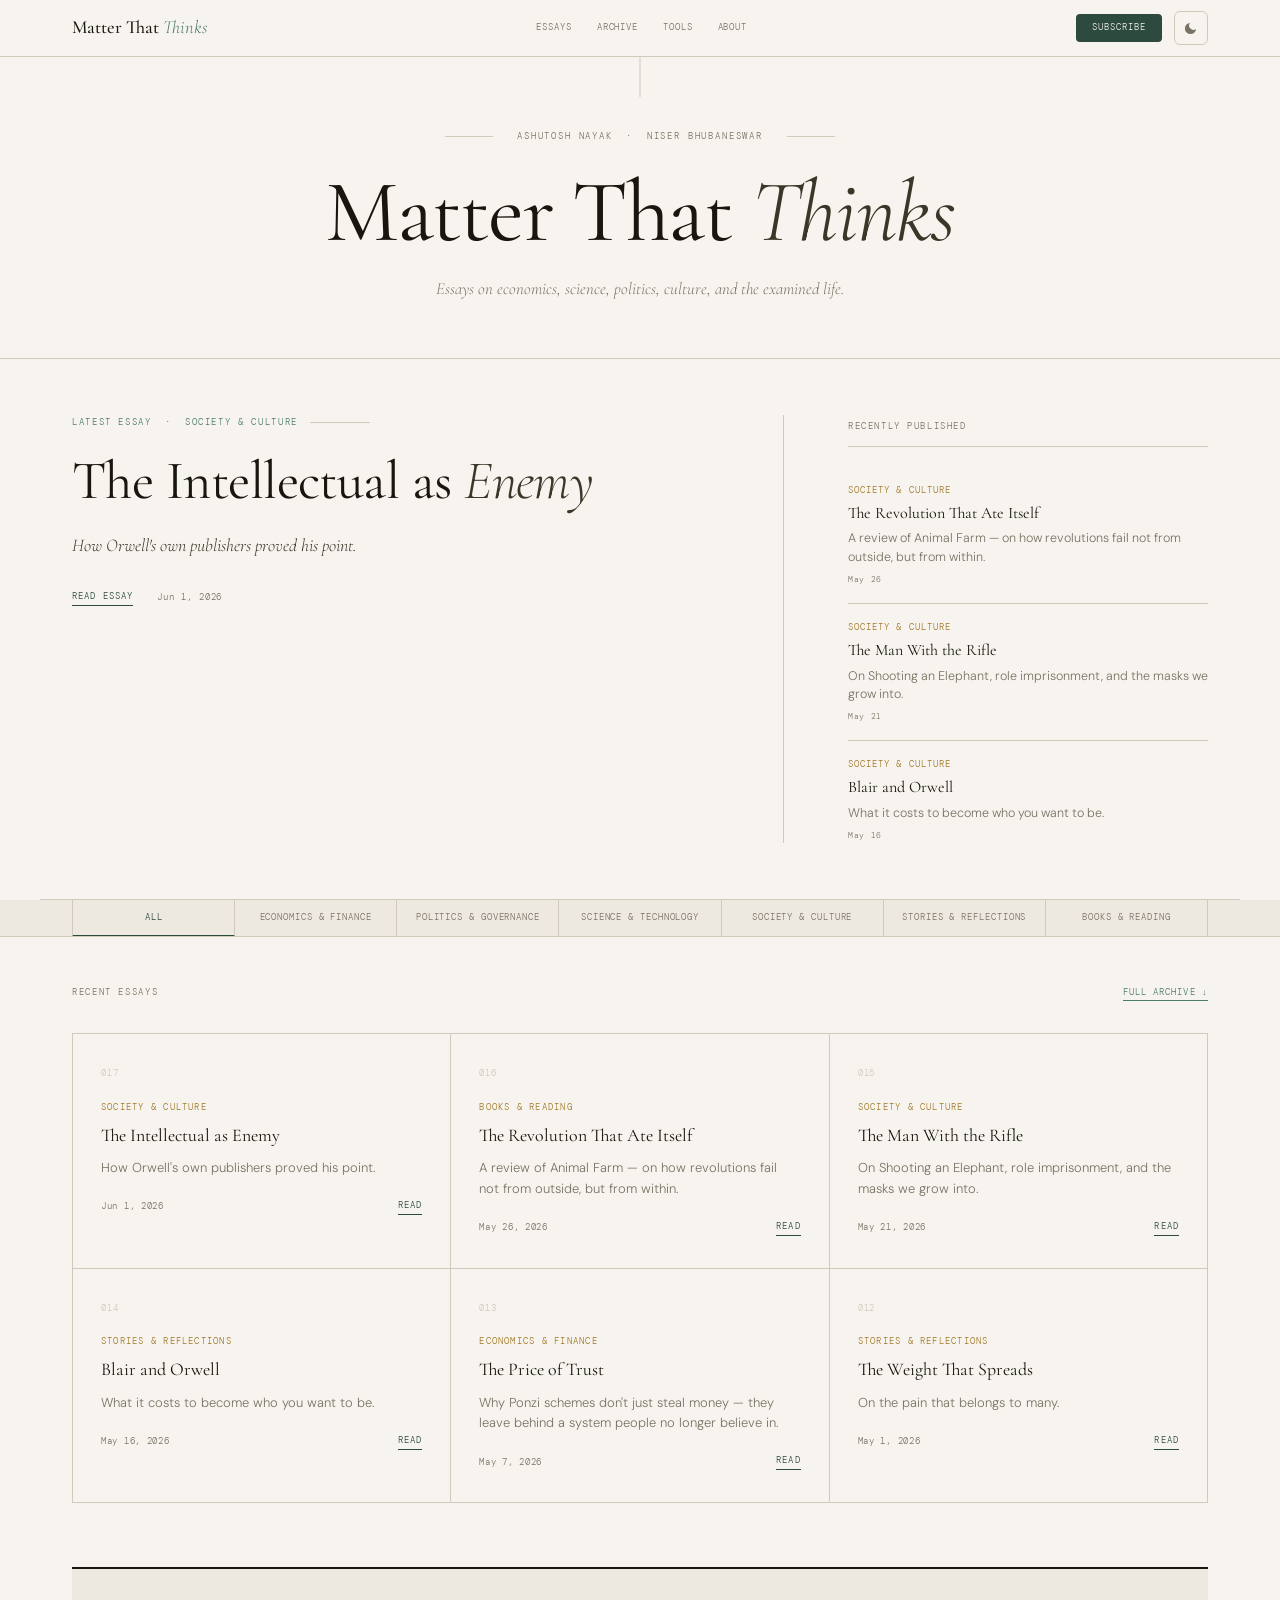
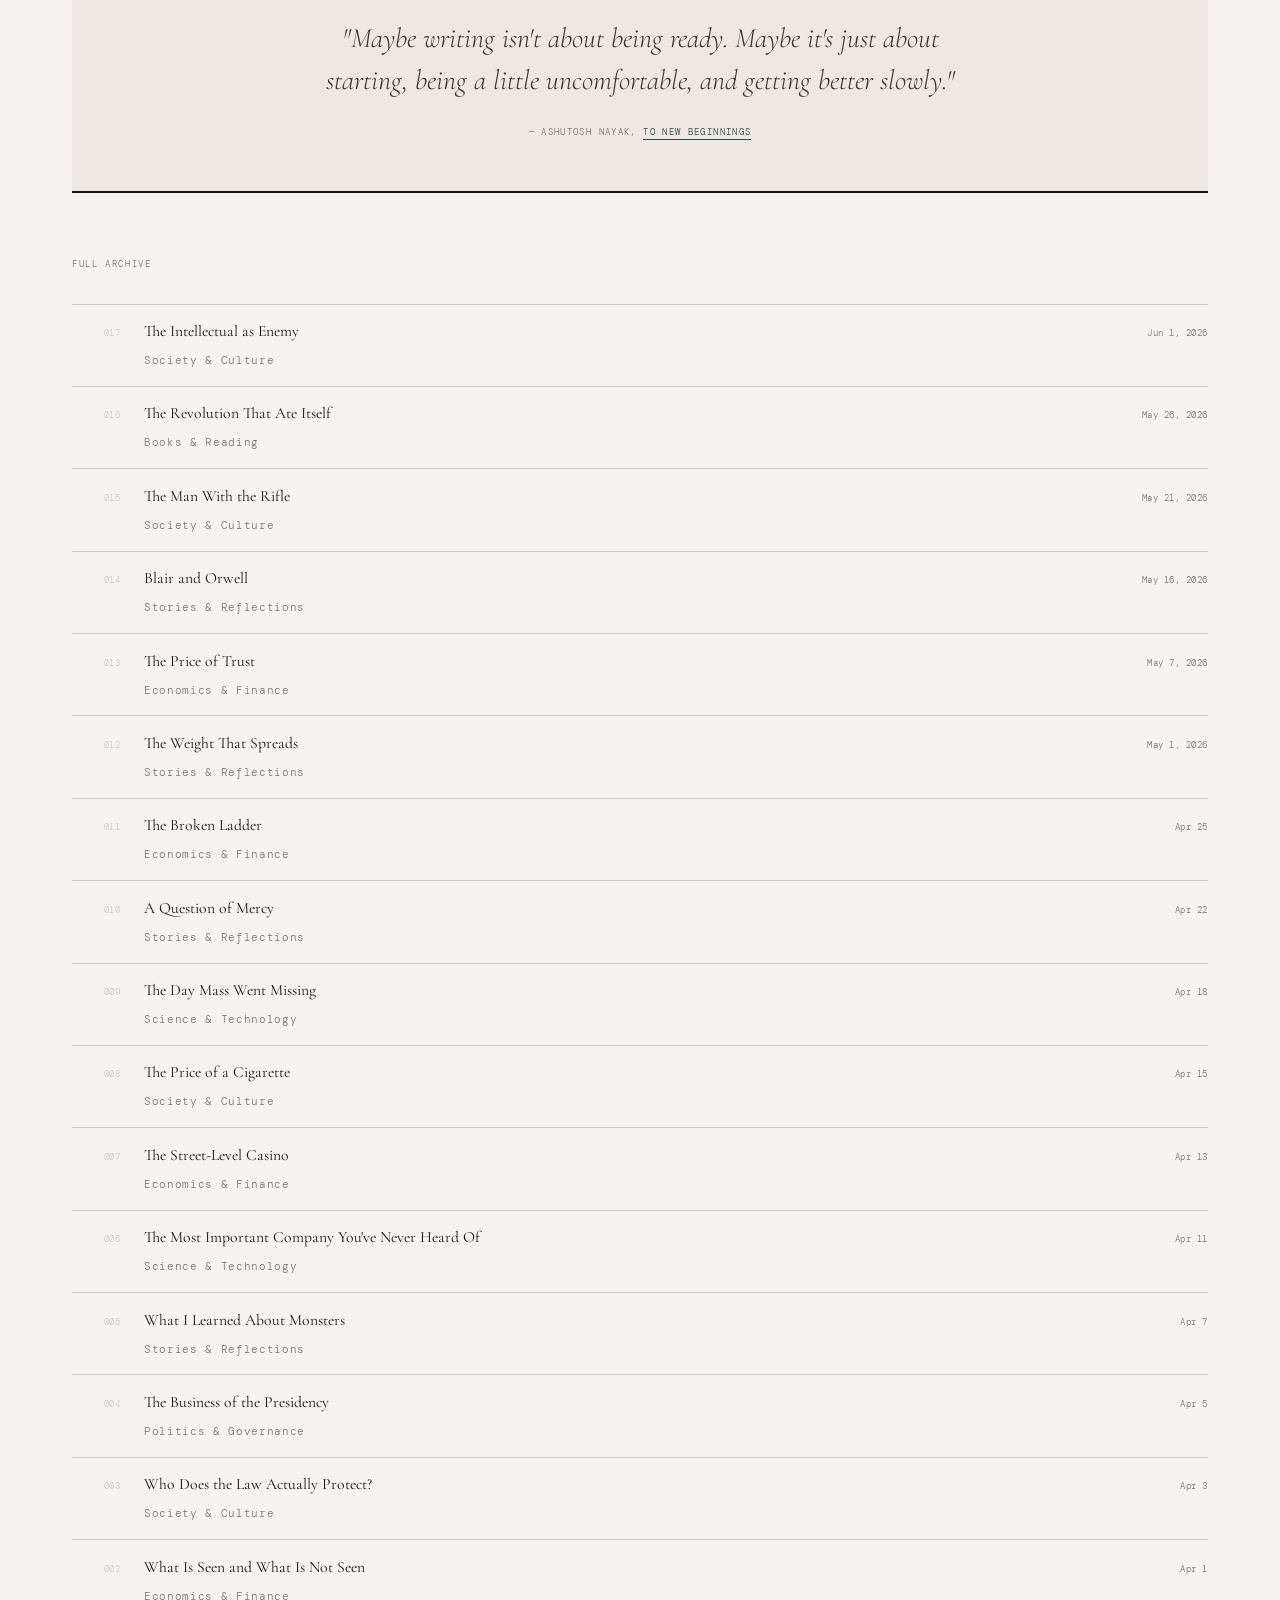
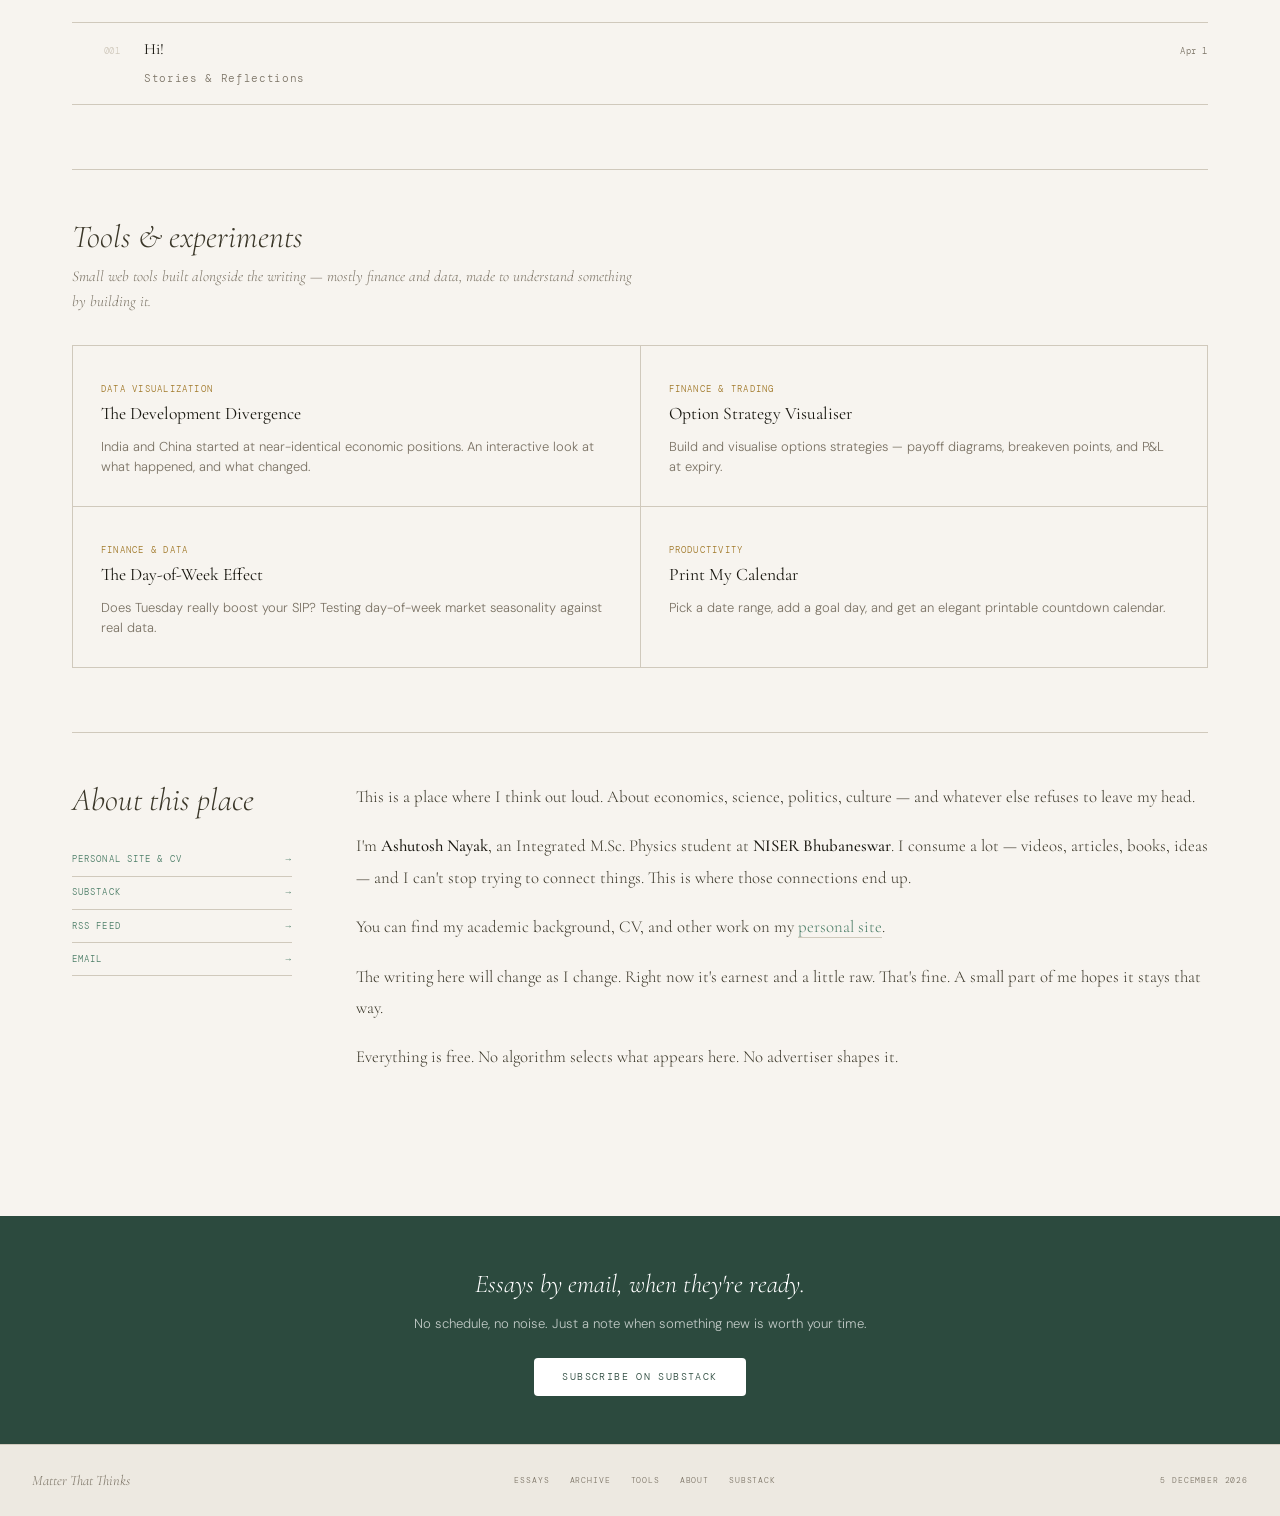
<file: index.html>
<!DOCTYPE html>
<html lang="en" data-theme="light">
<head>
<meta charset="UTF-8">
<meta name="viewport" content="width=device-width, initial-scale=1.0">
<title>Matter That Thinks — Ashutosh Nayak</title>
<meta name="description" content="Essays on economics, science, politics, culture, and the examined life. By Ashutosh Nayak.">
<link rel="canonical" href="https://matterthathinks.github.io/">
<meta property="og:type" content="website">
<meta property="og:title" content="Matter That Thinks — Ashutosh Nayak">
<meta property="og:description" content="Essays on economics, science, politics, culture, and the examined life. By Ashutosh Nayak.">
<meta property="og:url" content="https://matterthathinks.github.io/">
<meta name="twitter:card" content="summary">
<link rel="preconnect" href="https://fonts.googleapis.com">
<link rel="preconnect" href="https://fonts.gstatic.com" crossorigin>
<link href="https://fonts.googleapis.com/css2?family=Cormorant+Garamond:ital,wght@0,300;0,400;0,500;0,600;1,300;1,400;1,500&family=DM+Sans:ital,wght@0,300;0,400;0,500;1,300&family=DM+Mono:wght@300;400&display=swap" rel="stylesheet">
<style>
/* ── TOKENS ── */
:root {
  --bg:       #f7f4ef;
  --bg2:      #ede9e1;
  --bg3:      #e3ddd2;
  --ink:      #18160f;
  --ink2:     #3a3628;
  --ink3:     #7a7264;
  --rule:     #d0c9bc;
  --accent:   #2c4a3e;
  --accent2:  #4a7c66;
  --gold:     #a07828;
  --serif:    'Cormorant Garamond', Georgia, serif;
  --sans:     'DM Sans', system-ui, sans-serif;
  --mono:     'DM Mono', monospace;
  --t:        0.2s ease;
}
[data-theme="dark"] {
  --bg:       #111009;
  --bg2:      #1a1812;
  --bg3:      #242018;
  --ink:      #f0ece2;
  --ink2:     #c8c2b0;
  --ink3:     #7a7264;
  --rule:     #2e2b22;
  --accent:   #5a9e80;
  --accent2:  #7bbda0;
  --gold:     #c09848;
}
*, *::before, *::after { box-sizing: border-box; margin: 0; padding: 0; }
html { font-size: 16px; scroll-behavior: smooth; }
body {
  background: var(--bg); color: var(--ink);
  font-family: var(--sans); font-weight: 300; line-height: 1.6;
  transition: background var(--t), color var(--t);
}
a { color: inherit; text-decoration: none; }
::-webkit-scrollbar { width: 4px; }
::-webkit-scrollbar-track { background: var(--bg); }
::-webkit-scrollbar-thumb { background: var(--rule); border-radius: 2px; }

/* ── HEADER ── */
.site-header {
  position: sticky; top: 0; z-index: 100;
  background: var(--bg); border-bottom: 1px solid var(--rule);
  transition: background var(--t), border-color var(--t);
}
.header-inner {
  max-width: 1200px; margin: 0 auto; padding: 0 2rem;
  height: 56px; display: flex; align-items: center;
  justify-content: space-between; gap: 2rem;
}
.logo { font-family: var(--serif); font-size: 1.15rem; font-weight: 500; color: var(--ink); white-space: nowrap; }
.logo em { font-style: italic; font-weight: 300; color: var(--accent2); }
.header-nav { display: flex; align-items: center; gap: 0.15rem; }
.header-nav a {
  font-family: var(--mono); font-size: 0.59rem; letter-spacing: 0.1em;
  text-transform: uppercase; color: var(--ink3);
  padding: 0.4rem 0.7rem; border-radius: 4px;
  transition: background var(--t), color var(--t);
}
.header-nav a:hover { background: var(--bg2); color: var(--ink); }
.header-right { display: flex; align-items: center; gap: 0.75rem; }
.substack-btn {
  font-family: var(--mono); font-size: 0.59rem; letter-spacing: 0.1em;
  text-transform: uppercase; color: var(--bg); background: var(--accent);
  padding: 0.4rem 1rem; border-radius: 4px; white-space: nowrap; transition: opacity var(--t);
}
.substack-btn:hover { opacity: 0.8; }
.theme-toggle {
  width: 34px; height: 34px; border: 1px solid var(--rule); border-radius: 6px;
  background: transparent; cursor: pointer;
  display: flex; align-items: center; justify-content: center;
  transition: background var(--t); flex-shrink: 0;
}
.theme-toggle:hover { background: var(--bg2); }
.theme-toggle svg { width: 15px; height: 15px; fill: var(--ink3); transition: fill var(--t); }

/* ── MASTHEAD ── */
.masthead {
  border-bottom: 1px solid var(--rule); padding: 4.5rem 2rem 3.5rem;
  text-align: center; background: var(--bg); position: relative;
  animation: fadeUp 0.55s 0.05s both;
}
.masthead::before {
  content: ''; position: absolute; top: 0; left: 50%; transform: translateX(-50%);
  width: 1px; height: 40px; background: var(--rule);
}
.masthead-eyebrow {
  font-family: var(--mono); font-size: 0.57rem; letter-spacing: 0.2em;
  text-transform: uppercase; color: var(--ink3);
  margin-bottom: 1.5rem; display: flex; align-items: center; justify-content: center; gap: 1.5rem;
}
.masthead-eyebrow::before, .masthead-eyebrow::after { content: ''; width: 48px; height: 1px; background: var(--rule); }
.masthead-title {
  font-family: var(--serif); font-size: clamp(2.8rem, 7vw, 5.5rem);
  font-weight: 400; line-height: 1.0; letter-spacing: -0.02em; color: var(--ink); margin-bottom: 1.25rem;
}
.masthead-title em { font-style: italic; font-weight: 300; color: var(--ink2); }
.masthead-sub {
  font-family: var(--serif); font-style: italic; font-size: 1.05rem; font-weight: 300;
  color: var(--ink3); max-width: 460px; margin: 0 auto;
}

/* ── HERO ── */
.latest-hero {
  max-width: 1200px; margin: 0 auto; padding: 3.5rem 2rem;
  border-bottom: 1px solid var(--rule);
  display: grid; grid-template-columns: 1fr 1px 360px;
  gap: 0 4rem; align-items: start;
  animation: fadeUp 0.55s 0.1s both;
}
.hero-divider { background: var(--rule); align-self: stretch; transition: background var(--t); }
.hero-eyebrow {
  font-family: var(--mono); font-size: 0.57rem; letter-spacing: 0.18em;
  text-transform: uppercase; color: var(--accent2);
  margin-bottom: 1.25rem; display: flex; align-items: center; gap: 0.75rem;
}
.hero-eyebrow::after { content: ''; flex: 1; height: 1px; background: var(--rule); max-width: 60px; }
.hero-title {
  font-family: var(--serif); font-size: clamp(2rem, 4.5vw, 3.4rem);
  font-weight: 400; line-height: 1.15; letter-spacing: -0.01em; color: var(--ink); margin-bottom: 1.1rem;
}
.hero-title em { font-style: italic; font-weight: 300; color: var(--ink2); }
.hero-title a:hover { color: var(--accent2); }
.hero-dek {
  font-family: var(--serif); font-size: 1.12rem; font-weight: 300; font-style: italic;
  color: var(--ink2); line-height: 1.7; margin-bottom: 1.75rem; max-width: 520px;
}
.hero-meta { display: flex; align-items: center; gap: 1.5rem; flex-wrap: wrap; }
.read-link {
  font-family: var(--mono); font-size: 0.59rem; letter-spacing: 0.12em;
  text-transform: uppercase; color: var(--accent);
  border-bottom: 1px solid var(--accent); padding-bottom: 1px; transition: opacity var(--t);
}
.read-link:hover { opacity: 0.6; }
.meta-date { font-family: var(--mono); font-size: 0.57rem; letter-spacing: 0.1em; color: var(--ink3); }

/* Sidebar */
.hero-sidebar { padding-top: 0.25rem; }
.sidebar-label {
  font-family: var(--mono); font-size: 0.55rem; letter-spacing: 0.18em;
  text-transform: uppercase; color: var(--ink3);
  margin-bottom: 1.25rem; padding-bottom: 0.75rem; border-bottom: 1px solid var(--rule);
}
.sidebar-item { padding: 1rem 0; border-bottom: 1px solid var(--rule); }
.sidebar-item:last-child { border-bottom: none; padding-bottom: 0; }
.sidebar-cat {
  font-family: var(--mono); font-size: 0.55rem; letter-spacing: 0.12em;
  text-transform: uppercase; color: var(--gold); margin-bottom: 0.4rem;
}
.sidebar-title {
  font-family: var(--serif); font-size: 1rem; font-weight: 400; line-height: 1.35;
  color: var(--ink); display: block; margin-bottom: 0.3rem; transition: color var(--t);
}
.sidebar-title:hover { color: var(--accent2); }
.sidebar-dek { font-size: 0.78rem; color: var(--ink3); line-height: 1.5; font-weight: 300; }
.sidebar-date { font-family: var(--mono); font-size: 0.53rem; color: var(--ink3); letter-spacing: 0.08em; margin-top: 0.4rem; display: block; }

/* ── CATEGORY BAR ── */
.category-bar {
  border-bottom: 1px solid var(--rule); background: var(--bg2);
  transition: background var(--t), border-color var(--t);
}
.category-bar-inner {
  max-width: 1200px; margin: 0 auto; padding: 0 2rem;
  display: flex; align-items: stretch; overflow-x: auto; scrollbar-width: none;
}
.category-bar-inner::-webkit-scrollbar { display: none; }
.cat-tab {
  font-family: var(--mono); font-size: 0.57rem; letter-spacing: 0.1em;
  text-transform: uppercase; color: var(--ink3);
  padding: 0.65rem 1.05rem; white-space: nowrap;
  flex: 1; text-align: center;
  border-right: 1px solid var(--rule); cursor: pointer;
  border-bottom: 2px solid transparent; margin-bottom: -1px;
  transition: background var(--t), color var(--t); user-select: none;
}
.cat-tab:first-child { border-left: 1px solid var(--rule); }
.cat-tab:hover { color: var(--ink); background: var(--bg3); }
.cat-tab.active { color: var(--accent); border-bottom-color: var(--accent); }

/* ── CONTENT AREA ── */
.content-area { max-width: 1200px; margin: 0 auto; padding: 3rem 2rem 5rem; }

.section-label {
  font-family: var(--mono); font-size: 0.57rem; letter-spacing: 0.18em;
  text-transform: uppercase; color: var(--ink3); margin-bottom: 2rem;
}
.section-label-row {
  display: flex; align-items: baseline; justify-content: space-between; margin-bottom: 2rem;
}
.section-label-row .section-label { margin-bottom: 0; }
.jump-link {
  font-family: var(--mono); font-size: 0.55rem; letter-spacing: 0.12em;
  text-transform: uppercase; color: var(--accent2);
  border-bottom: 1px solid var(--accent2); padding-bottom: 1px; transition: opacity var(--t);
}
.jump-link:hover { opacity: 0.6; }

/* ── ESSAY GRID ── */
.essays-grid {
  display: grid; grid-template-columns: repeat(3, 1fr);
  gap: 1px; background: var(--rule); border: 1px solid var(--rule);
  margin-bottom: 4rem; animation: fadeUp 0.55s 0.18s both;
  transition: background var(--t), border-color var(--t);
}
.essay-card {
  background: var(--bg); padding: 2rem 1.75rem;
  transition: background var(--t); position: relative; overflow: hidden;
}
.essay-card::after {
  content: ''; position: absolute; bottom: 0; left: 0; right: 0; height: 2px;
  background: var(--accent); transform: scaleX(0); transform-origin: left;
  transition: transform 0.25s ease;
}
.essay-card:hover { background: var(--bg2); }
.essay-card:hover::after { transform: scaleX(1); }
.card-n { font-family: var(--mono); font-size: 0.57rem; color: var(--rule); letter-spacing: 0.1em; margin-bottom: 1.2rem; }
.card-cat {
  font-family: var(--mono); font-size: 0.55rem; letter-spacing: 0.14em;
  text-transform: uppercase; color: var(--gold); margin-bottom: 0.55rem;
}
.card-title {
  font-family: var(--serif); font-size: 1.12rem; font-weight: 400;
  line-height: 1.35; color: var(--ink); margin-bottom: 0.7rem;
}
.card-title a:hover { color: var(--accent2); }
.card-blurb { font-size: 0.81rem; color: var(--ink3); line-height: 1.6; margin-bottom: 1.2rem; font-weight: 300; }
.card-foot { display: flex; align-items: center; justify-content: space-between; }
.card-date { font-family: var(--mono); font-size: 0.55rem; color: var(--ink3); letter-spacing: 0.08em; }

/* ── PULL QUOTE ── */
.pull-quote {
  border-top: 2px solid var(--ink); border-bottom: 2px solid var(--ink);
  padding: 3rem 0; margin: 0 0 4rem; text-align: center;
  background: var(--bg2); transition: background var(--t), border-color var(--t);
}
.pull-quote blockquote {
  font-family: var(--serif); font-style: italic;
  font-size: clamp(1.2rem, 2.4vw, 1.75rem); font-weight: 300;
  line-height: 1.5; color: var(--ink2); max-width: 700px; margin: 0 auto 1rem; padding: 0 2rem;
}
.pull-quote cite { font-family: var(--mono); font-size: 0.57rem; letter-spacing: 0.15em; text-transform: uppercase; color: var(--ink3); font-style: normal; }

/* ── ARCHIVE ── */
.archive-list { margin-bottom: 4rem; }
.archive-item {
  display: grid; grid-template-columns: 3rem 1fr auto;
  gap: 0 1.5rem; align-items: baseline;
  padding: 0.9rem 0; border-bottom: 1px solid var(--rule);
}
.archive-item:first-child { border-top: 1px solid var(--rule); }
.a-n { font-family: var(--mono); font-size: 0.55rem; color: var(--rule); text-align: right; letter-spacing: 0.05em; }
.a-title {
  font-family: var(--serif); font-size: 0.98rem; font-weight: 400;
  color: var(--ink); display: block; margin-bottom: 0.12rem; transition: color var(--t);
}
.a-title:hover { color: var(--accent2); }
.a-sub { font-size: 0.7rem; font-family: var(--mono); color: var(--ink3); letter-spacing: 0.06em; }
.a-date { font-family: var(--mono); font-size: 0.55rem; color: var(--ink3); white-space: nowrap; letter-spacing: 0.06em; }

/* ── ABOUT ── */
.about-section {
  display: grid; grid-template-columns: 220px 1fr;
  gap: 4rem; padding: 3rem 0 0; border-top: 1px solid var(--rule); margin-bottom: 4rem;
}
.about-left {}
.about-title { font-family: var(--serif); font-size: 2rem; font-style: italic; font-weight: 300; color: var(--ink2); line-height: 1.2; margin-bottom: 1.5rem; }
.about-links { display: flex; flex-direction: column; gap: 0; }
.about-link {
  font-family: var(--mono); font-size: 0.57rem; letter-spacing: 0.12em; text-transform: uppercase; color: var(--accent2);
  border-bottom: 1px solid var(--rule); padding: 0.55rem 0;
  display: flex; align-items: center; justify-content: space-between;
  transition: color var(--t), border-color var(--t);
}
.about-link:hover { color: var(--accent); }
.about-link::after { content: '→'; }
.about-text { font-family: var(--serif); font-size: 1.05rem; font-weight: 300; line-height: 1.85; color: var(--ink2); }
.about-text p + p { margin-top: 1.1em; }
.about-text strong { font-weight: 500; color: var(--ink); }
.about-text a { color: var(--accent2); border-bottom: 1px solid var(--rule); transition: color var(--t), border-color var(--t); }
.about-text a:hover { color: var(--accent); border-color: var(--accent); }

/* ── TOOLS ── */
.tools-section { padding: 3rem 0; border-top: 1px solid var(--rule); margin-bottom: 1rem; }
.tools-title { font-family: var(--serif); font-size: 2rem; font-style: italic; font-weight: 300; color: var(--ink2); line-height: 1.2; margin-bottom: 0.5rem; }
.tools-sub { font-family: var(--serif); font-style: italic; font-size: 0.95rem; color: var(--ink3); margin-bottom: 2rem; max-width: 560px; }
.tools-grid {
  display: grid; grid-template-columns: repeat(2, 1fr);
  gap: 1px; background: var(--rule); border: 1px solid var(--rule);
  transition: background var(--t), border-color var(--t);
}
.tool-card {
  background: var(--bg); padding: 1.75rem; transition: background var(--t);
  position: relative; overflow: hidden;
}
.tool-card::after {
  content: ''; position: absolute; bottom: 0; left: 0; right: 0; height: 2px;
  background: var(--gold); transform: scaleX(0); transform-origin: left;
  transition: transform 0.25s ease;
}
.tool-card:hover { background: var(--bg2); }
.tool-card:hover::after { transform: scaleX(1); }
.tool-cat {
  font-family: var(--mono); font-size: 0.55rem; letter-spacing: 0.14em;
  text-transform: uppercase; color: var(--gold); margin-bottom: 0.55rem;
}
.tool-title { font-family: var(--serif); font-size: 1.1rem; font-weight: 400; color: var(--ink); margin-bottom: 0.55rem; }
.tool-title:hover { color: var(--accent2); }
.tool-desc { font-size: 0.81rem; color: var(--ink3); line-height: 1.6; font-weight: 300; }
@media (max-width: 640px) { .tools-grid { grid-template-columns: 1fr; } }

/* ── SUBSCRIBE ── */
.subscribe-band {
  background: var(--accent); padding: 3rem 2rem; text-align: center; transition: background var(--t);
}
.subscribe-band h3 { font-family: var(--serif); font-size: 1.6rem; font-style: italic; font-weight: 300; color: #fff; margin-bottom: 0.5rem; }
.subscribe-band p { font-size: 0.82rem; color: rgba(255,255,255,0.7); margin-bottom: 1.5rem; font-weight: 300; }
.subscribe-cta {
  display: inline-block; font-family: var(--mono); font-size: 0.62rem;
  letter-spacing: 0.14em; text-transform: uppercase; color: var(--accent);
  background: #fff; padding: 0.7rem 1.75rem; border-radius: 4px; transition: opacity var(--t);
}
.subscribe-cta:hover { opacity: 0.85; }

/* ── FOOTER ── */
footer {
  background: var(--bg2); border-top: 1px solid var(--rule); padding: 1.5rem 2rem;
  display: flex; align-items: center; justify-content: space-between; gap: 1rem;
  transition: background var(--t), border-color var(--t);
}
.footer-logo { font-family: var(--serif); font-style: italic; font-size: 0.9rem; color: var(--ink3); }
.footer-mono { font-family: var(--mono); font-size: 0.53rem; letter-spacing: 0.1em; color: var(--ink3); text-transform: uppercase; }
.footer-nav { display: flex; gap: 1.25rem; }
.footer-nav a { font-family: var(--mono); font-size: 0.53rem; letter-spacing: 0.1em; text-transform: uppercase; color: var(--ink3); transition: color var(--t); }
.footer-nav a:hover { color: var(--accent2); }

/* ── ANIMATION ── */
@keyframes fadeUp {
  from { opacity: 0; transform: translateY(14px); }
  to   { opacity: 1; transform: translateY(0); }
}

/* ── RESPONSIVE ── */
@media (max-width: 920px) {
  .latest-hero { grid-template-columns: 1fr; gap: 2.5rem 0; }
  .hero-divider { display: none; }
  .essays-grid { grid-template-columns: 1fr 1fr; }
  .about-section { grid-template-columns: 1fr; gap: 2rem; }
  .header-nav { display: none; }
}
@media (max-width: 600px) {
  .header-inner { padding: 0 1.25rem; }
  .masthead, .latest-hero { padding-left: 1.25rem; padding-right: 1.25rem; }
  .content-area { padding: 2.5rem 1.25rem 4rem; }
  .essays-grid { grid-template-columns: 1fr; }
  .archive-item { grid-template-columns: 2.5rem 1fr; }
  .a-date { display: none; }
  .subscribe-band { padding: 2.5rem 1.25rem; }
  footer { flex-direction: column; text-align: center; padding: 1.5rem 1.25rem; gap: 0.75rem; }
  .footer-nav { justify-content: center; flex-wrap: wrap; gap: 1rem; }
}
</style>
</head>
<body>

<!-- ── HEADER ── -->
<header class="site-header">
  <div class="header-inner">
    <a href="/" class="logo">Matter That <em>Thinks</em></a>
    <nav class="header-nav">
      <a href="#essays">Essays</a>
      <a href="#archive">Archive</a>
      <a href="#tools">Tools</a>
      <a href="#about">About</a>
    </nav>
    <div class="header-right">
      <a href="https://matterthathinks.substack.com" target="_blank" class="substack-btn">Subscribe</a>
      <button class="theme-toggle" id="themeBtn" aria-label="Toggle dark mode">
        <svg id="themeIcon" viewBox="0 0 24 24"><path d="M21 12.79A9 9 0 1 1 11.21 3 7 7 0 0 0 21 12.79z"/></svg>
      </button>
    </div>
  </div>
</header>

<!-- ── MASTHEAD ── -->
<div class="masthead">
  <div class="masthead-eyebrow">Ashutosh Nayak &nbsp;·&nbsp; NISER Bhubaneswar</div>
  <h1 class="masthead-title">Matter That <em>Thinks</em></h1>
  <p class="masthead-sub">Essays on economics, science, politics, culture, and the examined life.</p>
</div>

<!-- ── HERO ── -->
<section class="latest-hero">
  <article>
    <div class="hero-eyebrow">Latest Essay &nbsp;·&nbsp; Society &amp; Culture</div>
    <h2 class="hero-title">
      <a href="https://matterthathinks.substack.com/p/the-intellectual-as-enemy" target="_blank">
        The Intellectual as <em>Enemy</em>
      </a>
    </h2>
    <p class="hero-dek">How Orwell's own publishers proved his point.</p>
    <div class="hero-meta">
      <a href="https://matterthathinks.substack.com/p/the-intellectual-as-enemy" target="_blank" class="read-link">Read essay</a>
      <span class="meta-date">Jun 1, 2026</span>
    </div>
  </article>

  <div class="hero-divider"></div>

  <aside class="hero-sidebar">
    <div class="sidebar-label">Recently published</div>

    <div class="sidebar-item">
      <div class="sidebar-cat">Society &amp; Culture</div>
      <a href="https://matterthathinks.substack.com/p/the-revolution-that-ate-itself" target="_blank" class="sidebar-title">The Revolution That Ate Itself</a>
      <p class="sidebar-dek">A review of Animal Farm — on how revolutions fail not from outside, but from within.</p>
      <span class="sidebar-date">May 26</span>
    </div>

    <div class="sidebar-item">
      <div class="sidebar-cat">Society &amp; Culture</div>
      <a href="https://matterthathinks.substack.com/p/the-man-with-the-rifle" target="_blank" class="sidebar-title">The Man With the Rifle</a>
      <p class="sidebar-dek">On Shooting an Elephant, role imprisonment, and the masks we grow into.</p>
      <span class="sidebar-date">May 21</span>
    </div>

    <div class="sidebar-item">
      <div class="sidebar-cat">Society &amp; Culture</div>
      <a href="https://matterthathinks.substack.com/p/blair-and-orwell" target="_blank" class="sidebar-title">Blair and Orwell</a>
      <p class="sidebar-dek">What it costs to become who you want to be.</p>
      <span class="sidebar-date">May 16</span>
    </div>
  </aside>
</section>

<!-- ── CATEGORY BAR ── -->
<div class="category-bar">
  <div class="category-bar-inner">
    <span class="cat-tab active" data-cat="all">All</span>
    <span class="cat-tab" data-cat="economics">Economics &amp; Finance</span>
    <span class="cat-tab" data-cat="politics">Politics &amp; Governance</span>
    <span class="cat-tab" data-cat="science">Science &amp; Technology</span>
    <span class="cat-tab" data-cat="society">Society &amp; Culture</span>
    <span class="cat-tab" data-cat="stories">Stories &amp; Reflections</span>
    <span class="cat-tab" data-cat="books">Books &amp; Reading</span>
  </div>
</div>

<!-- ── MAIN CONTENT ── -->
<div class="content-area">

  <!-- RECENT ESSAYS (latest 6) -->
  <div class="section-label-row" id="essays">
    <span class="section-label">Recent Essays</span>
    <a href="#archive" class="jump-link">Full archive ↓</a>
  </div>

  <div class="essays-grid" id="essayGrid">

    <article class="essay-card" data-cat="society">
      <div class="card-n">017</div>
      <div class="card-cat">Society &amp; Culture</div>
      <h3 class="card-title"><a href="https://matterthathinks.substack.com/p/the-intellectual-as-enemy" target="_blank">The Intellectual as Enemy</a></h3>
      <p class="card-blurb">How Orwell's own publishers proved his point.</p>
      <div class="card-foot"><span class="card-date">Jun 1, 2026</span><a href="https://matterthathinks.substack.com/p/the-intellectual-as-enemy" target="_blank" class="read-link">Read</a></div>
    </article>

    <article class="essay-card" data-cat="books">
      <div class="card-n">016</div>
      <div class="card-cat">Books &amp; Reading</div>
      <h3 class="card-title"><a href="https://matterthathinks.substack.com/p/the-revolution-that-ate-itself" target="_blank">The Revolution That Ate Itself</a></h3>
      <p class="card-blurb">A review of Animal Farm — on how revolutions fail not from outside, but from within.</p>
      <div class="card-foot"><span class="card-date">May 26, 2026</span><a href="https://matterthathinks.substack.com/p/the-revolution-that-ate-itself" target="_blank" class="read-link">Read</a></div>
    </article>

    <article class="essay-card" data-cat="society">
      <div class="card-n">015</div>
      <div class="card-cat">Society &amp; Culture</div>
      <h3 class="card-title"><a href="https://matterthathinks.substack.com/p/the-man-with-the-rifle" target="_blank">The Man With the Rifle</a></h3>
      <p class="card-blurb">On Shooting an Elephant, role imprisonment, and the masks we grow into.</p>
      <div class="card-foot"><span class="card-date">May 21, 2026</span><a href="https://matterthathinks.substack.com/p/the-man-with-the-rifle" target="_blank" class="read-link">Read</a></div>
    </article>

    <article class="essay-card" data-cat="stories">
      <div class="card-n">014</div>
      <div class="card-cat">Stories &amp; Reflections</div>
      <h3 class="card-title"><a href="https://matterthathinks.substack.com/p/blair-and-orwell" target="_blank">Blair and Orwell</a></h3>
      <p class="card-blurb">What it costs to become who you want to be.</p>
      <div class="card-foot"><span class="card-date">May 16, 2026</span><a href="https://matterthathinks.substack.com/p/blair-and-orwell" target="_blank" class="read-link">Read</a></div>
    </article>

    <article class="essay-card" data-cat="economics">
      <div class="card-n">013</div>
      <div class="card-cat">Economics &amp; Finance</div>
      <h3 class="card-title"><a href="https://matterthathinks.substack.com/p/the-price-of-trust" target="_blank">The Price of Trust</a></h3>
      <p class="card-blurb">Why Ponzi schemes don't just steal money — they leave behind a system people no longer believe in.</p>
      <div class="card-foot"><span class="card-date">May 7, 2026</span><a href="https://matterthathinks.substack.com/p/the-price-of-trust" target="_blank" class="read-link">Read</a></div>
    </article>

    <article class="essay-card" data-cat="stories">
      <div class="card-n">012</div>
      <div class="card-cat">Stories &amp; Reflections</div>
      <h3 class="card-title"><a href="https://matterthathinks.substack.com/p/the-weight-that-spreads" target="_blank">The Weight That Spreads</a></h3>
      <p class="card-blurb">On the pain that belongs to many.</p>
      <div class="card-foot"><span class="card-date">May 1, 2026</span><a href="https://matterthathinks.substack.com/p/the-weight-that-spreads" target="_blank" class="read-link">Read</a></div>
    </article>

  </div><!-- /essays-grid -->

  <!-- PULL QUOTE -->
  <div class="pull-quote">
    <blockquote>"Maybe writing isn't about being ready. Maybe it's just about starting, being a little uncomfortable, and getting better slowly."</blockquote>
    <cite>— Ashutosh Nayak, <a href="https://matterthathinks.substack.com/p/hi" target="_blank" style="color:var(--accent);border-bottom:1px solid var(--accent);padding-bottom:1px;transition:opacity 0.2s;" onmouseover="this.style.opacity='0.6'" onmouseout="this.style.opacity='1'">To new beginnings</a></cite>
  </div>

  <!-- FULL ARCHIVE -->
  <div class="section-label" id="archive">Full Archive</div>
  <div class="archive-list">
    <div class="archive-item">
      <span class="a-n">017</span>
      <div><a href="https://matterthathinks.substack.com/p/the-intellectual-as-enemy" target="_blank" class="a-title">The Intellectual as Enemy</a><span class="a-sub">Society &amp; Culture</span></div>
      <span class="a-date">Jun 1, 2026</span>
    </div>
    <div class="archive-item">
      <span class="a-n">016</span>
      <div><a href="https://matterthathinks.substack.com/p/the-revolution-that-ate-itself" target="_blank" class="a-title">The Revolution That Ate Itself</a><span class="a-sub">Books &amp; Reading</span></div>
      <span class="a-date">May 26, 2026</span>
    </div>
    <div class="archive-item">
      <span class="a-n">015</span>
      <div><a href="https://matterthathinks.substack.com/p/the-man-with-the-rifle" target="_blank" class="a-title">The Man With the Rifle</a><span class="a-sub">Society &amp; Culture</span></div>
      <span class="a-date">May 21, 2026</span>
    </div>
    <div class="archive-item">
      <span class="a-n">014</span>
      <div><a href="https://matterthathinks.substack.com/p/blair-and-orwell" target="_blank" class="a-title">Blair and Orwell</a><span class="a-sub">Stories &amp; Reflections</span></div>
      <span class="a-date">May 16, 2026</span>
    </div>
    <div class="archive-item">
      <span class="a-n">013</span>
      <div><a href="https://matterthathinks.substack.com/p/the-price-of-trust" target="_blank" class="a-title">The Price of Trust</a><span class="a-sub">Economics &amp; Finance</span></div>
      <span class="a-date">May 7, 2026</span>
    </div>
    <div class="archive-item">
      <span class="a-n">012</span>
      <div><a href="https://matterthathinks.substack.com/p/the-weight-that-spreads" target="_blank" class="a-title">The Weight That Spreads</a><span class="a-sub">Stories &amp; Reflections</span></div>
      <span class="a-date">May 1, 2026</span>
    </div>
    <div class="archive-item">
      <span class="a-n">011</span>
      <div><a href="https://matterthathinks.substack.com/p/the-broken-ladder" target="_blank" class="a-title">The Broken Ladder</a><span class="a-sub">Economics &amp; Finance</span></div>
      <span class="a-date">Apr 25</span>
    </div>
    <div class="archive-item">
      <span class="a-n">010</span>
      <div><a href="https://matterthathinks.substack.com/p/a-question-of-mercy" target="_blank" class="a-title">A Question of Mercy</a><span class="a-sub">Stories &amp; Reflections</span></div>
      <span class="a-date">Apr 22</span>
    </div>
    <div class="archive-item">
      <span class="a-n">009</span>
      <div><a href="https://matterthathinks.substack.com/p/the-day-mass-went-missing" target="_blank" class="a-title">The Day Mass Went Missing</a><span class="a-sub">Science &amp; Technology</span></div>
      <span class="a-date">Apr 18</span>
    </div>
    <div class="archive-item">
      <span class="a-n">008</span>
      <div><a href="https://matterthathinks.substack.com/p/the-price-of-a-cigarette" target="_blank" class="a-title">The Price of a Cigarette</a><span class="a-sub">Society &amp; Culture</span></div>
      <span class="a-date">Apr 15</span>
    </div>
    <div class="archive-item">
      <span class="a-n">007</span>
      <div><a href="https://matterthathinks.substack.com/p/the-street-level-casino" target="_blank" class="a-title">The Street-Level Casino</a><span class="a-sub">Economics &amp; Finance</span></div>
      <span class="a-date">Apr 13</span>
    </div>
    <div class="archive-item">
      <span class="a-n">006</span>
      <div><a href="https://matterthathinks.substack.com/p/the-most-important-company-youve" target="_blank" class="a-title">The Most Important Company You've Never Heard Of</a><span class="a-sub">Science &amp; Technology</span></div>
      <span class="a-date">Apr 11</span>
    </div>
    <div class="archive-item">
      <span class="a-n">005</span>
      <div><a href="https://matterthathinks.substack.com/p/what-i-learned-about-monsters" target="_blank" class="a-title">What I Learned About Monsters</a><span class="a-sub">Stories &amp; Reflections</span></div>
      <span class="a-date">Apr 7</span>
    </div>
    <div class="archive-item">
      <span class="a-n">004</span>
      <div><a href="https://matterthathinks.substack.com/p/the-business-of-the-presidency" target="_blank" class="a-title">The Business of the Presidency</a><span class="a-sub">Politics &amp; Governance</span></div>
      <span class="a-date">Apr 5</span>
    </div>
    <div class="archive-item">
      <span class="a-n">003</span>
      <div><a href="https://matterthathinks.substack.com/p/who-does-the-law-actually-protect" target="_blank" class="a-title">Who Does the Law Actually Protect?</a><span class="a-sub">Society &amp; Culture</span></div>
      <span class="a-date">Apr 3</span>
    </div>
    <div class="archive-item">
      <span class="a-n">002</span>
      <div><a href="https://matterthathinks.substack.com/p/what-is-seen-and-what-is-not-seen" target="_blank" class="a-title">What Is Seen and What Is Not Seen</a><span class="a-sub">Economics &amp; Finance</span></div>
      <span class="a-date">Apr 1</span>
    </div>
    <div class="archive-item">
      <span class="a-n">001</span>
      <div><a href="https://matterthathinks.substack.com/p/hi" target="_blank" class="a-title">Hi!</a><span class="a-sub">Stories &amp; Reflections</span></div>
      <span class="a-date">Apr 1</span>
    </div>
  </div><!-- /archive -->

  <!-- TOOLS -->
  <section class="tools-section" id="tools">
    <div class="tools-title">Tools &amp; <em>experiments</em></div>
    <p class="tools-sub">Small web tools built alongside the writing — mostly finance and data, made to understand something by building it.</p>
    <div class="tools-grid">
      <a href="/india-vs-china/" class="tool-card">
        <span class="tool-cat">Data Visualization</span>
        <p class="tool-title">The Development Divergence</p>
        <p class="tool-desc">India and China started at near-identical economic positions. An interactive look at what happened, and what changed.</p>
      </a>
      <a href="/option-strategy-visualizer/" class="tool-card">
        <span class="tool-cat">Finance &amp; Trading</span>
        <p class="tool-title">Option Strategy Visualiser</p>
        <p class="tool-desc">Build and visualise options strategies — payoff diagrams, breakeven points, and P&amp;L at expiry.</p>
      </a>
      <a href="/day-of-the-week-effect/" class="tool-card">
        <span class="tool-cat">Finance &amp; Data</span>
        <p class="tool-title">The Day-of-Week Effect</p>
        <p class="tool-desc">Does Tuesday really boost your SIP? Testing day-of-week market seasonality against real data.</p>
      </a>
      <a href="/print-my-calendar/" class="tool-card">
        <span class="tool-cat">Productivity</span>
        <p class="tool-title">Print My Calendar</p>
        <p class="tool-desc">Pick a date range, add a goal day, and get an elegant printable countdown calendar.</p>
      </a>
    </div>
  </section>

  <!-- ABOUT -->
  <section class="about-section" id="about">
    <div class="about-left">
      <div class="about-title">About this place</div>
      <div class="about-links">
        <a href="https://nayakashutosh.github.io/" target="_blank" class="about-link">Personal site &amp; CV</a>
        <a href="https://matterthathinks.substack.com" target="_blank" class="about-link">Substack</a>
        <a href="https://matterthathinks.substack.com/feed" target="_blank" class="about-link">RSS Feed</a>
        <a href="mailto:heyashunayak@gmail.com" class="about-link">Email</a>
      </div>
    </div>
    <div class="about-text">
      <p>This is a place where I think out loud. About economics, science, politics, culture — and whatever else refuses to leave my head.</p>
      <p>I'm <strong>Ashutosh Nayak</strong>, an Integrated M.Sc. Physics student at <strong>NISER Bhubaneswar</strong>. I consume a lot — videos, articles, books, ideas — and I can't stop trying to connect things. This is where those connections end up.</p>
      <p>You can find my academic background, CV, and other work on my <a href="https://nayakashutosh.github.io/" target="_blank">personal site</a>.</p>
      <p>The writing here will change as I change. Right now it's earnest and a little raw. That's fine. A small part of me hopes it stays that way.</p>
      <p>Everything is free. No algorithm selects what appears here. No advertiser shapes it.</p>
    </div>
  </section>

</div><!-- /content-area -->

<!-- SUBSCRIBE -->
<div class="subscribe-band">
  <h3>Essays by email, when they're ready.</h3>
  <p>No schedule, no noise. Just a note when something new is worth your time.</p>
  <a href="https://matterthathinks.substack.com" target="_blank" class="subscribe-cta">Subscribe on Substack</a>
</div>

<!-- FOOTER -->
<footer>
  <span class="footer-logo">Matter That Thinks</span>
  <nav class="footer-nav">
    <a href="#essays">Essays</a>
    <a href="#archive">Archive</a>
    <a href="#tools">Tools</a>
    <a href="#about">About</a>
    <a href="https://matterthathinks.substack.com" target="_blank">Substack</a>
  </nav>
  <span class="footer-mono" id="footerDate"></span>
</footer>

<script>
/* THEME */
var btn  = document.getElementById('themeBtn');
var icon = document.getElementById('themeIcon');
var html = document.documentElement;
var SUN  = 'M12 1v2M12 21v2M4.22 4.22l1.42 1.42M18.36 18.36l1.42 1.42M1 12h2M21 12h2M4.22 19.78l1.42-1.42M18.36 5.64l1.42-1.42M12 5a7 7 0 1 0 0 14A7 7 0 0 0 12 5z';
var MOON = 'M21 12.79A9 9 0 1 1 11.21 3 7 7 0 0 0 21 12.79z';
function applyTheme(dark) {
  html.setAttribute('data-theme', dark ? 'dark' : 'light');
  icon.innerHTML = '<path d="' + (dark ? SUN : MOON) + '"/>';
  try { localStorage.setItem('mtt-theme', dark ? 'dark' : 'light'); } catch(e){}
}
(function(){
  var saved = null;
  try { saved = localStorage.getItem('mtt-theme'); } catch(e){}
  applyTheme(saved ? saved === 'dark' : window.matchMedia('(prefers-color-scheme: dark)').matches);
})();
btn.addEventListener('click', function() {
  applyTheme(html.getAttribute('data-theme') === 'light');
});

/* CATEGORY FILTER */
document.querySelectorAll('.cat-tab').forEach(function(tab) {
  tab.addEventListener('click', function() {
    var cat = this.dataset.cat;
    document.querySelectorAll('.cat-tab').forEach(function(t){ t.classList.remove('active'); });
    this.classList.add('active');
    document.querySelectorAll('.essay-card').forEach(function(card) {
      card.style.display = (cat === 'all' || card.dataset.cat === cat) ? '' : 'none';
    });
  });
});

/* DATE */
document.getElementById('footerDate').textContent =
  new Date().toLocaleDateString('en-GB', { year:'numeric', month:'long', day:'numeric' });
</script>
</body>
</html>
</file>
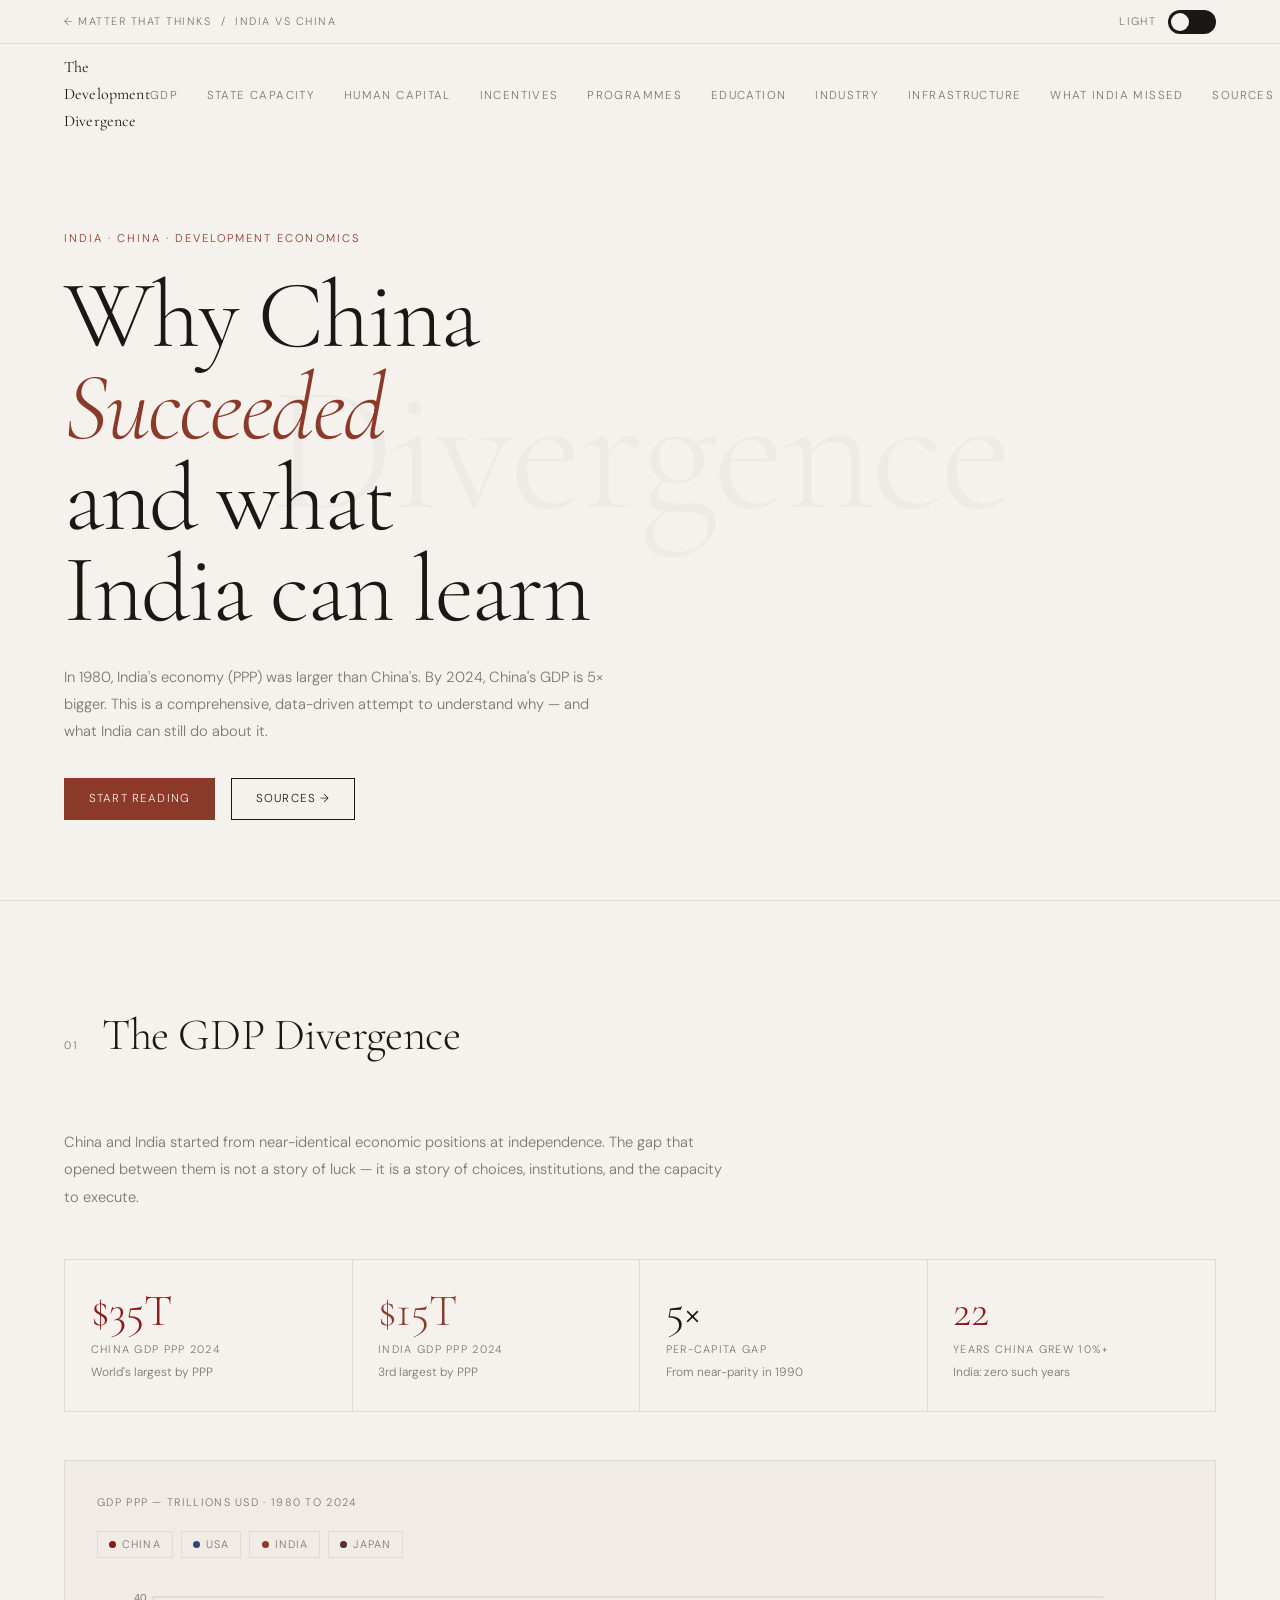
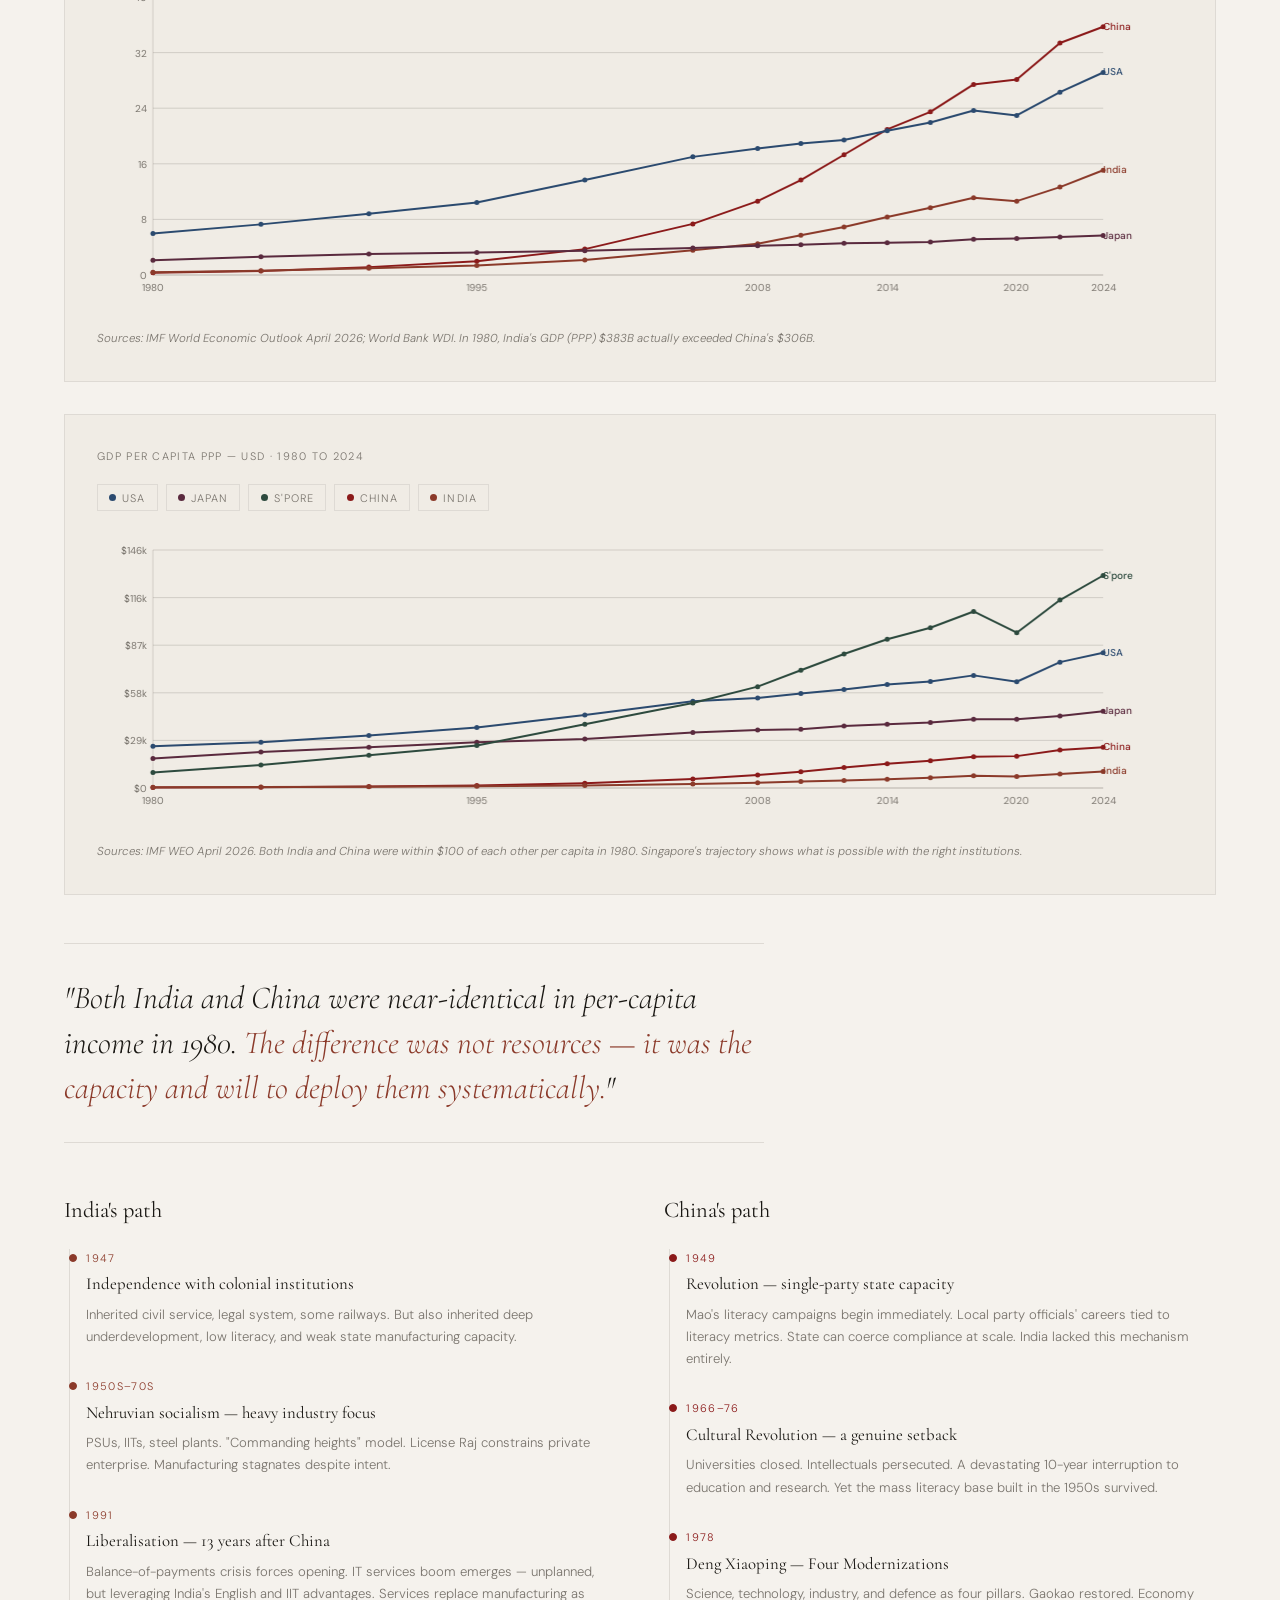
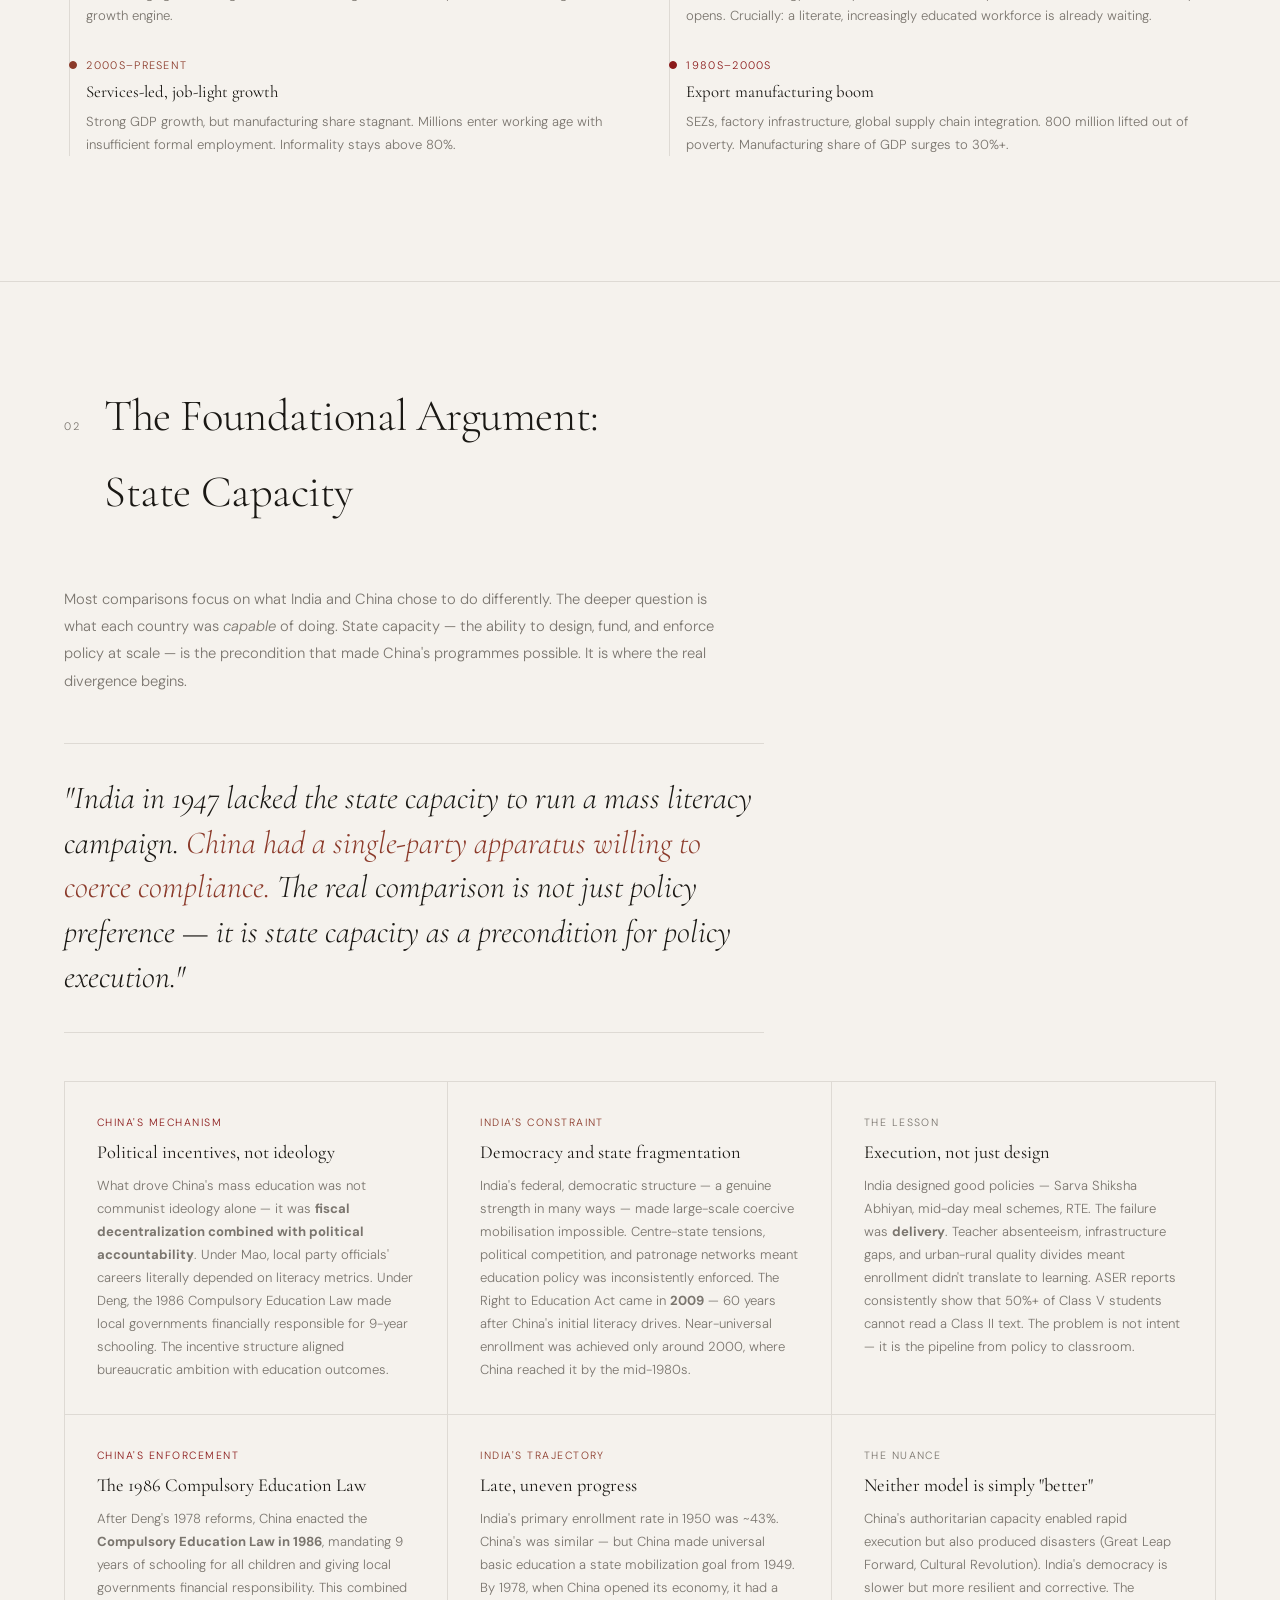
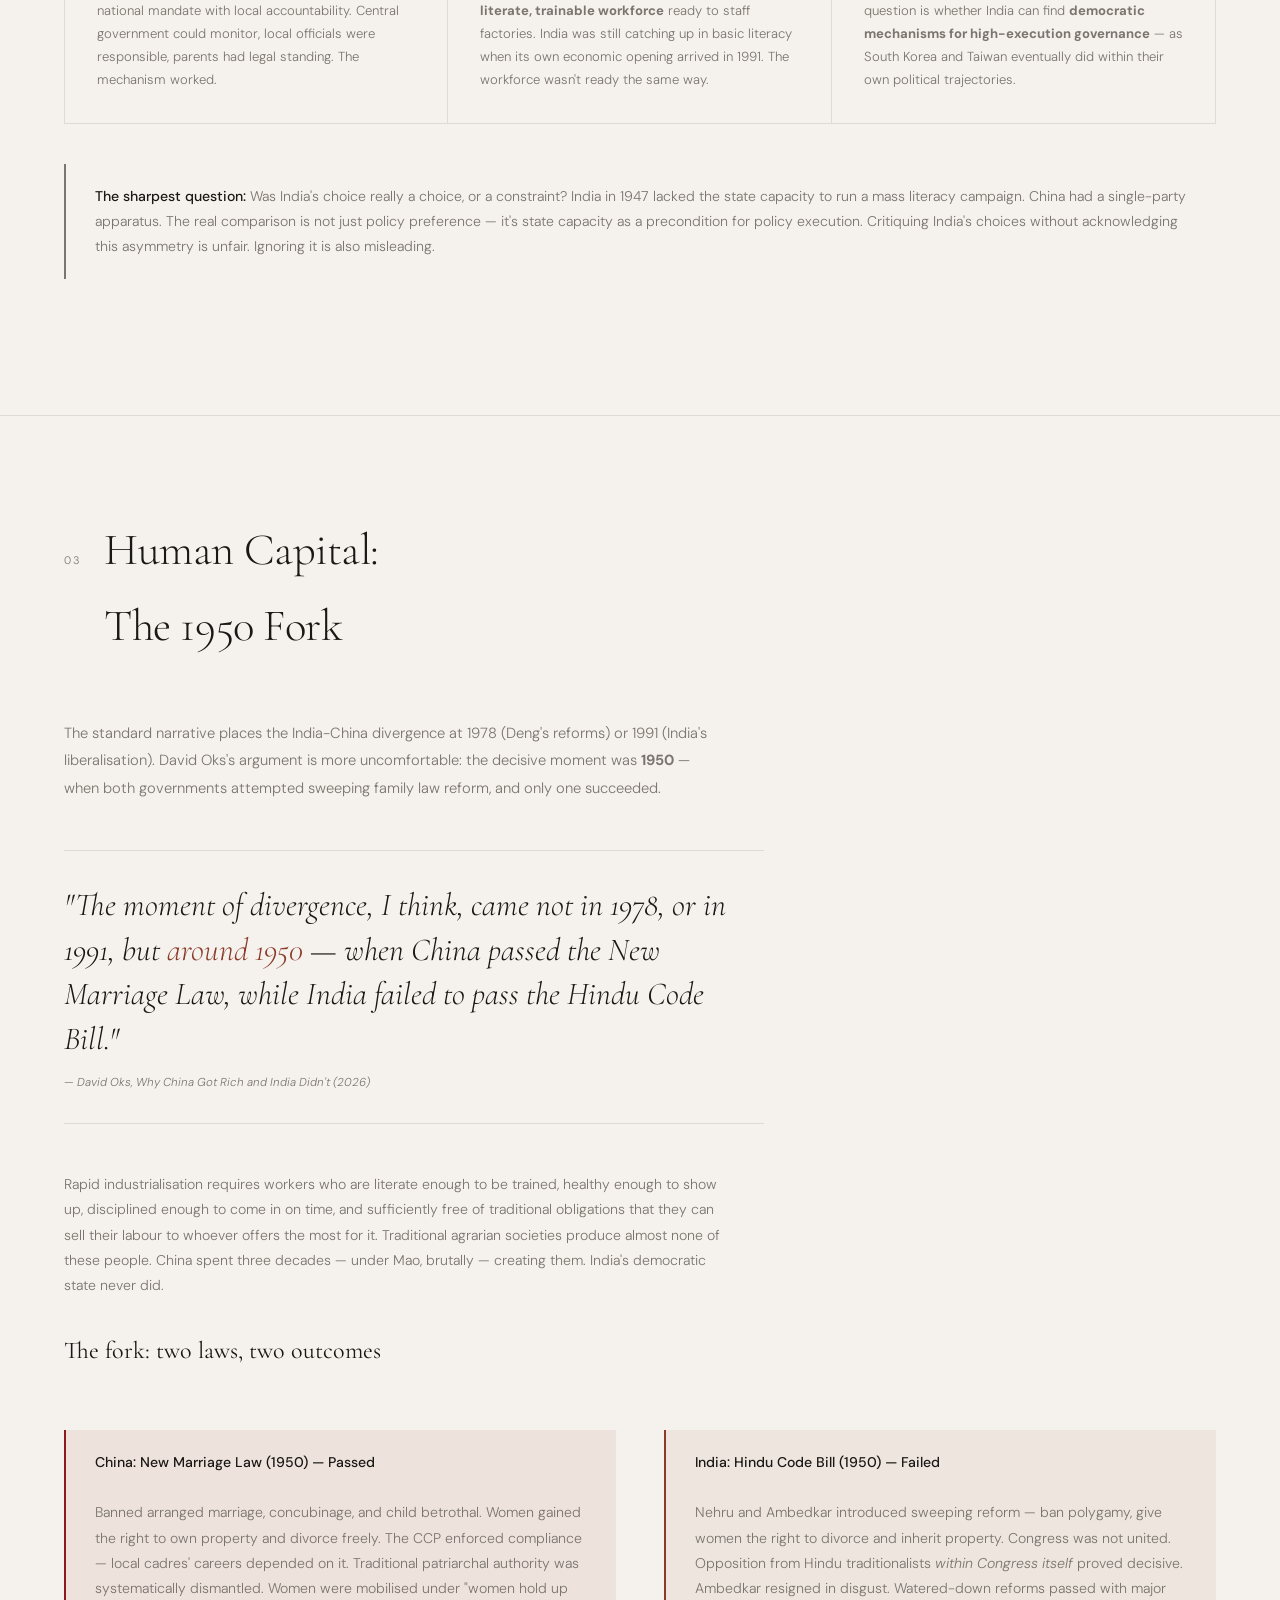
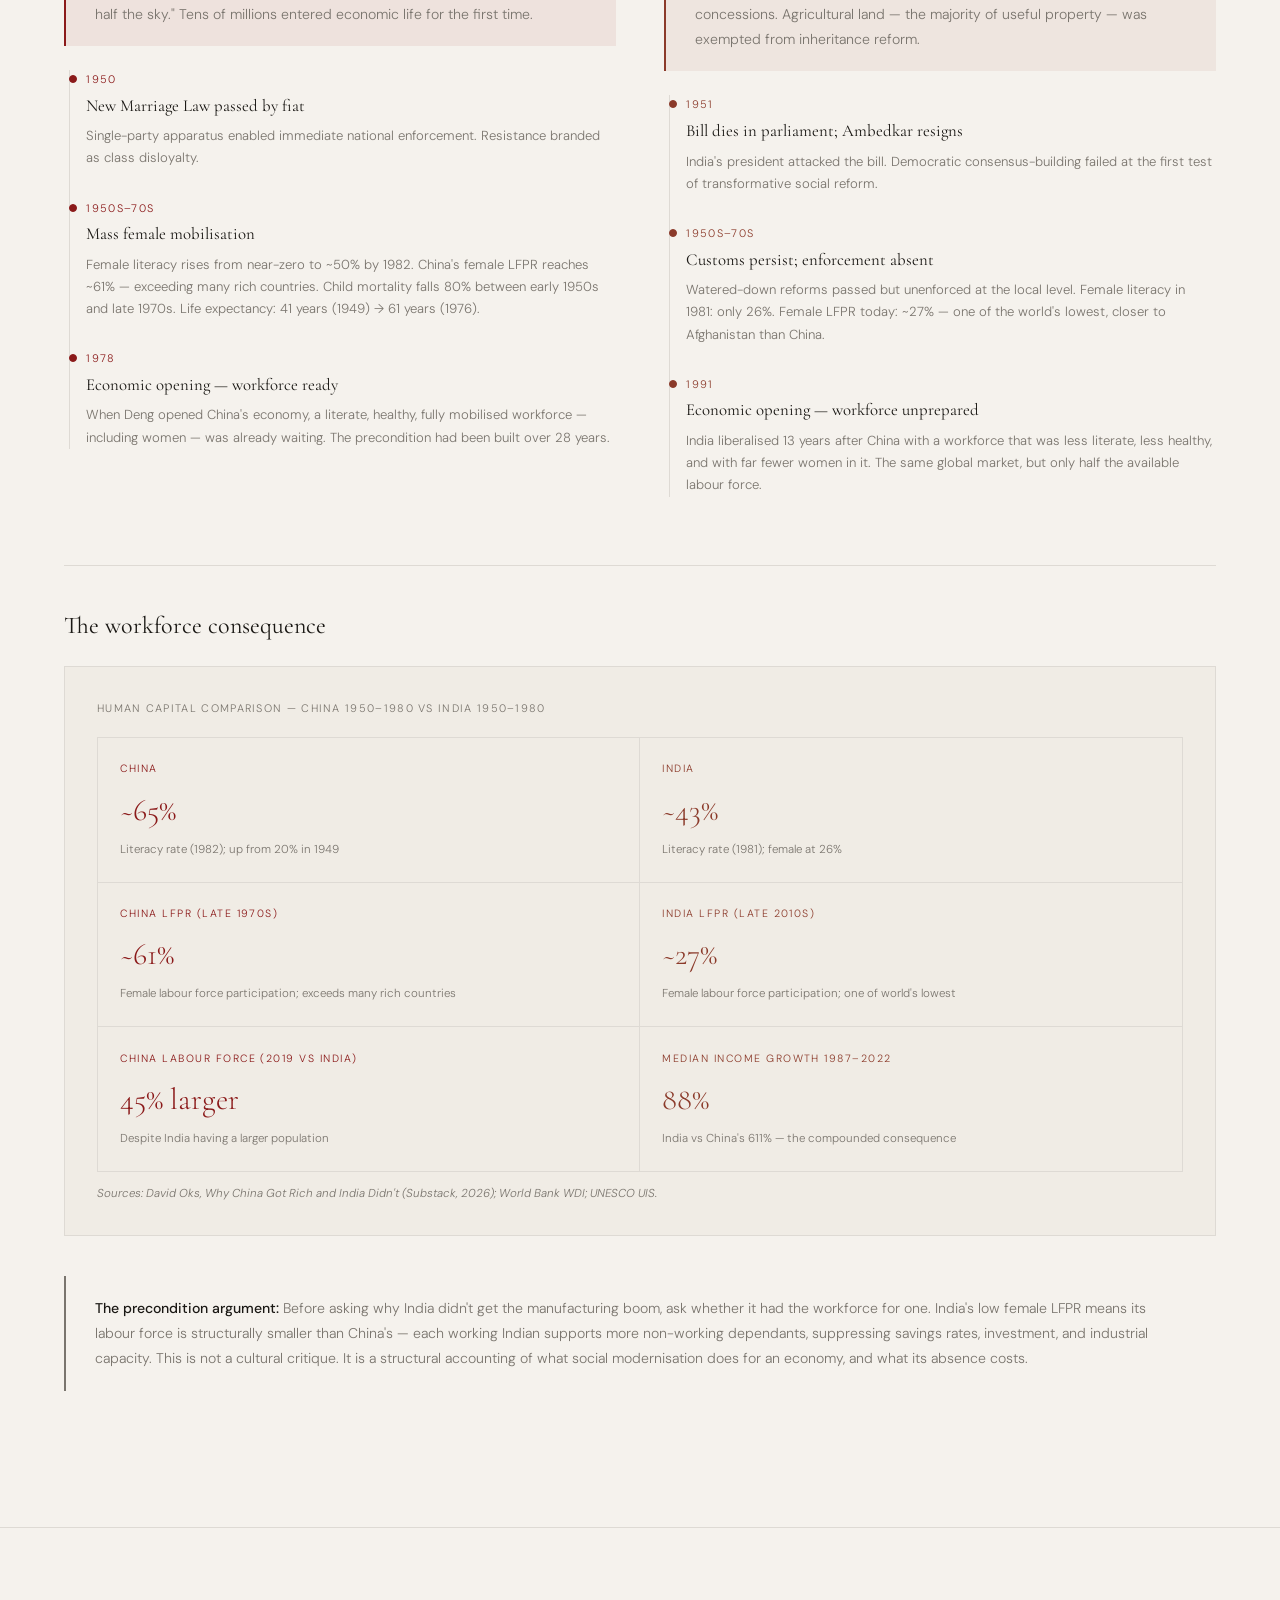
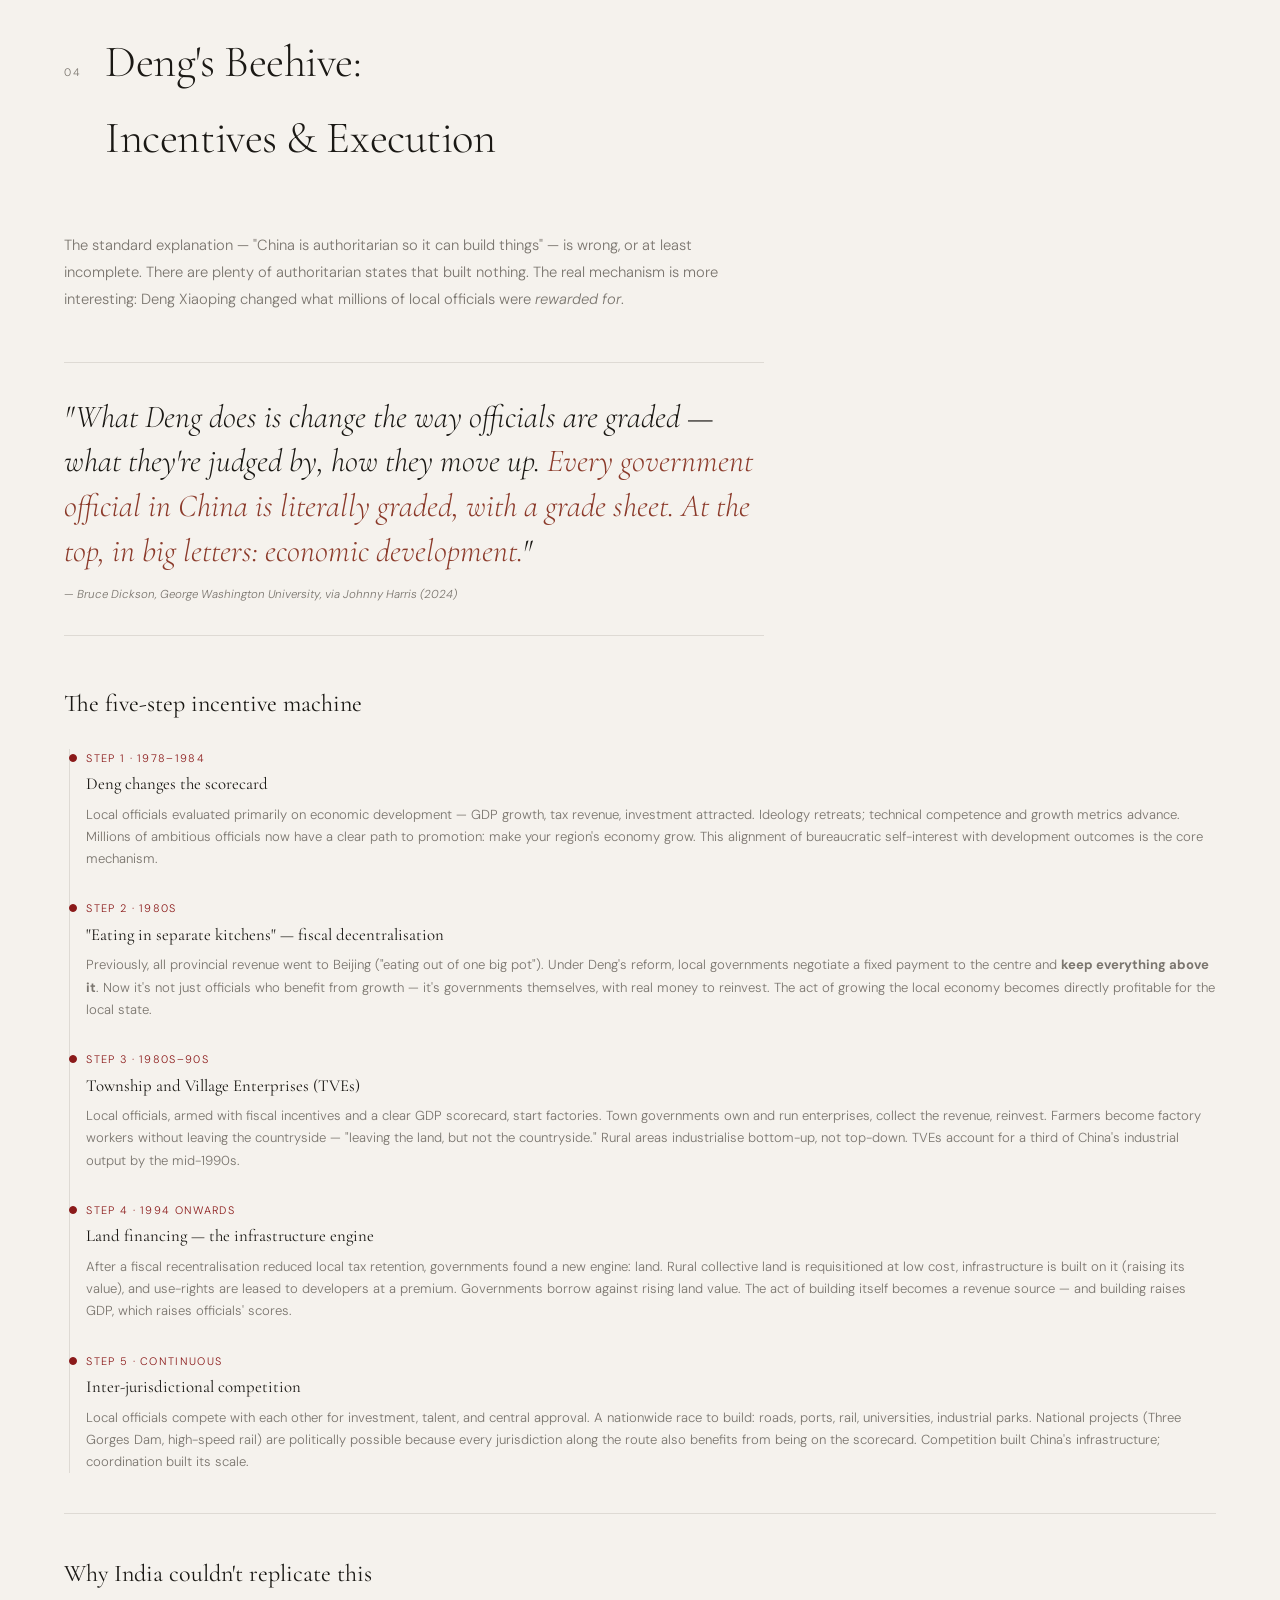
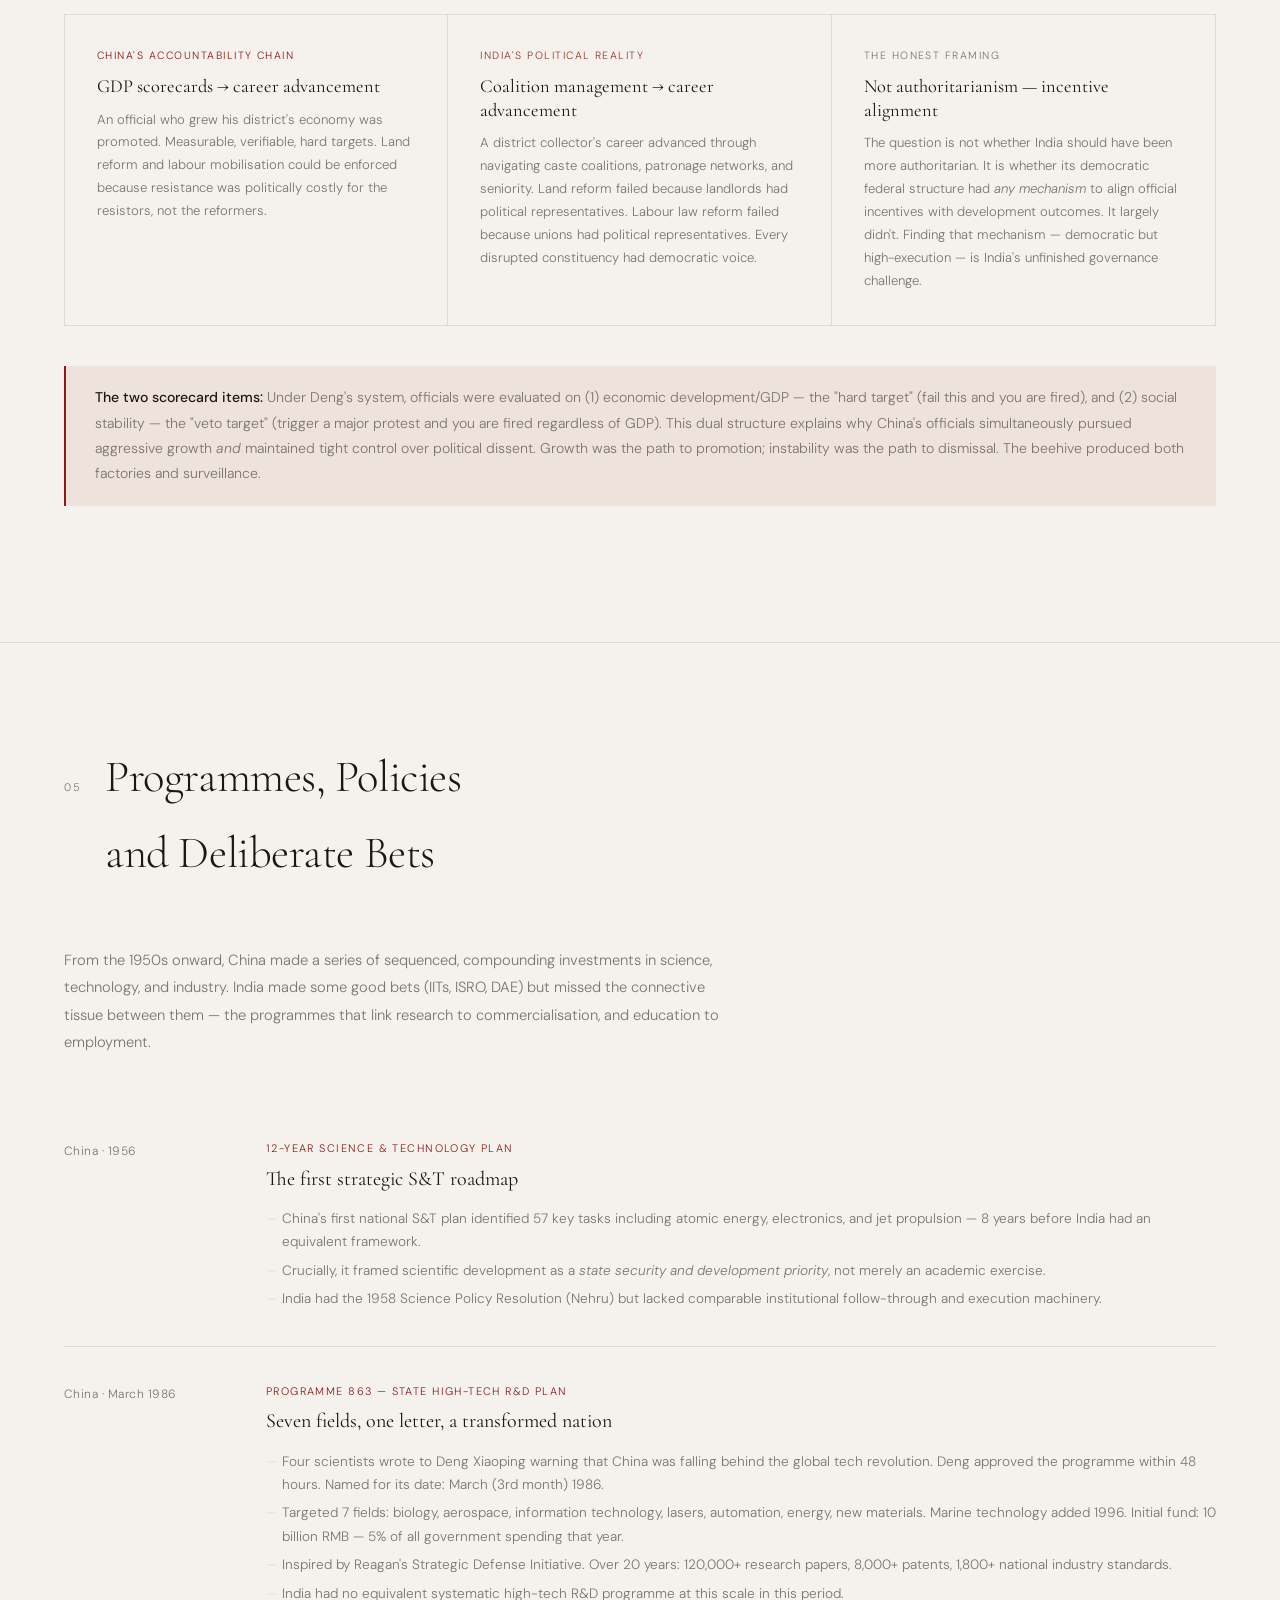
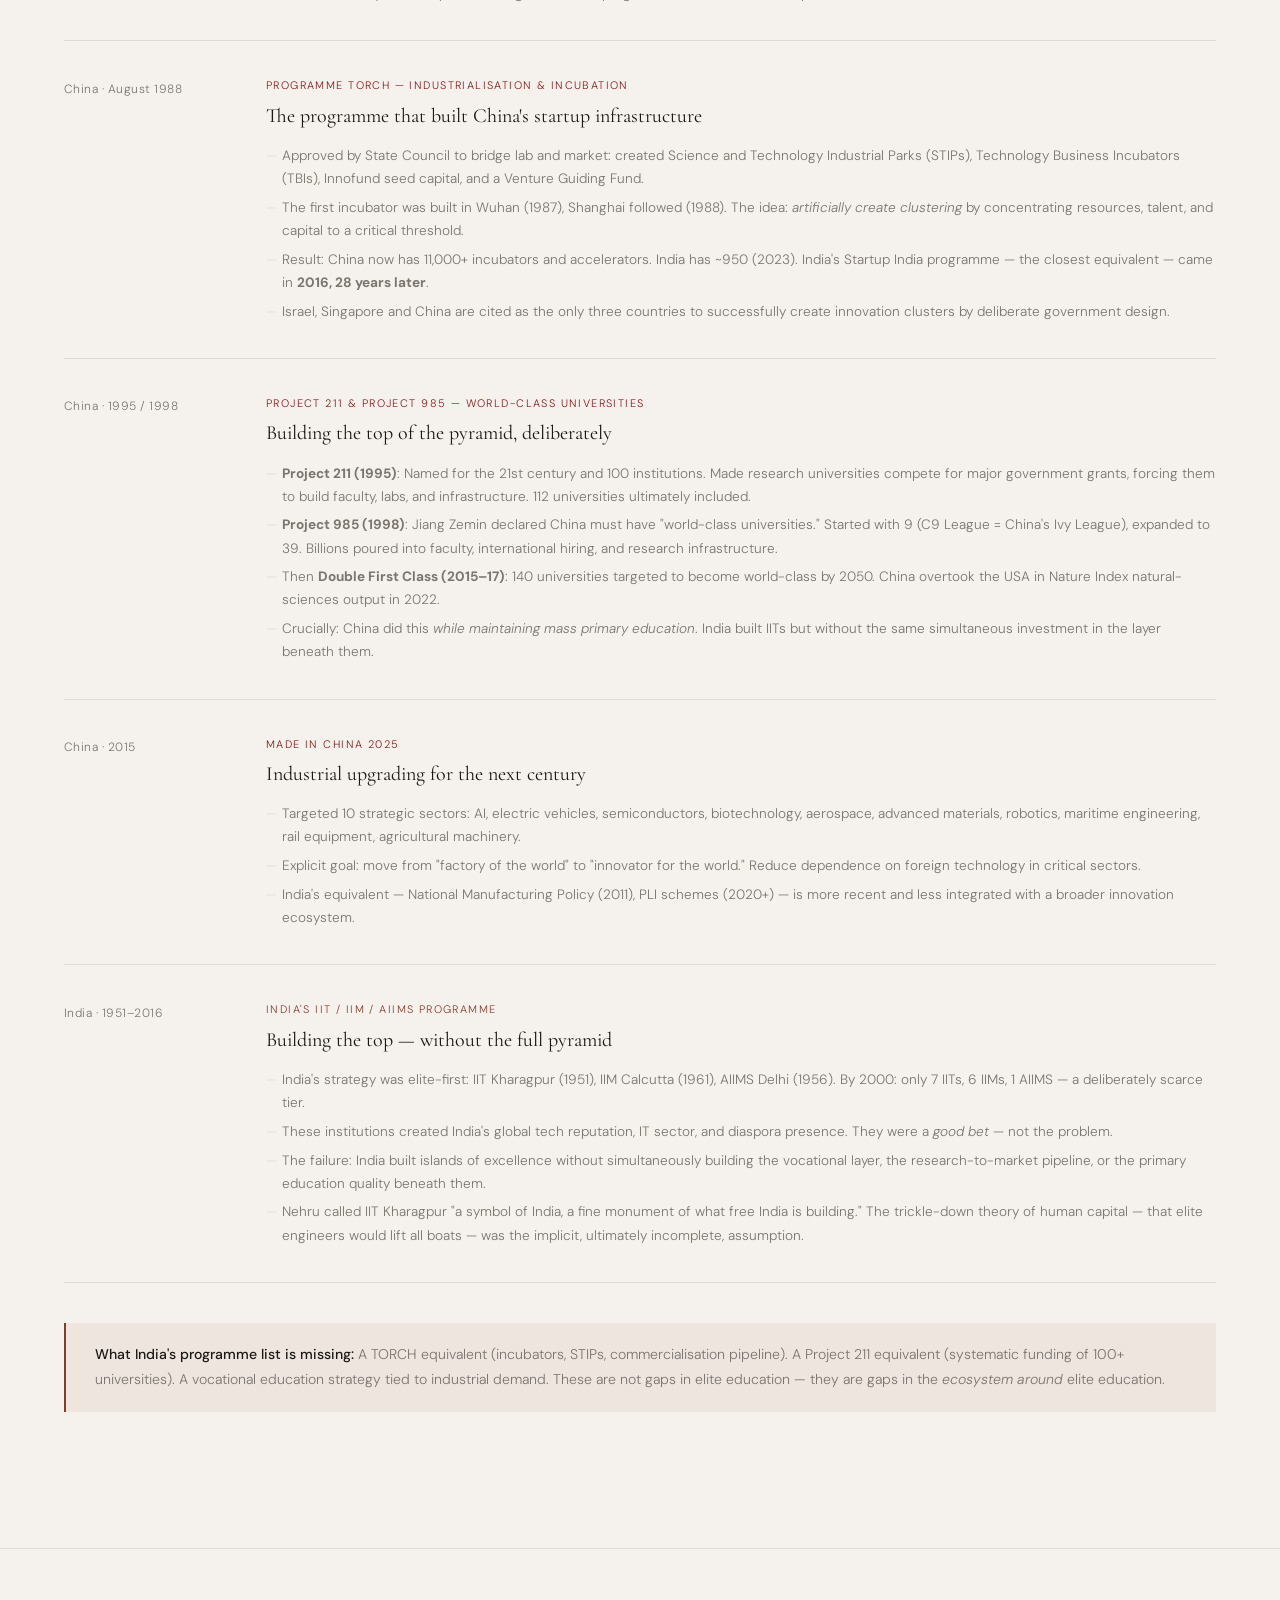
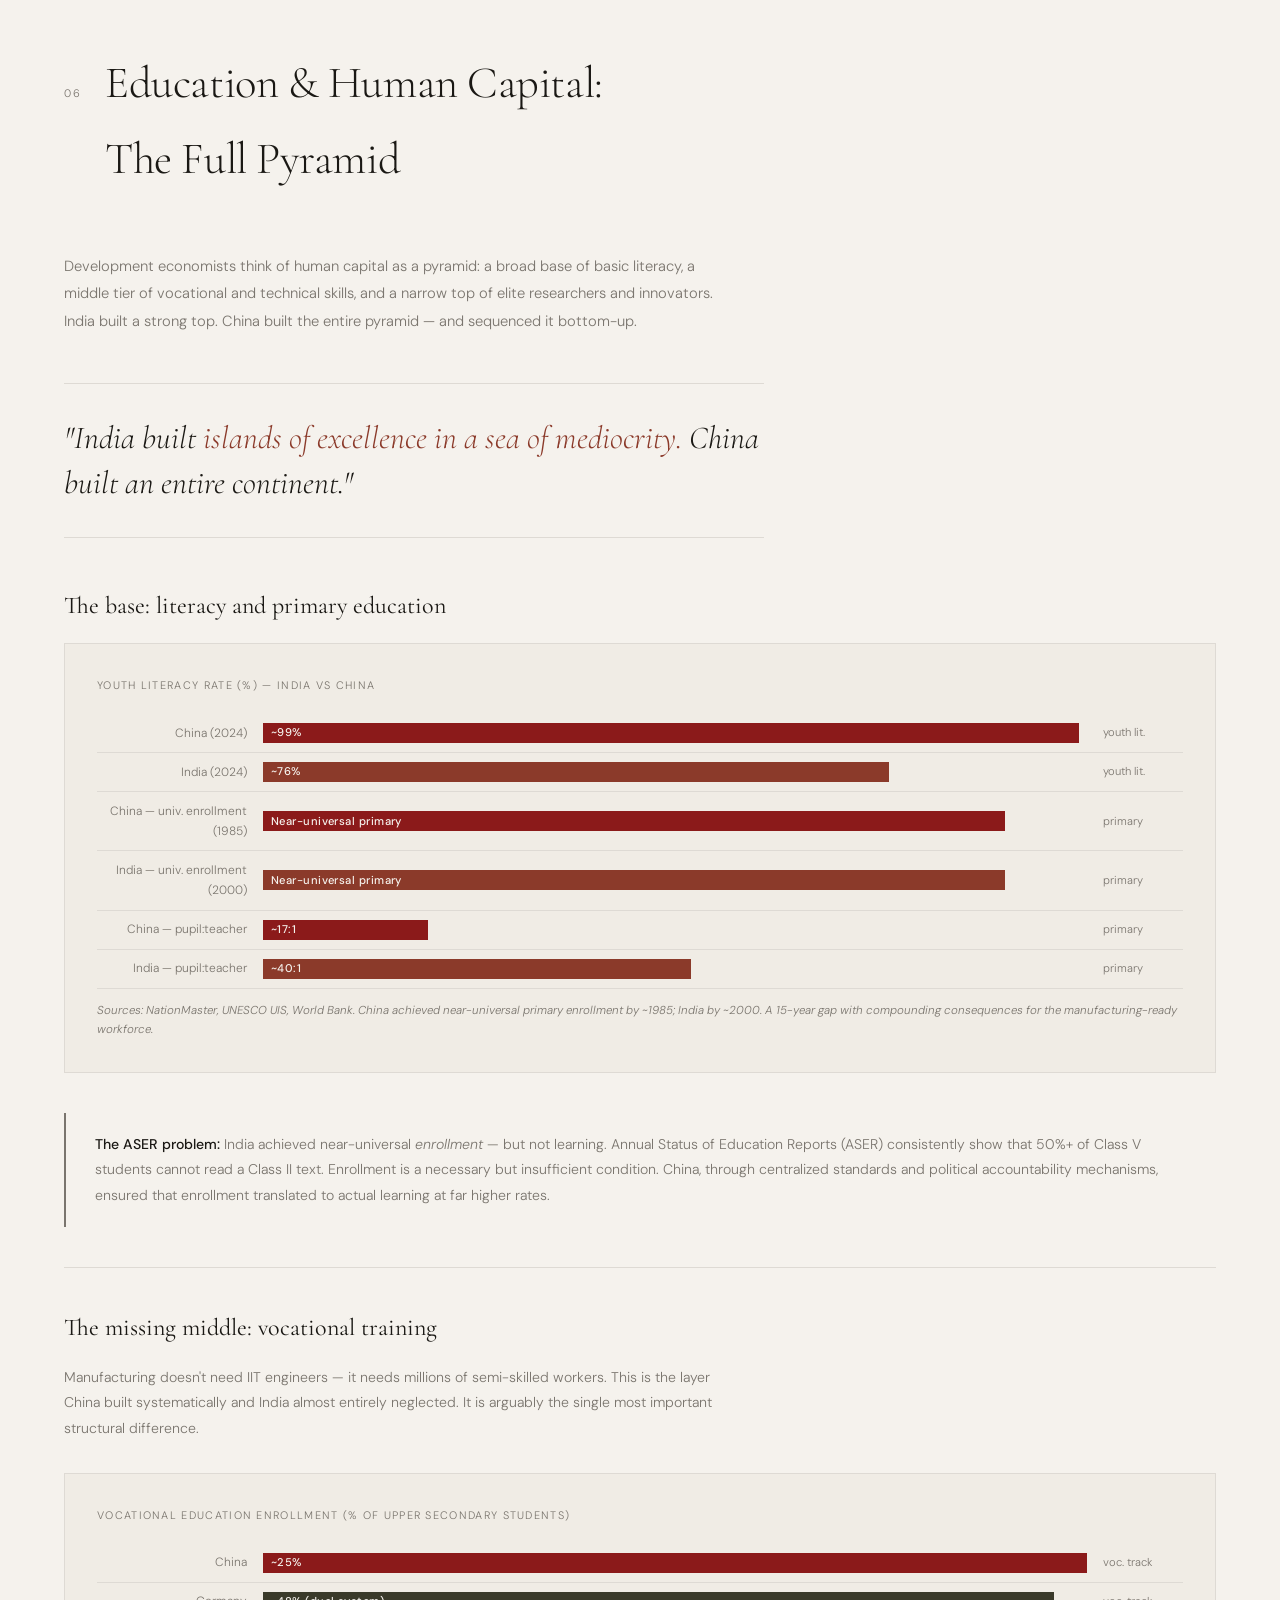
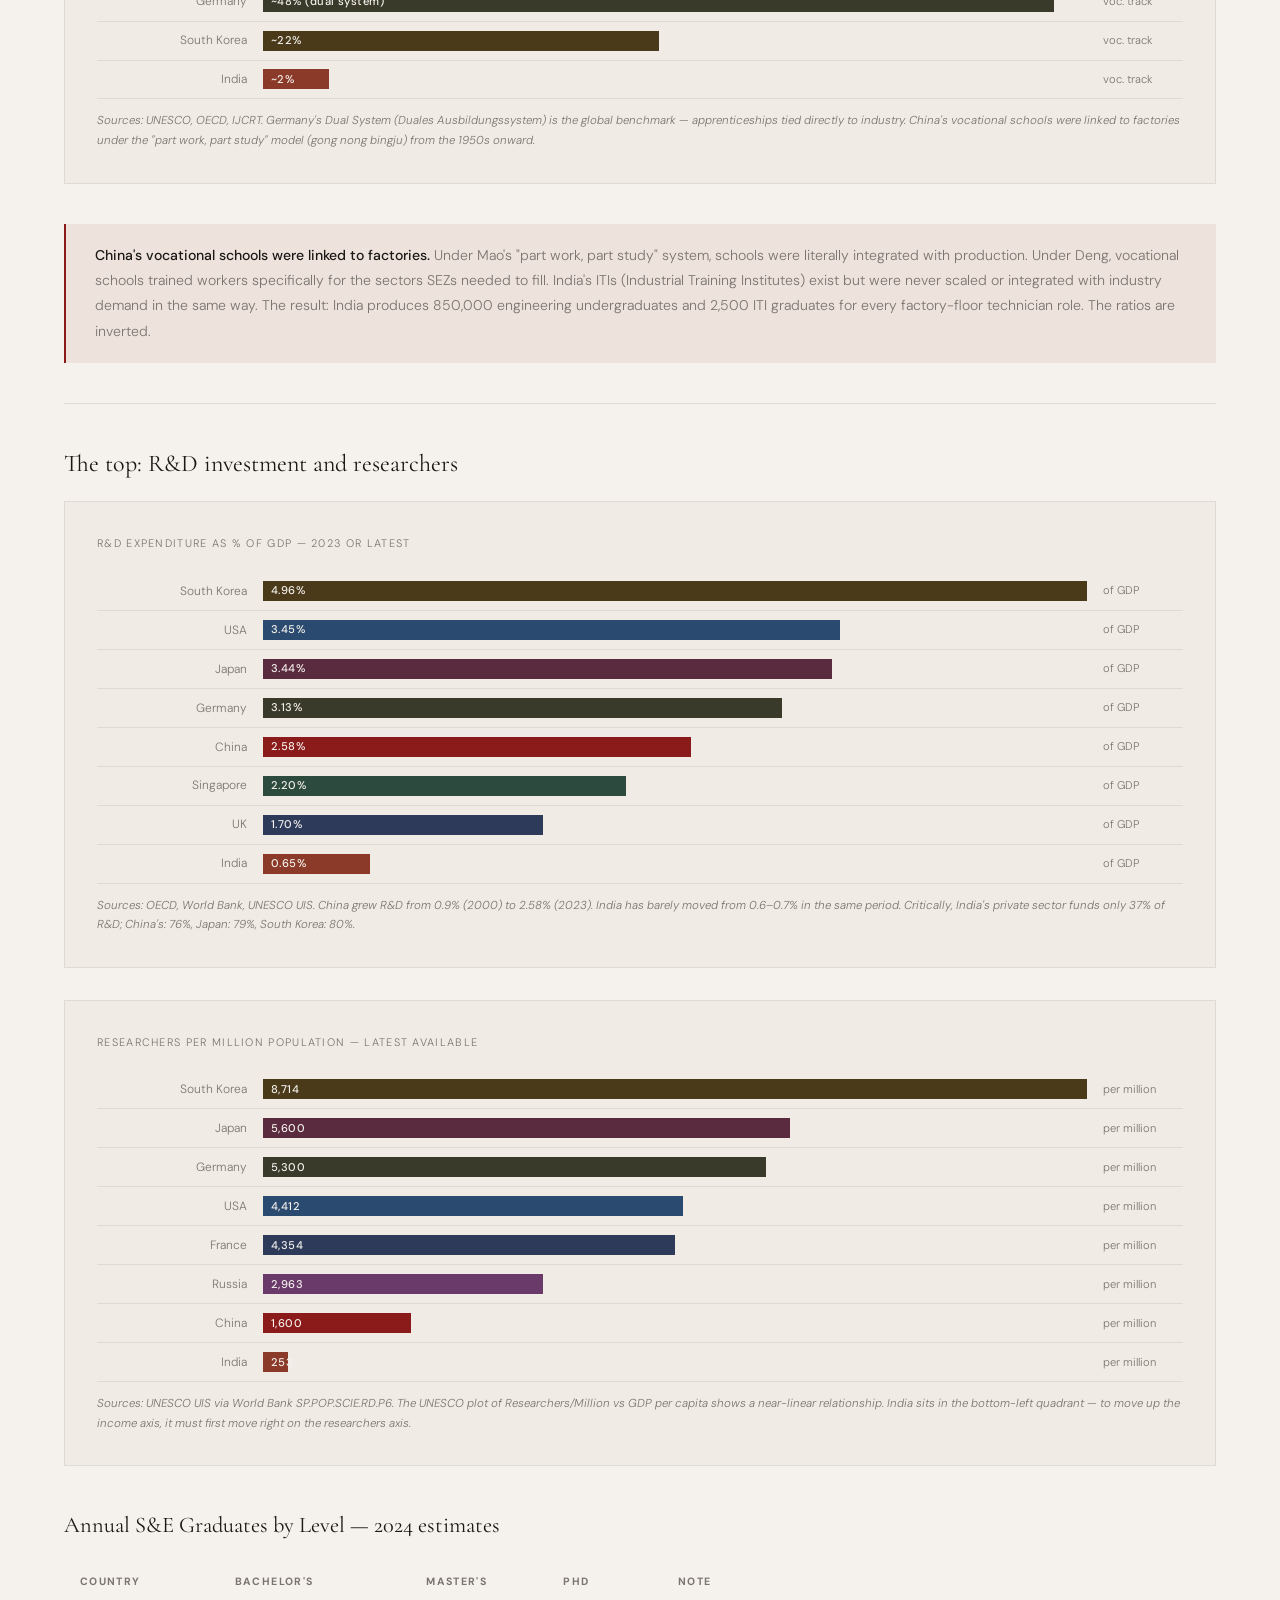
<file: india-vs-china/index.html>
<!doctype html><html><head><meta charset=utf8><meta name=viewport content="width=device-width,initial-scale=1"><style>:root{color-scheme:light}body{margin:0;padding:0;font:14px -apple-system,BlinkMacSystemFont,sans-serif;background:#fff;color:#000}img{max-width:100%}[hidden]:not([hidden=until-found i]){display:none!important}</style></head><body>
<!DOCTYPE html>
<html lang="en">
<head>
  <meta charset="UTF-8"/>
  <meta name="viewport" content="width=device-width, initial-scale=1.0"/>
  <title>Why China Succeeded — and What India Can Learn · Ashutosh Nayak</title>
  <link rel="preconnect" href="https://fonts.googleapis.com">
  <link rel="preconnect" href="https://fonts.gstatic.com" crossorigin>
  <link href="https://fonts.googleapis.com/css2?family=Cormorant+Garamond:ital,wght@0,300;0,400;0,500;1,300;1,400&family=DM+Sans:opsz,wght@9..40,300;9..40,400;9..40,500&display=swap" rel="stylesheet">

  <style>
    *, *::before, *::after { box-sizing: border-box; margin: 0; padding: 0; }

    /* ── THEME VARIABLES ── */
    :root {
      --cream:   #f5f2ed;
      --ink:     #1a1814;
      --muted:   #7a756e;
      --rule:    #dedad4;
      --surface: #f0ece5;
      --serif:   'Cormorant Garamond', Georgia, serif;
      --sans:    'DM Sans', sans-serif;

      /* Country accents — muted, ink-on-paper register */
      --india:   #8B3A2A;
      --china:   #8B1A1A;
      --usa:     #2B4A6F;
      --japan:   #5A2A3E;
      --uk:      #2D3A5A;
      --korea:   #4A3A1A;
      --germany: #3A3A2A;
      --singapore: #2d4a3e;

      --india-light:   rgba(139,58,42,0.07);
      --china-light:   rgba(139,26,26,0.07);
    }

    /* ── DARK MODE ── */
    body.dark {
      --cream:   #1a1814;
      --ink:     #f0ece5;
      --muted:   #8a857e;
      --rule:    #2e2b26;
      --surface: #201e1a;

      --india-light:   rgba(160,80,60,0.1);
      --china-light:   rgba(160,40,40,0.1);
    }

    html { scroll-behavior: smooth; }
    body {
      background: var(--cream);
      color: var(--ink);
      font-family: var(--sans);
      font-weight: 300;
      font-size: 15px;
      line-height: 1.7;
      -webkit-font-smoothing: antialiased;
      transition: background 0.4s, color 0.4s;
    }

    /* ── TOP BAR (dark mode toggle) ── */
    .top-bar {
      position: fixed;
      top: 0; left: 0; right: 0;
      z-index: 200;
      display: flex;
      justify-content: space-between;
      align-items: center;
      padding: 0.6rem 4rem;
      background: var(--cream);
      border-bottom: 1px solid var(--rule);
      transition: background 0.4s, border-color 0.4s;
    }
    .top-bar-left {
      font-size: 0.68rem;
      letter-spacing: 0.14em;
      text-transform: uppercase;
      color: var(--muted);
    }
    .top-bar-left a {
      color: var(--muted);
      text-decoration: none;
      transition: color 0.2s;
    }
    .top-bar-left a:hover { color: var(--ink); }
    .top-bar-right {
      display: flex;
      align-items: center;
      gap: 0.75rem;
    }
    .mode-label {
      font-size: 0.68rem;
      letter-spacing: 0.12em;
      text-transform: uppercase;
      color: var(--muted);
    }
    .toggle-track {
      width: 48px; height: 24px;
      background: var(--ink);
      border-radius: 12px;
      position: relative;
      cursor: pointer;
      transition: background 0.4s;
      flex-shrink: 0;
    }
    .toggle-thumb {
      width: 18px; height: 18px;
      background: var(--cream);
      border-radius: 50%;
      position: absolute;
      top: 3px; left: 3px;
      transition: left 0.3s, background 0.4s;
    }
    body.dark .toggle-thumb { left: 27px; }

    /* ── NAV ── */
    nav {
      position: fixed;
      top: 38px; left: 0; right: 0;
      z-index: 100;
      display: flex;
      justify-content: space-between;
      align-items: center;
      padding: 1rem 4rem;
      background: rgba(245,242,237,0.94);
      backdrop-filter: blur(12px);
      border-bottom: 1px solid transparent;
      transition: border-color 0.3s, background 0.4s;
    }
    body.dark nav {
      background: rgba(26,24,20,0.94);
    }
    nav.scrolled { border-color: var(--rule); }
    .nav-logo {
      font-family: var(--serif);
      font-size: 1rem;
      font-weight: 400;
      color: var(--ink);
      text-decoration: none;
      letter-spacing: 0.01em;
      transition: color 0.4s;
    }
    .nav-links { display: flex; gap: 1.8rem; list-style: none; }
    .nav-links a {
      font-size: 0.72rem;
      letter-spacing: 0.12em;
      text-transform: uppercase;
      color: var(--muted);
      text-decoration: none;
      transition: color 0.2s;
      white-space: nowrap;
    }
    .nav-links a:hover { color: var(--ink); }

    /* ── HERO ── */
    #hero {
      min-height: 100vh;
      display: flex;
      flex-direction: column;
      justify-content: flex-end;
      padding: 0 4rem 5rem;
      margin-top: 0;
      position: relative;
      overflow: hidden;
    }
    .hero-bg-text {
      position: absolute;
      top: 50%; left: 50%;
      transform: translate(-50%, -50%);
      font-family: var(--serif);
      font-size: clamp(80px, 14vw, 180px);
      font-weight: 300;
      color: rgba(26,24,20,0.03);
      white-space: nowrap;
      pointer-events: none;
      user-select: none;
      letter-spacing: -0.02em;
    }
    body.dark .hero-bg-text { color: rgba(240,236,229,0.04); }
    .hero-eyebrow {
      font-size: 0.7rem;
      letter-spacing: 0.18em;
      text-transform: uppercase;
      color: var(--india);
      margin-bottom: 1.4rem;
      opacity: 0;
      animation: fadeUp 0.8s 0.2s forwards;
    }
    h1 {
      font-family: var(--serif);
      font-size: clamp(3rem, 7.5vw, 6.5rem);
      font-weight: 300;
      line-height: 0.95;
      letter-spacing: -0.02em;
      margin-bottom: 1.8rem;
      opacity: 0;
      animation: fadeUp 0.8s 0.4s forwards;
    }
    h1 em { font-style: italic; color: var(--india); }
    .hero-desc {
      max-width: 540px;
      color: var(--muted);
      font-size: 0.92rem;
      line-height: 1.85;
      margin-bottom: 2rem;
      opacity: 0;
      animation: fadeUp 0.8s 0.6s forwards;
    }
    .hero-links {
      display: flex; gap: 1rem; align-items: center;
      opacity: 0; animation: fadeUp 0.8s 0.8s forwards;
    }
    .btn {
      display: inline-flex; align-items: center; gap: 0.4rem;
      padding: 0.65rem 1.5rem;
      font-family: var(--sans); font-size: 0.72rem;
      letter-spacing: 0.1em; text-transform: uppercase;
      text-decoration: none; border: 1px solid var(--ink);
      color: var(--ink); background: transparent;
      transition: all 0.25s; cursor: pointer;
    }
    .btn:hover { background: var(--ink); color: var(--cream); }
    .btn.solid { background: var(--india); border-color: var(--india); color: #f5f2ed; }
    .btn.solid:hover { background: var(--ink); border-color: var(--ink); }

    /* ── SECTIONS ── */
    section { padding: 6rem 4rem; border-top: 1px solid var(--rule); transition: border-color 0.4s; }
    .section-header { display: flex; align-items: baseline; gap: 1.5rem; margin-bottom: 3.5rem; }
    .section-num { font-size: 0.68rem; letter-spacing: 0.15em; color: var(--muted); text-transform: uppercase; }
    h2 {
      font-family: var(--serif);
      font-size: clamp(1.8rem, 3.5vw, 2.8rem);
      font-weight: 300; letter-spacing: -0.01em;
    }
    .section-lead {
      max-width: 660px;
      color: var(--muted);
      font-size: 0.92rem;
      line-height: 1.85;
      margin-bottom: 3rem;
    }

    /* ── GDP CHART AREA ── */
    .chart-wrap {
      background: var(--surface);
      border: 1px solid var(--rule);
      padding: 2rem;
      margin-bottom: 2rem;
      transition: background 0.4s, border-color 0.4s;
    }
    .chart-label {
      font-size: 0.68rem;
      letter-spacing: 0.12em;
      text-transform: uppercase;
      color: var(--muted);
      margin-bottom: 1.2rem;
    }
    canvas { display: block; max-width: 100%; }
    .chart-source { font-size: 0.72rem; color: var(--muted); margin-top: 0.75rem; font-style: italic; }

    /* ── LEGEND PILLS ── */
    .legend-row { display: flex; flex-wrap: wrap; gap: 0.5rem; margin-bottom: 1.2rem; }
    .leg {
      display: flex; align-items: center; gap: 6px;
      font-size: 0.68rem; letter-spacing: 0.1em; text-transform: uppercase;
      color: var(--muted);
      border: 1px solid var(--rule);
      padding: 0.2rem 0.7rem;
      transition: border-color 0.2s, color 0.2s, background 0.4s;
    }
    .leg-dot { width: 7px; height: 7px; border-radius: 50%; flex-shrink: 0; }

    /* ── STAT STRIP ── */
    .stat-strip { display: grid; grid-template-columns: repeat(auto-fit, minmax(160px, 1fr)); gap: 0; border: 1px solid var(--rule); margin-bottom: 3rem; transition: border-color 0.4s; }
    .stat-cell {
      padding: 1.8rem 1.6rem;
      border-right: 1px solid var(--rule);
      transition: border-color 0.4s;
    }
    .stat-cell:last-child { border-right: none; }
    .stat-num { font-family: var(--serif); font-size: 2.8rem; font-weight: 300; line-height: 1; }
    .stat-label { font-size: 0.68rem; letter-spacing: 0.12em; text-transform: uppercase; color: var(--muted); margin-top: 0.4rem; }
    .stat-sub { font-size: 0.75rem; color: var(--muted); margin-top: 0.25rem; }

    /* ── BAR ROWS ── */
    .bar-list { display: flex; flex-direction: column; gap: 0; }
    .bar-row { display: grid; grid-template-columns: 150px 1fr 80px; gap: 1rem; align-items: center; padding: 0.55rem 0; border-bottom: 1px solid var(--rule); transition: border-color 0.4s; }
    .bar-name { font-size: 0.75rem; color: var(--muted); text-align: right; }
    .bar-track { height: 20px; background: var(--surface); position: relative; overflow: hidden; transition: background 0.4s; }
    .bar-fill { height: 100%; display: flex; align-items: center; padding-left: 8px; font-size: 0.7rem; font-weight: 500; letter-spacing: 0.04em; white-space: nowrap; }
    .bar-unit { font-size: 0.7rem; color: var(--muted); }

    /* ── GRID LAYOUTS ── */
    .grid-2 { display: grid; grid-template-columns: 1fr 1fr; gap: 3rem; }
    .grid-3 { display: grid; grid-template-columns: 1fr 1fr 1fr; gap: 0; border: 1px solid var(--rule); transition: border-color 0.4s; }
    .grid-3-cell {
      padding: 2rem;
      border-right: 1px solid var(--rule);
      border-bottom: 1px solid var(--rule);
      transition: border-color 0.4s;
    }
    .grid-3-cell:nth-child(3n) { border-right: none; }
    .grid-3-cell:nth-last-child(-n+3) { border-bottom: none; }
    .cell-tag { font-size: 0.66rem; letter-spacing: 0.14em; text-transform: uppercase; color: var(--india); margin-bottom: 0.6rem; }
    .cell-tag.china { color: var(--china); }
    .cell-tag.neutral { color: var(--muted); }
    .cell-title { font-family: var(--serif); font-size: 1.15rem; font-weight: 400; margin-bottom: 0.6rem; line-height: 1.3; }
    .cell-body { font-size: 0.82rem; color: var(--muted); line-height: 1.75; }

    /* ── TIMELINE ── */
    .timeline { position: relative; padding-left: 1.4rem; }
    .timeline::before { content: ''; position: absolute; left: 5px; top: 0; bottom: 0; width: 1px; background: var(--rule); transition: background 0.4s; }
    .tl-item { position: relative; margin-bottom: 1.8rem; opacity: 0; transform: translateY(14px); transition: opacity 0.5s, transform 0.5s; }
    .tl-item.visible { opacity: 1; transform: translateY(0); }
    .tl-dot { position: absolute; left: -1.1rem; top: 5px; width: 8px; height: 8px; border-radius: 50%; background: var(--surface); border: 1px solid var(--muted); transition: background 0.4s; }
    .tl-dot.key { background: var(--india); border-color: var(--india); }
    .tl-dot.china { background: var(--china); border-color: var(--china); }
    .tl-yr { font-size: 0.68rem; letter-spacing: 0.12em; text-transform: uppercase; color: var(--india); margin-bottom: 0.2rem; }
    .tl-yr.china { color: var(--china); }
    .tl-yr.neutral { color: var(--muted); }
    .tl-title { font-family: var(--serif); font-size: 1.05rem; font-weight: 400; margin-bottom: 0.3rem; }
    .tl-body { font-size: 0.82rem; color: var(--muted); line-height: 1.7; }

    /* ── EXP ITEM STYLE (mirrors your site) ── */
    .exp-item {
      display: grid; grid-template-columns: 170px 1fr; gap: 2rem;
      padding: 2.2rem 0; border-bottom: 1px solid var(--rule);
      opacity: 0; transform: translateY(18px);
      transition: opacity 0.55s, transform 0.55s, border-color 0.4s;
    }
    .exp-item.visible { opacity: 1; transform: translateY(0); }
    .exp-date { font-size: 0.75rem; color: var(--muted); letter-spacing: 0.04em; padding-top: 0.2rem; line-height: 1.5; }
    .exp-org { font-size: 0.68rem; letter-spacing: 0.13em; text-transform: uppercase; color: var(--india); margin-bottom: 0.25rem; }
    .exp-org.china { color: var(--china); }
    .exp-org.neutral { color: var(--muted); }
    .exp-role { font-family: var(--serif); font-size: 1.25rem; font-weight: 400; margin-bottom: 0.7rem; }
    .exp-bullets { list-style: none; display: flex; flex-direction: column; gap: 0.35rem; }
    .exp-bullets li { font-size: 0.85rem; color: var(--muted); padding-left: 1rem; position: relative; }
    .exp-bullets li::before { content: '—'; position: absolute; left: 0; color: var(--rule); }

    /* ── CALLOUT / PULL QUOTE ── */
    .callout {
      border-left: 2px solid var(--india);
      padding: 1.2rem 1.8rem;
      margin: 2.5rem 0;
      background: var(--india-light);
      transition: background 0.4s;
    }
    .callout.china { border-left-color: var(--china); background: var(--china-light); }
    .callout.neutral { border-left-color: var(--muted); background: transparent; }
    .callout p { font-size: 0.88rem; color: var(--muted); line-height: 1.8; }
    .callout p strong { color: var(--ink); font-weight: 500; }

    /* ── PULL QUOTE (big serif) ── */
    .pull-quote {
      font-family: var(--serif);
      font-size: clamp(1.3rem, 2.5vw, 2rem);
      font-weight: 300;
      font-style: italic;
      line-height: 1.4;
      color: var(--ink);
      border-top: 1px solid var(--rule);
      border-bottom: 1px solid var(--rule);
      padding: 2rem 0;
      margin: 3rem 0;
      max-width: 700px;
      transition: border-color 0.4s, color 0.4s;
    }
    .pull-quote span { color: var(--india); }

    /* ── TABLE ── */
    .table-wrap { overflow-x: auto; margin: 1.5rem 0; }
    table { width: 100%; border-collapse: collapse; font-size: 0.82rem; }
    thead th {
      font-size: 0.66rem; letter-spacing: 0.13em; text-transform: uppercase;
      padding: 0.8rem 1rem; border-bottom: 2px solid var(--ink);
      text-align: left; color: var(--muted); background: transparent;
      transition: border-color 0.4s;
    }
    tbody td { padding: 0.8rem 1rem; border-bottom: 1px solid var(--rule); color: var(--muted); transition: border-color 0.4s; }
    tbody td strong { color: var(--ink); font-weight: 500; }
    tbody tr:hover td { color: var(--ink); }
    .tag {
      display: inline-block; padding: 0.15rem 0.55rem;
      font-size: 0.66rem; letter-spacing: 0.1em; text-transform: uppercase;
      border: 1px solid currentColor; border-radius: 1px;
    }

    /* ── SKILL BLOCKS (mirrors your site) ── */
    .skill-block-grid { display: grid; grid-template-columns: repeat(3, 1fr); gap: 0; }
    .skill-block { padding: 2rem; border-right: 1px solid var(--rule); border-bottom: 1px solid var(--rule); transition: border-color 0.4s; }
    .skill-block:nth-child(3n) { border-right: none; }
    .skill-block:nth-last-child(-n+3) { border-bottom: none; }
    .skill-block-title { font-size: 0.68rem; letter-spacing: 0.14em; text-transform: uppercase; color: var(--india); margin-bottom: 0.9rem; }
    .skill-block ul { list-style: none; display: flex; flex-direction: column; gap: 0.3rem; }
    .skill-block ul li { font-size: 0.83rem; color: var(--muted); }
    .skill-block ul li strong { color: var(--ink); font-weight: 500; }

    /* ── FOOTER ── */
    footer {
      padding: 1.8rem 4rem;
      border-top: 1px solid var(--rule);
      display: flex; justify-content: space-between; align-items: center;
      transition: border-color 0.4s;
    }
    footer p { font-size: 0.73rem; color: var(--muted); letter-spacing: 0.04em; }
    footer a { color: var(--muted); text-decoration: none; }
    footer a:hover { color: var(--ink); }

    /* ── ANIMATIONS ── */
    @keyframes fadeUp {
      from { opacity: 0; transform: translateY(22px); }
      to   { opacity: 1; transform: translateY(0); }
    }

    /* ── DIVIDER ── */
    .divider { border: none; border-top: 1px solid var(--rule); margin: 2.5rem 0; transition: border-color 0.4s; }

    /* ── RESPONSIVE ── */
    @media (max-width: 900px) {
      .grid-2 { grid-template-columns: 1fr; gap: 2rem; }
      .grid-3 { grid-template-columns: 1fr; }
      .grid-3-cell { border-right: none; }
      .skill-block-grid { grid-template-columns: 1fr; }
      .skill-block { border-right: none; }
      .skill-block:nth-last-child(-n+3) { border-bottom: 1px solid var(--rule); }
      .skill-block:last-child { border-bottom: none; }
      .bar-row { grid-template-columns: 110px 1fr 60px; }
      .stat-strip { grid-template-columns: repeat(2, 1fr); }
      .stat-cell { border-right: none; border-bottom: 1px solid var(--rule); }
      .stat-cell:last-child { border-bottom: none; }
    }
    @media (max-width: 640px) {
      .top-bar, nav { padding-left: 1.5rem; padding-right: 1.5rem; }
      #hero, section { padding-left: 1.5rem; padding-right: 1.5rem; }
      nav { top: 36px; }
      .exp-item { grid-template-columns: 1fr; gap: 0.4rem; }
      .nav-links { display: none; }
      .bar-row { grid-template-columns: 80px 1fr 50px; }
      .bar-name { font-size: 0.66rem; }
      footer { flex-direction: column; gap: 0.4rem; text-align: center; }
    }
  </style>
</head>
<body>

  <!-- TOP BAR -->
  <div class="top-bar">
    <span class="top-bar-left">
      <a href="https://matterthathinksgithub.io">← Matter That Thinks</a>
      &nbsp;/&nbsp; India vs China
    </span>
    <div class="top-bar-right">
      <span class="mode-label" id="modeLabel">Light</span>
      <div class="toggle-track" id="darkToggle" title="Toggle dark mode">
        <div class="toggle-thumb"></div>
      </div>
    </div>
  </div>

  <!-- NAV -->
  <nav id="nav">
    <a href="#hero" class="nav-logo">The Development Divergence</a>
    <ul class="nav-links">
      <li><a href="#gdp">GDP</a></li>
      <li><a href="#state">State Capacity</a></li>
      <li><a href="#humancap">Human Capital</a></li>
      <li><a href="#incentives">Incentives</a></li>
      <li><a href="#programs">Programmes</a></li>
      <li><a href="#education">Education</a></li>
      <li><a href="#industry">Industry</a></li>
      <li><a href="#infrastructure">Infrastructure</a></li>
      <li><a href="#missed">What India Missed</a></li>
      <li><a href="#sources">Sources</a></li>
    </ul>
  </nav>

  <!-- ══════════════ HERO ══════════════ -->
  <section id="hero" style="padding-top: 120px; border: none;">
    <div class="hero-bg-text">Divergence</div>
    <p class="hero-eyebrow">India · China · Development Economics</p>
    <h1>Why China<br><em>Succeeded</em><br>and what<br>India can learn</h1>
    <p class="hero-desc">
      In 1980, India's economy (PPP) was larger than China's. By 2024, China's GDP is 5× bigger. 
      This is a comprehensive, data-driven attempt to understand why — 
      and what India can still do about it.
    </p>
    <div class="hero-links">
      <a href="#state" class="btn solid">Start Reading</a>
      <a href="#sources" class="btn">Sources →</a>
    </div>
  </section>

  <!-- ══════════════ 01 · GDP STORY ══════════════ -->
  <section id="gdp">
    <div class="section-header">
      <span class="section-num">01</span>
      <h2>The GDP Divergence</h2>
    </div>
    <p class="section-lead">
      China and India started from near-identical economic positions at independence. 
      The gap that opened between them is not a story of luck — it is a story of choices, 
      institutions, and the capacity to execute.
    </p>

    <div class="stat-strip">
      <div class="stat-cell">
        <div class="stat-num" style="color:var(--china);">$35T</div>
        <div class="stat-label">China GDP PPP 2024</div>
        <div class="stat-sub">World's largest by PPP</div>
      </div>
      <div class="stat-cell">
        <div class="stat-num" style="color:var(--india);">$15T</div>
        <div class="stat-label">India GDP PPP 2024</div>
        <div class="stat-sub">3rd largest by PPP</div>
      </div>
      <div class="stat-cell">
        <div class="stat-num">5×</div>
        <div class="stat-label">Per-capita gap</div>
        <div class="stat-sub">From near-parity in 1990</div>
      </div>
      <div class="stat-cell">
        <div class="stat-num" style="color:var(--china);">22</div>
        <div class="stat-label">Years China grew 10%+</div>
        <div class="stat-sub">India: zero such years</div>
      </div>
    </div>

    <div class="chart-wrap">
      <div class="chart-label">GDP PPP — Trillions USD · 1980 to 2024</div>
      <div class="legend-row" id="gdp-leg"></div>
      <canvas id="gdpChart" height="340"></canvas>
      <p class="chart-source">Sources: IMF World Economic Outlook April 2026; World Bank WDI. In 1980, India's GDP (PPP) $383B actually exceeded China's $306B.</p>
    </div>

    <div class="chart-wrap">
      <div class="chart-label">GDP Per Capita PPP — USD · 1980 to 2024</div>
      <div class="legend-row" id="pcap-leg"></div>
      <canvas id="pcapChart" height="300"></canvas>
      <p class="chart-source">Sources: IMF WEO April 2026. Both India and China were within $100 of each other per capita in 1980. Singapore's trajectory shows what is possible with the right institutions.</p>
    </div>

    <div class="pull-quote">
      "Both India and China were near-identical in per-capita income in 1980. <span>The difference was not resources — it was the capacity and will to deploy them systematically.</span>"
    </div>

    <div class="grid-2">
      <div>
        <h3 style="font-family:var(--serif);font-size:1.4rem;font-weight:400;margin-bottom:1.2rem;">India's path</h3>
        <div class="timeline">
          <div class="tl-item">
            <div class="tl-dot key"></div>
            <div class="tl-yr">1947</div>
            <div class="tl-title">Independence with colonial institutions</div>
            <div class="tl-body">Inherited civil service, legal system, some railways. But also inherited deep underdevelopment, low literacy, and weak state manufacturing capacity.</div>
          </div>
          <div class="tl-item">
            <div class="tl-dot key"></div>
            <div class="tl-yr">1950s–70s</div>
            <div class="tl-title">Nehruvian socialism — heavy industry focus</div>
            <div class="tl-body">PSUs, IITs, steel plants. "Commanding heights" model. License Raj constrains private enterprise. Manufacturing stagnates despite intent.</div>
          </div>
          <div class="tl-item">
            <div class="tl-dot key"></div>
            <div class="tl-yr">1991</div>
            <div class="tl-title">Liberalisation — 13 years after China</div>
            <div class="tl-body">Balance-of-payments crisis forces opening. IT services boom emerges — unplanned, but leveraging India's English and IIT advantages. Services replace manufacturing as growth engine.</div>
          </div>
          <div class="tl-item">
            <div class="tl-dot key"></div>
            <div class="tl-yr">2000s–present</div>
            <div class="tl-title">Services-led, job-light growth</div>
            <div class="tl-body">Strong GDP growth, but manufacturing share stagnant. Millions enter working age with insufficient formal employment. Informality stays above 80%.</div>
          </div>
        </div>
      </div>
      <div>
        <h3 style="font-family:var(--serif);font-size:1.4rem;font-weight:400;margin-bottom:1.2rem;">China's path</h3>
        <div class="timeline">
          <div class="tl-item">
            <div class="tl-dot china"></div>
            <div class="tl-yr china">1949</div>
            <div class="tl-title">Revolution — single-party state capacity</div>
            <div class="tl-body">Mao's literacy campaigns begin immediately. Local party officials' careers tied to literacy metrics. State can coerce compliance at scale. India lacked this mechanism entirely.</div>
          </div>
          <div class="tl-item">
            <div class="tl-dot china"></div>
            <div class="tl-yr china">1966–76</div>
            <div class="tl-title">Cultural Revolution — a genuine setback</div>
            <div class="tl-body">Universities closed. Intellectuals persecuted. A devastating 10-year interruption to education and research. Yet the mass literacy base built in the 1950s survived.</div>
          </div>
          <div class="tl-item">
            <div class="tl-dot china"></div>
            <div class="tl-yr china">1978</div>
            <div class="tl-title">Deng Xiaoping — Four Modernizations</div>
            <div class="tl-body">Science, technology, industry, and defence as four pillars. Gaokao restored. Economy opens. Crucially: a literate, increasingly educated workforce is already waiting.</div>
          </div>
          <div class="tl-item">
            <div class="tl-dot china"></div>
            <div class="tl-yr china">1980s–2000s</div>
            <div class="tl-title">Export manufacturing boom</div>
            <div class="tl-body">SEZs, factory infrastructure, global supply chain integration. 800 million lifted out of poverty. Manufacturing share of GDP surges to 30%+.</div>
          </div>
        </div>
      </div>
    </div>
  </section>

  <!-- ══════════════ 02 · STATE CAPACITY ══════════════ -->
  <section id="state">
    <div class="section-header">
      <span class="section-num">02</span>
      <h2>The Foundational Argument:<br>State Capacity</h2>
    </div>
    <p class="section-lead">
      Most comparisons focus on what India and China chose to do differently. 
      The deeper question is what each country was <em>capable</em> of doing. 
      State capacity — the ability to design, fund, and enforce policy at scale — 
      is the precondition that made China's programmes possible. It is where the real divergence begins.
    </p>

    <div class="pull-quote">
      "India in 1947 lacked the state capacity to run a mass literacy campaign. <span>China had a single-party apparatus willing to coerce compliance.</span> The real comparison is not just policy preference — it is state capacity as a precondition for policy execution."
    </div>

    <div class="grid-3">
      <div class="grid-3-cell">
        <div class="cell-tag china">China's mechanism</div>
        <div class="cell-title">Political incentives, not ideology</div>
        <div class="cell-body">What drove China's mass education was not communist ideology alone — it was <strong>fiscal decentralization combined with political accountability</strong>. Under Mao, local party officials' careers literally depended on literacy metrics. Under Deng, the 1986 Compulsory Education Law made local governments financially responsible for 9-year schooling. The incentive structure aligned bureaucratic ambition with education outcomes.</div>
      </div>
      <div class="grid-3-cell">
        <div class="cell-tag">India's constraint</div>
        <div class="cell-title">Democracy and state fragmentation</div>
        <div class="cell-body">India's federal, democratic structure — a genuine strength in many ways — made large-scale coercive mobilisation impossible. Centre-state tensions, political competition, and patronage networks meant education policy was inconsistently enforced. The Right to Education Act came in <strong>2009</strong> — 60 years after China's initial literacy drives. Near-universal enrollment was achieved only around 2000, where China reached it by the mid-1980s.</div>
      </div>
      <div class="grid-3-cell">
        <div class="cell-tag neutral">The lesson</div>
        <div class="cell-title">Execution, not just design</div>
        <div class="cell-body">India designed good policies — Sarva Shiksha Abhiyan, mid-day meal schemes, RTE. The failure was <strong>delivery</strong>. Teacher absenteeism, infrastructure gaps, and urban-rural quality divides meant enrollment didn't translate to learning. ASER reports consistently show that 50%+ of Class V students cannot read a Class II text. The problem is not intent — it is the pipeline from policy to classroom.</div>
      </div>
      <div class="grid-3-cell">
        <div class="cell-tag china">China's enforcement</div>
        <div class="cell-title">The 1986 Compulsory Education Law</div>
        <div class="cell-body">After Deng's 1978 reforms, China enacted the <strong>Compulsory Education Law in 1986</strong>, mandating 9 years of schooling for all children and giving local governments financial responsibility. This combined national mandate with local accountability. Central government could monitor, local officials were responsible, parents had legal standing. The mechanism worked.</div>
      </div>
      <div class="grid-3-cell">
        <div class="cell-tag">India's trajectory</div>
        <div class="cell-title">Late, uneven progress</div>
        <div class="cell-body">India's primary enrollment rate in 1950 was ~43%. China's was similar — but China made universal basic education a state mobilization goal from 1949. By 1978, when China opened its economy, it had a <strong>literate, trainable workforce</strong> ready to staff factories. India was still catching up in basic literacy when its own economic opening arrived in 1991. The workforce wasn't ready the same way.</div>
      </div>
      <div class="grid-3-cell">
        <div class="cell-tag neutral">The nuance</div>
        <div class="cell-title">Neither model is simply "better"</div>
        <div class="cell-body">China's authoritarian capacity enabled rapid execution but also produced disasters (Great Leap Forward, Cultural Revolution). India's democracy is slower but more resilient and corrective. The question is whether India can find <strong>democratic mechanisms for high-execution governance</strong> — as South Korea and Taiwan eventually did within their own political trajectories.</div>
      </div>
    </div>

    <div class="callout neutral">
      <p><strong>The sharpest question:</strong> Was India's choice really a choice, or a constraint? India in 1947 lacked the state capacity to run a mass literacy campaign. China had a single-party apparatus. The real comparison is not just policy preference — it's state capacity as a precondition for policy execution. Critiquing India's choices without acknowledging this asymmetry is unfair. Ignoring it is also misleading.</p>
    </div>
  </section>

  <!-- ══════════════ 03 · HUMAN CAPITAL ══════════════ -->
  <section id="humancap">
    <div class="section-header">
      <span class="section-num">03</span>
      <h2>Human Capital:<br>The 1950 Fork</h2>
    </div>
    <p class="section-lead">
      The standard narrative places the India-China divergence at 1978 (Deng's reforms) or 1991 (India's liberalisation).
      David Oks's argument is more uncomfortable: the decisive moment was <strong>1950</strong> —
      when both governments attempted sweeping family law reform, and only one succeeded.
    </p>

    <div class="pull-quote">
      "The moment of divergence, I think, came not in 1978, or in 1991, but <span>around 1950</span> — when China passed the New Marriage Law, while India failed to pass the Hindu Code Bill."
      <br><small style="font-size:0.72rem;font-family:var(--sans);font-weight:300;color:var(--muted);display:block;margin-top:0.8rem;">— David Oks, <em>Why China Got Rich and India Didn't</em> (2026)</small>
    </div>

    <p style="color:var(--muted);font-size:0.88rem;max-width:660px;margin-bottom:2rem;line-height:1.8;">
      Rapid industrialisation requires workers who are literate enough to be trained, healthy enough to show up,
      disciplined enough to come in on time, and sufficiently free of traditional obligations that they can sell their labour to whoever offers the most for it.
      Traditional agrarian societies produce almost none of these people.
      China spent three decades — under Mao, brutally — creating them. India's democratic state never did.
    </p>

    <h3 style="font-family:var(--serif);font-size:1.5rem;font-weight:400;margin-bottom:1.2rem;">The fork: two laws, two outcomes</h3>
    <div class="grid-2">
      <div>
        <div class="callout china" style="margin-bottom:1.5rem;">
          <p><strong style="color:var(--ink);">China: New Marriage Law (1950) — Passed</strong><br><br>
          Banned arranged marriage, concubinage, and child betrothal. Women gained the right to own property and divorce freely.
          The CCP enforced compliance — local cadres' careers depended on it. Traditional patriarchal authority was
          systematically dismantled. Women were mobilised under "women hold up half the sky."
          Tens of millions entered economic life for the first time.</p>
        </div>
        <div class="timeline">
          <div class="tl-item">
            <div class="tl-dot china"></div>
            <div class="tl-yr china">1950</div>
            <div class="tl-title">New Marriage Law passed by fiat</div>
            <div class="tl-body">Single-party apparatus enabled immediate national enforcement. Resistance branded as class disloyalty.</div>
          </div>
          <div class="tl-item">
            <div class="tl-dot china"></div>
            <div class="tl-yr china">1950s–70s</div>
            <div class="tl-title">Mass female mobilisation</div>
            <div class="tl-body">Female literacy rises from near-zero to ~50% by 1982. China's female LFPR reaches ~61% — exceeding many rich countries. Child mortality falls 80% between early 1950s and late 1970s. Life expectancy: 41 years (1949) → 61 years (1976).</div>
          </div>
          <div class="tl-item">
            <div class="tl-dot china"></div>
            <div class="tl-yr china">1978</div>
            <div class="tl-title">Economic opening — workforce ready</div>
            <div class="tl-body">When Deng opened China's economy, a literate, healthy, fully mobilised workforce — including women — was already waiting. The precondition had been built over 28 years.</div>
          </div>
        </div>
      </div>
      <div>
        <div class="callout" style="margin-bottom:1.5rem;">
          <p><strong style="color:var(--ink);">India: Hindu Code Bill (1950) — Failed</strong><br><br>
          Nehru and Ambedkar introduced sweeping reform — ban polygamy, give women the right to divorce and inherit property.
          Congress was not united. Opposition from Hindu traditionalists <em>within Congress itself</em> proved decisive.
          Ambedkar resigned in disgust. Watered-down reforms passed with major concessions.
          Agricultural land — the majority of useful property — was exempted from inheritance reform.</p>
        </div>
        <div class="timeline">
          <div class="tl-item">
            <div class="tl-dot key"></div>
            <div class="tl-yr">1951</div>
            <div class="tl-title">Bill dies in parliament; Ambedkar resigns</div>
            <div class="tl-body">India's president attacked the bill. Democratic consensus-building failed at the first test of transformative social reform.</div>
          </div>
          <div class="tl-item">
            <div class="tl-dot key"></div>
            <div class="tl-yr">1950s–70s</div>
            <div class="tl-title">Customs persist; enforcement absent</div>
            <div class="tl-body">Watered-down reforms passed but unenforced at the local level. Female literacy in 1981: only 26%. Female LFPR today: ~27% — one of the world's lowest, closer to Afghanistan than China.</div>
          </div>
          <div class="tl-item">
            <div class="tl-dot key"></div>
            <div class="tl-yr">1991</div>
            <div class="tl-title">Economic opening — workforce unprepared</div>
            <div class="tl-body">India liberalised 13 years after China with a workforce that was less literate, less healthy, and with far fewer women in it. The same global market, but only half the available labour force.</div>
          </div>
        </div>
      </div>
    </div>

    <hr class="divider"/>

    <h3 style="font-family:var(--serif);font-size:1.5rem;font-weight:400;margin-bottom:1.2rem;margin-top:2.5rem;">The workforce consequence</h3>

    <div class="chart-wrap">
      <div class="chart-label">Human Capital Comparison — China 1950–1980 vs India 1950–1980</div>
      <div style="display:grid;grid-template-columns:1fr 1fr;gap:0;border:1px solid var(--rule);transition:border-color 0.4s;" class="compare-tbl">
        <div style="padding:1.4rem;border-right:1px solid var(--rule);border-bottom:1px solid var(--rule);transition:border-color 0.4s;">
          <div class="cell-tag china" style="margin-bottom:0.4rem;">China</div>
          <div style="font-family:var(--serif);font-size:1.9rem;font-weight:300;color:var(--china);">~65%</div>
          <div style="font-size:0.72rem;color:var(--muted);margin-top:0.2rem;">Literacy rate (1982); up from 20% in 1949</div>
        </div>
        <div style="padding:1.4rem;border-bottom:1px solid var(--rule);transition:border-color 0.4s;">
          <div class="cell-tag" style="margin-bottom:0.4rem;">India</div>
          <div style="font-family:var(--serif);font-size:1.9rem;font-weight:300;color:var(--india);">~43%</div>
          <div style="font-size:0.72rem;color:var(--muted);margin-top:0.2rem;">Literacy rate (1981); female at 26%</div>
        </div>
        <div style="padding:1.4rem;border-right:1px solid var(--rule);border-bottom:1px solid var(--rule);transition:border-color 0.4s;">
          <div class="cell-tag china" style="margin-bottom:0.4rem;">China LFPR (late 1970s)</div>
          <div style="font-family:var(--serif);font-size:1.9rem;font-weight:300;color:var(--china);">~61%</div>
          <div style="font-size:0.72rem;color:var(--muted);margin-top:0.2rem;">Female labour force participation; exceeds many rich countries</div>
        </div>
        <div style="padding:1.4rem;border-bottom:1px solid var(--rule);transition:border-color 0.4s;">
          <div class="cell-tag" style="margin-bottom:0.4rem;">India LFPR (late 2010s)</div>
          <div style="font-family:var(--serif);font-size:1.9rem;font-weight:300;color:var(--india);">~27%</div>
          <div style="font-size:0.72rem;color:var(--muted);margin-top:0.2rem;">Female labour force participation; one of world's lowest</div>
        </div>
        <div style="padding:1.4rem;border-right:1px solid var(--rule);transition:border-color 0.4s;">
          <div class="cell-tag china" style="margin-bottom:0.4rem;">China labour force (2019 vs India)</div>
          <div style="font-family:var(--serif);font-size:1.9rem;font-weight:300;color:var(--china);">45% larger</div>
          <div style="font-size:0.72rem;color:var(--muted);margin-top:0.2rem;">Despite India having a larger population</div>
        </div>
        <div style="padding:1.4rem;">
          <div class="cell-tag" style="margin-bottom:0.4rem;">Median income growth 1987–2022</div>
          <div style="font-family:var(--serif);font-size:1.9rem;font-weight:300;color:var(--india);">88%</div>
          <div style="font-size:0.72rem;color:var(--muted);margin-top:0.2rem;">India vs China's 611% — the compounded consequence</div>
        </div>
      </div>
      <p class="chart-source">Sources: David Oks, <em>Why China Got Rich and India Didn't</em> (Substack, 2026); World Bank WDI; UNESCO UIS.</p>
    </div>

    <div class="callout neutral">
      <p><strong>The precondition argument:</strong> Before asking why India didn't get the manufacturing boom, ask whether it had the workforce for one. India's low female LFPR means its labour force is structurally smaller than China's — each working Indian supports more non-working dependants, suppressing savings rates, investment, and industrial capacity. This is not a cultural critique. It is a structural accounting of what social modernisation does for an economy, and what its absence costs.</p>
    </div>
  </section>

  <!-- ══════════════ 04 · STATE & INCENTIVES ══════════════ -->
  <section id="incentives">
    <div class="section-header">
      <span class="section-num">04</span>
      <h2>Deng's Beehive:<br>Incentives &amp; Execution</h2>
    </div>
    <p class="section-lead">
      The standard explanation — "China is authoritarian so it can build things" — is wrong, or at least incomplete.
      There are plenty of authoritarian states that built nothing. The real mechanism is more interesting:
      Deng Xiaoping changed what millions of local officials were <em>rewarded for</em>.
    </p>

    <div class="pull-quote">
      "What Deng does is change the way officials are graded — what they're judged by, how they move up. <span>Every government official in China is literally graded, with a grade sheet. At the top, in big letters: economic development.</span>"
      <br><small style="font-size:0.72rem;font-family:var(--sans);font-weight:300;color:var(--muted);display:block;margin-top:0.8rem;">— Bruce Dickson, George Washington University, via Johnny Harris (2024)</small>
    </div>

    <h3 style="font-family:var(--serif);font-size:1.5rem;font-weight:400;margin-bottom:1.5rem;">The five-step incentive machine</h3>

    <div class="timeline">
      <div class="tl-item">
        <div class="tl-dot china"></div>
        <div class="tl-yr china">Step 1 · 1978–1984</div>
        <div class="tl-title">Deng changes the scorecard</div>
        <div class="tl-body">Local officials evaluated primarily on economic development — GDP growth, tax revenue, investment attracted. Ideology retreats; technical competence and growth metrics advance. Millions of ambitious officials now have a clear path to promotion: make your region's economy grow. This alignment of bureaucratic self-interest with development outcomes is the core mechanism.</div>
      </div>
      <div class="tl-item">
        <div class="tl-dot china"></div>
        <div class="tl-yr china">Step 2 · 1980s</div>
        <div class="tl-title">"Eating in separate kitchens" — fiscal decentralisation</div>
        <div class="tl-body">Previously, all provincial revenue went to Beijing ("eating out of one big pot"). Under Deng's reform, local governments negotiate a fixed payment to the centre and <strong>keep everything above it</strong>. Now it's not just officials who benefit from growth — it's governments themselves, with real money to reinvest. The act of growing the local economy becomes directly profitable for the local state.</div>
      </div>
      <div class="tl-item">
        <div class="tl-dot china"></div>
        <div class="tl-yr china">Step 3 · 1980s–90s</div>
        <div class="tl-title">Township and Village Enterprises (TVEs)</div>
        <div class="tl-body">Local officials, armed with fiscal incentives and a clear GDP scorecard, start factories. Town governments own and run enterprises, collect the revenue, reinvest. Farmers become factory workers without leaving the countryside — "leaving the land, but not the countryside." Rural areas industrialise bottom-up, not top-down. TVEs account for a third of China's industrial output by the mid-1990s.</div>
      </div>
      <div class="tl-item">
        <div class="tl-dot china"></div>
        <div class="tl-yr china">Step 4 · 1994 onwards</div>
        <div class="tl-title">Land financing — the infrastructure engine</div>
        <div class="tl-body">After a fiscal recentralisation reduced local tax retention, governments found a new engine: land. Rural collective land is requisitioned at low cost, infrastructure is built on it (raising its value), and use-rights are leased to developers at a premium. Governments borrow against rising land value. The act of building itself becomes a revenue source — and building raises GDP, which raises officials' scores.</div>
      </div>
      <div class="tl-item">
        <div class="tl-dot china"></div>
        <div class="tl-yr china">Step 5 · Continuous</div>
        <div class="tl-title">Inter-jurisdictional competition</div>
        <div class="tl-body">Local officials compete with each other for investment, talent, and central approval. A nationwide race to build: roads, ports, rail, universities, industrial parks. National projects (Three Gorges Dam, high-speed rail) are politically possible because every jurisdiction along the route also benefits from being on the scorecard. Competition built China's infrastructure; coordination built its scale.</div>
      </div>
    </div>

    <hr class="divider"/>

    <h3 style="font-family:var(--serif);font-size:1.5rem;font-weight:400;margin-bottom:1.2rem;margin-top:2.5rem;">Why India couldn't replicate this</h3>

    <div class="grid-3">
      <div class="grid-3-cell">
        <div class="cell-tag china">China's accountability chain</div>
        <div class="cell-title">GDP scorecards → career advancement</div>
        <div class="cell-body">An official who grew his district's economy was promoted. Measurable, verifiable, hard targets. Land reform and labour mobilisation could be enforced because resistance was politically costly for the resistors, not the reformers.</div>
      </div>
      <div class="grid-3-cell">
        <div class="cell-tag">India's political reality</div>
        <div class="cell-title">Coalition management → career advancement</div>
        <div class="cell-body">A district collector's career advanced through navigating caste coalitions, patronage networks, and seniority. Land reform failed because landlords had political representatives. Labour law reform failed because unions had political representatives. Every disrupted constituency had democratic voice.</div>
      </div>
      <div class="grid-3-cell">
        <div class="cell-tag neutral">The honest framing</div>
        <div class="cell-title">Not authoritarianism — incentive alignment</div>
        <div class="cell-body">The question is not whether India should have been more authoritarian. It is whether its democratic federal structure had <em>any mechanism</em> to align official incentives with development outcomes. It largely didn't. Finding that mechanism — democratic but high-execution — is India's unfinished governance challenge.</div>
      </div>
    </div>

    <div class="callout china">
      <p><strong>The two scorecard items:</strong> Under Deng's system, officials were evaluated on (1) economic development/GDP — the "hard target" (fail this and you are fired), and (2) social stability — the "veto target" (trigger a major protest and you are fired regardless of GDP). This dual structure explains why China's officials simultaneously pursued aggressive growth <em>and</em> maintained tight control over political dissent. Growth was the path to promotion; instability was the path to dismissal. The beehive produced both factories and surveillance.</p>
    </div>
  </section>

  <!-- ══════════════ 05 · PROGRAMMES ══════════════ -->
  <section id="programs">
    <div class="section-header">
      <span class="section-num">05</span>
      <h2>Programmes, Policies<br>and Deliberate Bets</h2>
    </div>
    <p class="section-lead">
      From the 1950s onward, China made a series of sequenced, compounding investments in science, technology, and industry. 
      India made some good bets (IITs, ISRO, DAE) but missed the connective tissue between them — 
      the programmes that link research to commercialisation, and education to employment.
    </p>

    <div class="exp-item">
      <span class="exp-date">China · 1956</span>
      <div>
        <p class="exp-org china">12-Year Science & Technology Plan</p>
        <p class="exp-role">The first strategic S&T roadmap</p>
        <ul class="exp-bullets">
          <li>China's first national S&T plan identified 57 key tasks including atomic energy, electronics, and jet propulsion — 8 years before India had an equivalent framework.</li>
          <li>Crucially, it framed scientific development as a <em>state security and development priority</em>, not merely an academic exercise.</li>
          <li>India had the 1958 Science Policy Resolution (Nehru) but lacked comparable institutional follow-through and execution machinery.</li>
        </ul>
      </div>
    </div>

    <div class="exp-item">
      <span class="exp-date">China · March 1986</span>
      <div>
        <p class="exp-org china">Programme 863 — State High-Tech R&D Plan</p>
        <p class="exp-role">Seven fields, one letter, a transformed nation</p>
        <ul class="exp-bullets">
          <li>Four scientists wrote to Deng Xiaoping warning that China was falling behind the global tech revolution. Deng approved the programme within 48 hours. Named for its date: March (3rd month) 1986.</li>
          <li>Targeted 7 fields: biology, aerospace, information technology, lasers, automation, energy, new materials. Marine technology added 1996. Initial fund: 10 billion RMB — 5% of all government spending that year.</li>
          <li>Inspired by Reagan's Strategic Defense Initiative. Over 20 years: 120,000+ research papers, 8,000+ patents, 1,800+ national industry standards.</li>
          <li>India had no equivalent systematic high-tech R&D programme at this scale in this period.</li>
        </ul>
      </div>
    </div>

    <div class="exp-item">
      <span class="exp-date">China · August 1988</span>
      <div>
        <p class="exp-org china">Programme TORCH — Industrialisation & Incubation</p>
        <p class="exp-role">The programme that built China's startup infrastructure</p>
        <ul class="exp-bullets">
          <li>Approved by State Council to bridge lab and market: created Science and Technology Industrial Parks (STIPs), Technology Business Incubators (TBIs), Innofund seed capital, and a Venture Guiding Fund.</li>
          <li>The first incubator was built in Wuhan (1987), Shanghai followed (1988). The idea: <em>artificially create clustering</em> by concentrating resources, talent, and capital to a critical threshold.</li>
          <li>Result: China now has 11,000+ incubators and accelerators. India has ~950 (2023). India's Startup India programme — the closest equivalent — came in <strong>2016, 28 years later</strong>.</li>
          <li>Israel, Singapore and China are cited as the only three countries to successfully create innovation clusters by deliberate government design.</li>
        </ul>
      </div>
    </div>

    <div class="exp-item">
      <span class="exp-date">China · 1995 / 1998</span>
      <div>
        <p class="exp-org china">Project 211 & Project 985 — World-Class Universities</p>
        <p class="exp-role">Building the top of the pyramid, deliberately</p>
        <ul class="exp-bullets">
          <li><strong>Project 211 (1995)</strong>: Named for the 21st century and 100 institutions. Made research universities compete for major government grants, forcing them to build faculty, labs, and infrastructure. 112 universities ultimately included.</li>
          <li><strong>Project 985 (1998)</strong>: Jiang Zemin declared China must have "world-class universities." Started with 9 (C9 League = China's Ivy League), expanded to 39. Billions poured into faculty, international hiring, and research infrastructure.</li>
          <li>Then <strong>Double First Class (2015–17)</strong>: 140 universities targeted to become world-class by 2050. China overtook the USA in Nature Index natural-sciences output in 2022.</li>
          <li>Crucially: China did this <em>while maintaining mass primary education</em>. India built IITs but without the same simultaneous investment in the layer beneath them.</li>
        </ul>
      </div>
    </div>

    <div class="exp-item">
      <span class="exp-date">China · 2015</span>
      <div>
        <p class="exp-org china">Made in China 2025</p>
        <p class="exp-role">Industrial upgrading for the next century</p>
        <ul class="exp-bullets">
          <li>Targeted 10 strategic sectors: AI, electric vehicles, semiconductors, biotechnology, aerospace, advanced materials, robotics, maritime engineering, rail equipment, agricultural machinery.</li>
          <li>Explicit goal: move from "factory of the world" to "innovator for the world." Reduce dependence on foreign technology in critical sectors.</li>
          <li>India's equivalent — National Manufacturing Policy (2011), PLI schemes (2020+) — is more recent and less integrated with a broader innovation ecosystem.</li>
        </ul>
      </div>
    </div>

    <div class="exp-item">
      <span class="exp-date">India · 1951–2016</span>
      <div>
        <p class="exp-org">India's IIT / IIM / AIIMS programme</p>
        <p class="exp-role">Building the top — without the full pyramid</p>
        <ul class="exp-bullets">
          <li>India's strategy was elite-first: IIT Kharagpur (1951), IIM Calcutta (1961), AIIMS Delhi (1956). By 2000: only 7 IITs, 6 IIMs, 1 AIIMS — a deliberately scarce tier.</li>
          <li>These institutions created India's global tech reputation, IT sector, and diaspora presence. They were a <em>good bet</em> — not the problem.</li>
          <li>The failure: India built islands of excellence without simultaneously building the vocational layer, the research-to-market pipeline, or the primary education quality beneath them.</li>
          <li>Nehru called IIT Kharagpur "a symbol of India, a fine monument of what free India is building." The trickle-down theory of human capital — that elite engineers would lift all boats — was the implicit, ultimately incomplete, assumption.</li>
        </ul>
      </div>
    </div>

    <div class="callout">
      <p><strong>What India's programme list is missing:</strong> A TORCH equivalent (incubators, STIPs, commercialisation pipeline). A Project 211 equivalent (systematic funding of 100+ universities). A vocational education strategy tied to industrial demand. These are not gaps in elite education — they are gaps in the <em>ecosystem around</em> elite education.</p>
    </div>
  </section>

  <!-- ══════════════ 06 · EDUCATION & HUMAN CAPITAL ══════════════ -->
  <section id="education">
    <div class="section-header">
      <span class="section-num">06</span>
      <h2>Education &amp; Human Capital:<br>The Full Pyramid</h2>
    </div>
    <p class="section-lead">
      Development economists think of human capital as a pyramid: a broad base of basic literacy, 
      a middle tier of vocational and technical skills, and a narrow top of elite researchers and innovators. 
      India built a strong top. China built the entire pyramid — 
      and sequenced it bottom-up.
    </p>

    <div class="pull-quote">
      "India built <span>islands of excellence in a sea of mediocrity.</span> China built an entire continent."
    </div>

    <!-- Literacy / basic education -->
    <h3 style="font-family:var(--serif);font-size:1.5rem;font-weight:400;margin-bottom:1rem;">The base: literacy and primary education</h3>
    <div class="chart-wrap">
      <div class="chart-label">Youth Literacy Rate (%) — India vs China</div>
      <div class="bar-list">
        <div class="bar-row">
          <div class="bar-name">China (2024)</div>
          <div class="bar-track"><div class="bar-fill" style="width:99%;background:var(--china);color:#f5f2ed;">~99%</div></div>
          <div class="bar-unit">youth lit.</div>
        </div>
        <div class="bar-row">
          <div class="bar-name">India (2024)</div>
          <div class="bar-track"><div class="bar-fill" style="width:76%;background:var(--india);color:#f5f2ed;">~76%</div></div>
          <div class="bar-unit">youth lit.</div>
        </div>
        <div class="bar-row">
          <div class="bar-name">China — univ. enrollment (1985)</div>
          <div class="bar-track"><div class="bar-fill" style="width:90%;background:var(--china);color:#f5f2ed;">Near-universal primary</div></div>
          <div class="bar-unit">primary</div>
        </div>
        <div class="bar-row">
          <div class="bar-name">India — univ. enrollment (2000)</div>
          <div class="bar-track"><div class="bar-fill" style="width:90%;background:var(--india);color:#f5f2ed;">Near-universal primary</div></div>
          <div class="bar-unit">primary</div>
        </div>
        <div class="bar-row">
          <div class="bar-name">China — pupil:teacher</div>
          <div class="bar-track"><div class="bar-fill" style="width:20%;background:var(--china);color:#f5f2ed;">~17:1</div></div>
          <div class="bar-unit">primary</div>
        </div>
        <div class="bar-row">
          <div class="bar-name">India — pupil:teacher</div>
          <div class="bar-track"><div class="bar-fill" style="width:52%;background:var(--india);color:#f5f2ed;">~40:1</div></div>
          <div class="bar-unit">primary</div>
        </div>
      </div>
      <p class="chart-source">Sources: NationMaster, UNESCO UIS, World Bank. China achieved near-universal primary enrollment by ~1985; India by ~2000. A 15-year gap with compounding consequences for the manufacturing-ready workforce.</p>
    </div>

    <div class="callout neutral">
      <p><strong>The ASER problem:</strong> India achieved near-universal <em>enrollment</em> — but not learning. Annual Status of Education Reports (ASER) consistently show that 50%+ of Class V students cannot read a Class II text. Enrollment is a necessary but insufficient condition. China, through centralized standards and political accountability mechanisms, ensured that enrollment translated to actual learning at far higher rates.</p>
    </div>

    <hr class="divider"/>

    <!-- Vocational -->
    <h3 style="font-family:var(--serif);font-size:1.5rem;font-weight:400;margin-bottom:1rem;margin-top:2.5rem;">The missing middle: vocational training</h3>
    <p style="color:var(--muted);font-size:0.88rem;max-width:650px;margin-bottom:2rem;line-height:1.8;">Manufacturing doesn't need IIT engineers — it needs millions of semi-skilled workers. This is the layer China built systematically and India almost entirely neglected. It is arguably the single most important structural difference.</p>

    <div class="chart-wrap">
      <div class="chart-label">Vocational Education Enrollment (% of upper secondary students)</div>
      <div class="bar-list">
        <div class="bar-row">
          <div class="bar-name">China</div>
          <div class="bar-track"><div class="bar-fill" style="width:100%;background:var(--china);color:#f5f2ed;">~25%</div></div>
          <div class="bar-unit">voc. track</div>
        </div>
        <div class="bar-row">
          <div class="bar-name">Germany</div>
          <div class="bar-track"><div class="bar-fill" style="width:96%;background:var(--germany);color:#f5f2ed;">~48% (dual system)</div></div>
          <div class="bar-unit">voc. track</div>
        </div>
        <div class="bar-row">
          <div class="bar-name">South Korea</div>
          <div class="bar-track"><div class="bar-fill" style="width:48%;background:var(--korea);color:#f5f2ed;">~22%</div></div>
          <div class="bar-unit">voc. track</div>
        </div>
        <div class="bar-row">
          <div class="bar-name">India</div>
          <div class="bar-track"><div class="bar-fill" style="width:8%;background:var(--india);color:#f5f2ed;">~2%</div></div>
          <div class="bar-unit">voc. track</div>
        </div>
      </div>
      <p class="chart-source">Sources: UNESCO, OECD, IJCRT. Germany's Dual System (Duales Ausbildungssystem) is the global benchmark — apprenticeships tied directly to industry. China's vocational schools were linked to factories under the "part work, part study" model (gong nong bingju) from the 1950s onward.</p>
    </div>

    <div class="callout china">
      <p><strong>China's vocational schools were linked to factories.</strong> Under Mao's "part work, part study" system, schools were literally integrated with production. Under Deng, vocational schools trained workers specifically for the sectors SEZs needed to fill. India's ITIs (Industrial Training Institutes) exist but were never scaled or integrated with industry demand in the same way. The result: India produces 850,000 engineering undergraduates and 2,500 ITI graduates for every factory-floor technician role. The ratios are inverted.</p>
    </div>

    <hr class="divider"/>

    <!-- R&D & researchers -->
    <h3 style="font-family:var(--serif);font-size:1.5rem;font-weight:400;margin-bottom:1rem;margin-top:2.5rem;">The top: R&D investment and researchers</h3>

    <div class="chart-wrap">
      <div class="chart-label">R&D Expenditure as % of GDP — 2023 or latest</div>
      <div class="bar-list">
        <div class="bar-row"><div class="bar-name">South Korea</div><div class="bar-track"><div class="bar-fill" style="width:100%;background:var(--korea);color:#f5f2ed;">4.96%</div></div><div class="bar-unit">of GDP</div></div>
        <div class="bar-row"><div class="bar-name">USA</div><div class="bar-track"><div class="bar-fill" style="width:70%;background:var(--usa);color:#f5f2ed;">3.45%</div></div><div class="bar-unit">of GDP</div></div>
        <div class="bar-row"><div class="bar-name">Japan</div><div class="bar-track"><div class="bar-fill" style="width:69%;background:var(--japan);color:#f5f2ed;">3.44%</div></div><div class="bar-unit">of GDP</div></div>
        <div class="bar-row"><div class="bar-name">Germany</div><div class="bar-track"><div class="bar-fill" style="width:63%;background:var(--germany);color:#f5f2ed;">3.13%</div></div><div class="bar-unit">of GDP</div></div>
        <div class="bar-row"><div class="bar-name">China</div><div class="bar-track"><div class="bar-fill" style="width:52%;background:var(--china);color:#f5f2ed;">2.58%</div></div><div class="bar-unit">of GDP</div></div>
        <div class="bar-row"><div class="bar-name">Singapore</div><div class="bar-track"><div class="bar-fill" style="width:44%;background:var(--singapore);color:#f5f2ed;">2.20%</div></div><div class="bar-unit">of GDP</div></div>
        <div class="bar-row"><div class="bar-name">UK</div><div class="bar-track"><div class="bar-fill" style="width:34%;background:var(--uk);color:#f5f2ed;">1.70%</div></div><div class="bar-unit">of GDP</div></div>
        <div class="bar-row"><div class="bar-name">India</div><div class="bar-track"><div class="bar-fill" style="width:13%;background:var(--india);color:#f5f2ed;">0.65%</div></div><div class="bar-unit">of GDP</div></div>
      </div>
      <p class="chart-source">Sources: OECD, World Bank, UNESCO UIS. China grew R&D from 0.9% (2000) to 2.58% (2023). India has barely moved from 0.6–0.7% in the same period. Critically, India's private sector funds only 37% of R&D; China's: 76%, Japan: 79%, South Korea: 80%.</p>
    </div>

    <div class="chart-wrap">
      <div class="chart-label">Researchers per Million Population — Latest available</div>
      <div class="bar-list">
        <div class="bar-row"><div class="bar-name">South Korea</div><div class="bar-track"><div class="bar-fill" style="width:100%;background:var(--korea);color:#f5f2ed;">8,714</div></div><div class="bar-unit">per million</div></div>
        <div class="bar-row"><div class="bar-name">Japan</div><div class="bar-track"><div class="bar-fill" style="width:64%;background:var(--japan);color:#f5f2ed;">5,600</div></div><div class="bar-unit">per million</div></div>
        <div class="bar-row"><div class="bar-name">Germany</div><div class="bar-track"><div class="bar-fill" style="width:61%;background:var(--germany);color:#f5f2ed;">5,300</div></div><div class="bar-unit">per million</div></div>
        <div class="bar-row"><div class="bar-name">USA</div><div class="bar-track"><div class="bar-fill" style="width:51%;background:var(--usa);color:#f5f2ed;">4,412</div></div><div class="bar-unit">per million</div></div>
        <div class="bar-row"><div class="bar-name">France</div><div class="bar-track"><div class="bar-fill" style="width:50%;background:var(--uk);color:#f5f2ed;">4,354</div></div><div class="bar-unit">per million</div></div>
        <div class="bar-row"><div class="bar-name">Russia</div><div class="bar-track"><div class="bar-fill" style="width:34%;background:#6A3A6A;color:#f5f2ed;">2,963</div></div><div class="bar-unit">per million</div></div>
        <div class="bar-row"><div class="bar-name">China</div><div class="bar-track"><div class="bar-fill" style="width:18%;background:var(--china);color:#f5f2ed;">1,600</div></div><div class="bar-unit">per million</div></div>
        <div class="bar-row"><div class="bar-name">India</div><div class="bar-track"><div class="bar-fill" style="width:3%;background:var(--india);color:#f5f2ed;">253</div></div><div class="bar-unit">per million</div></div>
      </div>
      <p class="chart-source">Sources: UNESCO UIS via World Bank SP.POP.SCIE.RD.P6. The UNESCO plot of Researchers/Million vs GDP per capita shows a near-linear relationship. India sits in the bottom-left quadrant — to move up the income axis, it must first move right on the researchers axis.</p>
    </div>

    <!-- Graduates and PhDs -->
    <div class="table-wrap" style="margin-top:2.5rem;">
      <h3 style="font-family:var(--serif);font-size:1.4rem;font-weight:400;margin-bottom:1rem;">Annual S&amp;E Graduates by Level — 2024 estimates</h3>
      <table>
        <thead><tr><th>Country</th><th>Bachelor's</th><th>Master's</th><th>PhD</th><th>Note</th></tr></thead>
        <tbody>
          <tr><td><strong>China</strong></td><td style="color:var(--china);">1,500,000</td><td style="color:var(--china);">400,000</td><td style="color:var(--china);">60,000</td><td>More engineers than USA+India+Japan+Europe combined</td></tr>
          <tr><td><strong>India</strong></td><td style="color:var(--india);">850,000–2.5M*</td><td style="color:var(--india);">60,000</td><td style="color:var(--india);">17,000</td><td>*Definitional variation. PhD output 3.5× below China.</td></tr>
          <tr><td>USA</td><td>140,000</td><td>50,000</td><td>41,000</td><td>37% of PhDs are international students (Chinese + Indian)</td></tr>
          <tr><td>Germany</td><td>90,000</td><td>40,000</td><td>15,000</td><td>Strong vocational integration</td></tr>
          <tr><td>South Korea</td><td>75,000</td><td>30,000</td><td>12,000</td><td>~5% of GDP on education</td></tr>
        </tbody>
      </table>
      <p class="chart-source">*India's total S&E graduates include broad engineering categories. China PhD data: UNESCO / Menlo Ventures 2025. NSF NCSES 2023.</p>
    </div>

    <!-- Research output -->
    <div class="chart-wrap" style="margin-top:2.5rem;">
      <div class="chart-label">Research Publications (thousands of citable documents) — SCOPUS</div>
      <div class="legend-row" id="pub-leg"></div>
      <canvas id="pubChart" height="300"></canvas>
      <p class="chart-source">Sources: SCImago Journal & Country Rank (Elsevier SCOPUS). India's output increased 6-fold in 15 years (34,000 in 2010 → 195,000 in 2024), now ranked 3rd globally. China overtook USA in Web of Science papers in 2024 by 75%. India's citations per document (~16.9) actually exceed China's (~13.1) — quality is there, volume is catching up.</p>
    </div>
  </section>

  <!-- ══════════════ 07 · INDUSTRY ══════════════ -->
  <section id="industry">
    <div class="section-header">
      <span class="section-num">07</span>
      <h2>Industrial Policy &amp;<br>The Manufacturing Question</h2>
    </div>
    <p class="section-lead">
      Education creates human capital. But human capital needs an industrial ecosystem to deploy into. 
      China built that ecosystem deliberately — SEZs, export policy, supply chain integration. 
      India didn't. The question of why India became service-led (rather than manufacturing-led) 
      is not just about education. It is about industrial policy.
    </p>

    <div class="pull-quote">
      "Manufacturing success requires <span>basic education, industrial policy, and state-led coordination</span> — not just one of the three. China did all three. India did one."
    </div>

    <h3 style="font-family:var(--serif);font-size:1.5rem;font-weight:400;margin-bottom:1.2rem;">China's SEZ model</h3>
    <div class="grid-2">
      <div class="timeline">
        <div class="tl-item">
          <div class="tl-dot china"></div>
          <div class="tl-yr china">1979</div>
          <div class="tl-title">First Special Economic Zones</div>
          <div class="tl-body">Shenzhen, Zhuhai, Shantou, Xiamen. Land, labour, and tax advantages concentrated in specific geographies. Export-oriented manufacturing given preferential treatment. Shenzhen had a population of 30,000 in 1979; today it has 17 million and houses global electronics supply chains.</div>
        </div>
        <div class="tl-item">
          <div class="tl-dot china"></div>
          <div class="tl-yr china">1984</div>
          <div class="tl-title">14 coastal cities opened</div>
          <div class="tl-body">Foreign investment actively courted. Joint ventures required technology transfer. China was simultaneously building market access and absorbing foreign expertise.</div>
        </div>
        <div class="tl-item">
          <div class="tl-dot china"></div>
          <div class="tl-yr china">2001</div>
          <div class="tl-title">WTO Accession</div>
          <div class="tl-body">China's entry into the WTO at this moment — after two decades of SEZ experience, workforce training, and export infrastructure — was decisive. India's WTO integration was more gradual and without the same manufacturing base to leverage it.</div>
        </div>
        <div class="tl-item">
          <div class="tl-dot china"></div>
          <div class="tl-yr china">2010s</div>
          <div class="tl-title">Moving up the value chain</div>
          <div class="tl-body">From low-cost assembly to high-tech manufacturing. Huawei, BYD, DJI, CATL emerge. China begins competing in sectors previously dominated only by USA, Japan, and Germany.</div>
        </div>
      </div>
      <div>
        <div class="callout china">
          <p><strong>Why SEZs worked in China but struggle in India:</strong><br><br>
          China's SEZs worked because of the full stack: cheap literate labour (mass education), political will to acquire land and relocate people, state-built infrastructure, and global supply chain relationships built over decades. India's SEZs, introduced in 2005, faced land acquisition disputes, regulatory complexity, and a workforce not trained for factory-floor roles at scale. The instrument was copied; the preconditions were not.</p>
        </div>
        <div class="callout neutral" style="margin-top:1.5rem;">
          <p><strong>Vietnam's lesson (very relevant):</strong> Vietnam entered global manufacturing supply chains by offering what China could no longer offer cheaply — low costs, political stability, and a compliant, basic-literate workforce. India has the population but not the <em>configured</em> workforce. Vietnam optimized for factories; India optimized for software engineers. Both are valid choices, but India's choice has lower employment multipliers.</p>
        </div>
      </div>
    </div>

    <hr class="divider"/>

    <h3 style="font-family:var(--serif);font-size:1.5rem;font-weight:400;margin-bottom:1.2rem;margin-top:2.5rem;">Why India became service-led — and whether that was a choice</h3>
    <p style="color:var(--muted);font-size:0.88rem;max-width:660px;margin-bottom:2rem;line-height:1.8;">India did not consciously decide to become a services economy. It became one because that is where its inherited advantages (English, IITs, mathematics) met global demand (Y2K, outsourcing wave). After 1991 liberalisation, services had lower barriers to entry than manufacturing in India's regulatory environment. The path of least resistance led to Bengaluru, not to a factory floor.</p>

    <div class="grid-3">
      <div class="grid-3-cell">
        <div class="cell-tag">India's accidental strength</div>
        <div class="cell-title">The IT sector boom</div>
        <div class="cell-body">The Y2K crisis and subsequent outsourcing wave created demand that exactly matched India's supply of English-speaking, technically trained graduates. Without planning it, India became the world's back office. This is worth ~$250B in IT-BPO exports today. A genuine success — but with low employment multipliers relative to manufacturing.</div>
      </div>
      <div class="grid-3-cell">
        <div class="cell-tag neutral">The structural trap</div>
        <div class="cell-title">Services don't absorb mass labour</div>
        <div class="cell-body">India adds ~12 million people to its working-age population every year. IT services employs 5 million total after 30 years of growth. Manufacturing, by contrast, can absorb semi-skilled workers at scale — as China demonstrated by employing 150+ million factory workers by the 2000s. India's growth model is structurally unable to absorb its demographic dividend.</div>
      </div>
      <div class="grid-3-cell">
        <div class="cell-tag china">China's counterfactual lesson</div>
        <div class="cell-title">Both is possible</div>
        <div class="cell-body">China built mass manufacturing <em>and</em> elite universities (Projects 211 and 985). The dichotomy between "elite education" and "mass manufacturing" is false — it requires the right sequencing and institutional capacity to pursue both simultaneously. South Korea and Taiwan also demonstrate this: strong manufacturing and strong universities, built in parallel.</div>
      </div>
    </div>

    <!-- Incubators -->
    <div class="chart-wrap" style="margin-top:3rem;">
      <div class="chart-label">Technology Incubators & Accelerators — Country Comparison</div>
      <div class="bar-list">
        <div class="bar-row"><div class="bar-name">China</div><div class="bar-track"><div class="bar-fill" style="width:100%;background:var(--china);color:#f5f2ed;">11,000+</div></div><div class="bar-unit">incubators</div></div>
        <div class="bar-row"><div class="bar-name">USA</div><div class="bar-track"><div class="bar-fill" style="width:21%;background:var(--usa);color:#f5f2ed;">2,300</div></div><div class="bar-unit">incubators</div></div>
        <div class="bar-row"><div class="bar-name">India</div><div class="bar-track"><div class="bar-fill" style="width:9%;background:var(--india);color:#f5f2ed;">~950 (2023)</div></div><div class="bar-unit">incubators</div></div>
      </div>
      <p class="chart-source">Sources: ScienceDirect 2024 (citing YNOS 2023); China Banking News 2019; Tracxn 2022. China's incubators supported 620,000+ startups in 2018 alone. India's entire registered startup count was ~120,000 in 2023. The gap is 11:1 in incubators; the gap in deep-tech startup output is even wider.</p>
    </div>
  </section>

  <!-- ══════════════ 08 · INFRASTRUCTURE ══════════════ -->
  <section id="infrastructure">
    <div class="section-header">
      <span class="section-num">08</span>
      <h2>Infrastructure, Investment<br>&amp; State Coordination</h2>
    </div>
    <p class="section-lead">
      Even with the right education and industrial policy, manufacturing requires physical infrastructure — 
      ports, roads, power, and logistics. China invested at a scale and speed that India has not matched. 
      Investment rates, infrastructure quality, and the state's ability to coordinate land, labour, 
      and capital are the final piece of the puzzle.
    </p>

    <div class="stat-strip">
      <div class="stat-cell">
        <div class="stat-num" style="color:var(--china);">~50%</div>
        <div class="stat-label">China's investment rate</div>
        <div class="stat-sub">% of GDP (peak years)</div>
      </div>
      <div class="stat-cell">
        <div class="stat-num" style="color:var(--india);">~30%</div>
        <div class="stat-label">India's investment rate</div>
        <div class="stat-sub">% of GDP</div>
      </div>
      <div class="stat-cell">
        <div class="stat-num" style="color:var(--china);">$496B</div>
        <div class="stat-label">China R&D spend 2024</div>
        <div class="stat-sub">2.58% of GDP</div>
      </div>
      <div class="stat-cell">
        <div class="stat-num" style="color:var(--india);">$23B</div>
        <div class="stat-label">India R&D spend 2024</div>
        <div class="stat-sub">0.65% of GDP</div>
      </div>
    </div>

    <div class="grid-2">
      <div>
        <h3 style="font-family:var(--serif);font-size:1.4rem;font-weight:400;margin-bottom:1.2rem;">What China built (1980–2010)</h3>
        <div class="skill-block-grid" style="border:1px solid var(--rule);transition:border-color 0.4s;">
          <div class="skill-block">
            <p class="skill-block-title">Ports & Logistics</p>
            <ul>
              <li>7 of world's 10 busiest ports are Chinese</li>
              <li>Container throughput 10× India's</li>
              <li>Inland logistics networks linked SEZs to ports</li>
              <li>Average container dwell time 1–2 days</li>
            </ul>
          </div>
          <div class="skill-block" style="border-right:none;">
            <p class="skill-block-title">Power & Energy</p>
            <ul>
              <li>Total installed capacity: 3,348 GW</li>
              <li>India: 453 GW (7× smaller)</li>
              <li>Reliable 24/7 industrial power essential for manufacturing competitiveness</li>
            </ul>
          </div>
          <div class="skill-block" style="border-bottom:none;">
            <p class="skill-block-title">Land & SEZ Execution</p>
            <ul>
              <li>Single-party state enables land acquisition at scale</li>
              <li>Industrial parks built in 12–18 months</li>
              <li>India: land acquisition legally contested, multi-year delays</li>
            </ul>
          </div>
          <div class="skill-block" style="border-right:none;border-bottom:none;">
            <p class="skill-block-title">Rail & Roads</p>
            <ul>
              <li>High-speed rail: 42,000 km (world's largest)</li>
              <li>National expressway: 177,000 km</li>
              <li>India: 99 km HSR (Ahmedabad-Mumbai, in progress)</li>
            </ul>
          </div>
        </div>
      </div>
      <div>
        <h3 style="font-family:var(--serif);font-size:1.4rem;font-weight:400;margin-bottom:1.2rem;">India's constraints</h3>
        <div class="timeline">
          <div class="tl-item">
            <div class="tl-dot key"></div>
            <div class="tl-yr">Land acquisition</div>
            <div class="tl-title">The single biggest bottleneck</div>
            <div class="tl-body">India's Land Acquisition Act requires consent from affected communities, environmental impact assessments, and compensation at market rates. Legitimate democratic safeguards — but they make building industrial corridors and SEZs far slower than China's model.</div>
          </div>
          <div class="tl-item">
            <div class="tl-dot key"></div>
            <div class="tl-yr">Labour laws</div>
            <div class="tl-title">Complex regulation → small firms</div>
            <div class="tl-body">India's labour laws historically encouraged firms to stay small (under 100 workers) to avoid compliance requirements. Result: 80%+ of workforce in informal economy, no large-scale factory employment. Firms prefer Vietnam (and increasingly Bangladesh) for scalable low-cost manufacturing.</div>
          </div>
          <div class="tl-item">
            <div class="tl-dot key"></div>
            <div class="tl-yr">Power reliability</div>
            <div class="tl-title">24/7 industrial power only recently achieved</div>
            <div class="tl-body">Reliable electricity is a prerequisite for competitive manufacturing. India's power infrastructure has improved dramatically but still has regional gaps. Manufacturing firms bear higher backup generator costs than Chinese counterparts.</div>
          </div>
          <div class="tl-item">
            <div class="tl-dot key"></div>
            <div class="tl-yr">PLI schemes (2020+)</div>
            <div class="tl-title">India's belated industrial policy response</div>
            <div class="tl-body">Production-Linked Incentive schemes across 14 sectors are India's most serious industrial policy in decades. Early results are mixed — some sectors (mobile phones, APIs) are working; others face approval delays. The direction is right; execution is still being tested.</div>
          </div>
        </div>
      </div>
    </div>

    <div class="callout neutral">
      <p><strong>The investment rate gap matters enormously:</strong> China invests ~50% of GDP; India ~30%. This difference — compounded over 40 years — explains physical infrastructure gaps more than any single policy decision. Manufacturing requires upfront capital (factories, logistics, power). Countries that invest more simply build more. India's investment rate needs to rise significantly and be directed toward the right sectors.</p>
    </div>
  </section>

  <!-- ══════════════ 09 · WHAT INDIA MISSED ══════════════ -->
  <section id="missed">
    <div class="section-header">
      <span class="section-num">09</span>
      <h2>What India Missed —<br>and What It Can Still Do</h2>
    </div>
    <p class="section-lead">
      This is not a story of India failing. India's IT sector, pharmaceutical industry, space programme, 
      and democratic institutions are genuine achievements. But the honest accounting of what was missed — 
      and what can still be built — is important. The demographic window is still open.
    </p>

    <div class="pull-quote">
      "India didn't fail because it built IITs. <span>It failed to build the rest of the system around them.</span>"
    </div>

    <div class="grid-3">
      <div class="grid-3-cell">
        <div class="cell-tag">Missed · 1960s–1990s</div>
        <div class="cell-title">Mass primary education quality</div>
        <div class="cell-body">Enrollment expanded but quality did not keep pace. No equivalent of China's political accountability mechanism for learning outcomes. ASER reports document the learning crisis 60 years later. The consequence: a workforce that enrolled in school but did not acquire factory-floor or technical skills.</div>
      </div>
      <div class="grid-3-cell">
        <div class="cell-tag">Missed · 1980s–2010s</div>
        <div class="cell-title">Vocational ecosystem at scale</div>
        <div class="cell-body">India's ITIs exist but were never tied to industry demand the way China's vocational schools were to its factories. Only ~2% of upper secondary students in vocational tracks vs 25% in China. The missing middle: tens of millions of technicians, CNC operators, quality inspectors, and logistics coordinators that a manufacturing economy needs.</div>
      </div>
      <div class="grid-3-cell">
        <div class="cell-tag">Missed · 1988–2016</div>
        <div class="cell-title">A TORCH equivalent</div>
        <div class="cell-body">No national programme to systematically build incubators, science parks, and lab-to-market pipelines until Startup India (2016). China's Torch programme (1988) gave it a 28-year head start in building the infrastructure for innovation commercialisation.</div>
      </div>
      <div class="grid-3-cell">
        <div class="cell-tag">Persistent · Today</div>
        <div class="cell-title">R&D at 0.65% of GDP</div>
        <div class="cell-body">India's GERD has barely moved from 0.6–0.7% for 20+ years while China reached 2.58%. India's private sector funds only 37% of R&D (vs China's 76%). The government is simultaneously funder and user — breaking the industry-academia innovation loop that drives private R&D growth.</div>
      </div>
      <div class="grid-3-cell">
        <div class="cell-tag">Persistent · Today</div>
        <div class="cell-title">Brain drain without retention</div>
        <div class="cell-body">~36% of top JEE rankers migrate abroad. 37% of US S&E doctorates go to foreign students (largely Chinese and Indian), most staying in the US. India trains talent for the world without building the domestic research environments, salaries, and infrastructure to retain them.</div>
      </div>
      <div class="grid-3-cell">
        <div class="cell-tag">Structural · Deep</div>
        <div class="cell-title">The services-manufacturing duality</div>
        <div class="cell-body">India's growth model generates GDP but insufficient employment. 12 million enter the workforce annually; formal manufacturing absorbs a fraction. The informal economy (80%+ of workers) is a symptom of the missing manufacturing base. Reversing this requires industrial policy, infrastructure, and vocational training working together.</div>
      </div>
    </div>

    <hr class="divider" style="margin-top:3rem;"/>

    <h3 style="font-family:var(--serif);font-size:1.5rem;font-weight:400;margin-bottom:1.2rem;margin-top:2.5rem;">What India can still do — and where it has genuine strengths</h3>

    <div class="grid-2">
      <div>
        <div class="exp-item" style="padding-top:1.2rem;">
          <span class="exp-date">Strength · Use it</span>
          <div>
            <p class="exp-org">English + Digital + Young demographics</p>
            <p class="exp-role">The demographic dividend window is open</p>
            <ul class="exp-bullets">
              <li>India's median age is 28; China's is 39 and rising. The manufacturing workforce advantage belongs to India now, not China.</li>
              <li>English-language proficiency is a structural advantage in the global knowledge economy that China does not have and cannot easily replicate.</li>
              <li>India's digital public infrastructure (UPI, Aadhaar, ONDC) shows that state-led platform-building at scale is possible in a democracy.</li>
            </ul>
          </div>
        </div>
        <div class="exp-item">
          <span class="exp-date">Strength · Build on it</span>
          <div>
            <p class="exp-org">Pharma, Space, IT</p>
            <p class="exp-role">Proven sectors with scalable templates</p>
            <ul class="exp-bullets">
              <li>India supplies 20% of global generic medicines — manufacturing at scale, with IP protection, quality standards, and global markets. A template for other sectors.</li>
              <li>ISRO's cost efficiency (Chandrayaan at &lt;$100M vs NASA equivalents at $1B+) shows what focused state institutions can achieve.</li>
              <li>These sectors demonstrate that India <em>can</em> build world-class manufacturing when the policy, talent, and regulatory environment align.</li>
            </ul>
          </div>
        </div>
      </div>
      <div>
        <div class="exp-item" style="padding-top:1.2rem;">
          <span class="exp-date">Priority · Most urgent</span>
          <div>
            <p class="exp-org">NEP 2020 + Vocational scaling</p>
            <p class="exp-role">Fix the middle of the pyramid</p>
            <ul class="exp-bullets">
              <li>National Education Policy 2020 emphasizes vocational integration from Class 6 onward. Implementation is the test — not policy design.</li>
              <li>Target: 25–30% of upper secondary students in vocational tracks (from 2% today). Requires industry partnerships, not just government ITIs.</li>
              <li>The Germany Dual System model — apprenticeships co-funded and co-designed by firms — is the benchmark.</li>
            </ul>
          </div>
        </div>
        <div class="exp-item">
          <span class="exp-date">Priority · Systemic</span>
          <div>
            <p class="exp-org">R&D at 2% of GDP</p>
            <p class="exp-role">The private sector must lead</p>
            <ul class="exp-bullets">
              <li>India's long-term goal of 2% GERD requires private sector R&D to grow from 37% to 60%+ of total. This requires tax incentives, procurement policies, and deep-tech park infrastructure.</li>
              <li>PLI schemes are a start — but linking them to R&D investment requirements (as South Korea's chaebol model did) would compound the effect.</li>
              <li>More IISERs, more research-intensive universities, more post-doctoral opportunities with competitive salaries to retain PhDs in India.</li>
            </ul>
          </div>
        </div>
      </div>
    </div>

    <div class="callout">
      <p><strong>The honest synthesis:</strong> India's problem is not that it built IITs. It is that it didn't build the vocational layer, the incubation infrastructure, the industrial policy, and the primary education quality simultaneously. The IITs were a good strategic bet that paid off in IT and services. The failure was the missing middle — tens of millions of technicians, operators, and skilled workers that a manufacturing economy requires. That pipeline can still be built. The demographic window to do it closes by roughly 2040.</p>
    </div>
  </section>

  <!-- ══════════════ 10 · SOURCES ══════════════ -->
  <section id="sources">
    <div class="section-header">
      <span class="section-num">10</span>
      <h2>Sources &amp; Further Reading</h2>
    </div>
    <p class="section-lead">Data and arguments on this page draw from the following. I will keep updating this as I learn more.</p>

    <div class="table-wrap">
      <table>
        <thead><tr><th>Source</th><th>Used for</th><th>URL / Reference</th></tr></thead>
        <tbody>
          <tr><td><strong>IMF World Economic Outlook</strong> (April 2026)</td><td>GDP, GDP PPP, per-capita trends</td><td>imf.org/en/Publications/WEO</td></tr>
          <tr><td><strong>World Bank WDI</strong></td><td>GDP, R&D, researchers, education</td><td>data.worldbank.org</td></tr>
          <tr><td><strong>UNESCO UIS</strong> via World Bank</td><td>Researchers/million, vocational enrollment</td><td>SP.POP.SCIE.RD.P6</td></tr>
          <tr><td><strong>NSF NCSES S&E Indicators</strong></td><td>S&E graduates, PhD data, publications</td><td>ncses.nsf.gov/pubs/nsb202332</td></tr>
          <tr><td><strong>SCImago / SCOPUS</strong></td><td>Research publications, citations per document</td><td>scimagojr.com</td></tr>
          <tr><td><strong>OECD</strong></td><td>R&D spending (GERD), vocational education</td><td>stats.oecd.org</td></tr>
          <tr><td><strong>ASER Reports</strong> (Pratham)</td><td>India's learning outcomes crisis</td><td>asercentre.org</td></tr>
          <tr><td><strong>Steve Blank</strong> — China's Torch Program</td><td>Torch programme mechanics</td><td>steveblank.com (2013)</td></tr>
          <tr><td><strong>MacroPolo</strong> — Torch program analysis</td><td>Innovation cluster effects</td><td>archivemacropolo.org</td></tr>
          <tr><td><strong>Clarivate G20 Research Scorecard</strong> 2025</td><td>India's publication growth, citation impact</td><td>clarivate.com</td></tr>
          <tr><td><strong>IEA / IRENA</strong></td><td>Energy capacity data</td><td>iea.org; irena.org</td></tr>
          <tr><td><strong>"An Uncertain Glory"</strong> — Sen &amp; Drèze</td><td>India's education and development failures</td><td>Book, 2013</td></tr>
          <tr><td><strong>Panagariya (2007)</strong> — India vs China growth</td><td>Industrial performance comparison</td><td>IDEAS/RePEc</td></tr>
          <tr><td><strong>Cambridge BJHS Themes</strong> — Planning for S&T in China and India</td><td>S&T planning history comparison</td><td>cambridge.org/core</td></tr>
          <tr><td><strong>Brookings</strong> — India's tech competition with China</td><td>Current policy analysis</td><td>brookings.edu (2023)</td></tr>
          <tr><td><strong>David Oks</strong> — "Why China Got Rich and India Didn't"</td><td>1950 divergence thesis, New Marriage Law vs Hindu Code Bill, female LFPR, human capital preconditions</td><td>davidoks.substack.com (2026)</td></tr>
          <tr><td><strong>Johnny Harris</strong> — "Why China Is So Incredibly Powerful"</td><td>Deng's GDP scorecards, fiscal decentralisation, TVEs, land financing mechanism</td><td>youtube.com / johnnymartisharris (2024)</td></tr>
        </tbody>
      </table>
    </div>

    <div class="callout neutral" style="margin-top:2rem;">
      <p><strong>This is a living document.</strong> I am a physics student at NISER who finds development economics genuinely fascinating — especially the questions that sit at the intersection of institutions, incentives, and human capital. If you have corrections, better data, or arguments I've missed, I'd genuinely like to hear them. <a href="mailto:matterthathinks@gmail.com" style="color:var(--india);text-decoration:none;">matterthathinks@gmail.com</a></p>
    </div>
  </section>

  <!-- FOOTER -->
  <footer>
    <p>© 2026 <a href="https://nayakashutosh.github.io">Ashutosh Nayak</a></p>
    <p>NISER Bhubaneswar · <a href="https://matterthathinks.github.io">Matter That Thinks</a></p>
  </footer>

  <script>
    // ── Dark mode toggle ──
    const toggle = document.getElementById('darkToggle');
    const modeLabel = document.getElementById('modeLabel');
    toggle.addEventListener('click', () => {
      const isDark = document.body.classList.toggle('dark');
      modeLabel.textContent = isDark ? 'Dark' : 'Light';
      drawAll(); // redraw charts with updated colors
    });

    // ── Nav scroll effect ──
    const nav = document.getElementById('nav');
    window.addEventListener('scroll', () => {
      nav.classList.toggle('scrolled', window.scrollY > 20);
    });

    // ── Scroll reveal ──
    const revealObs = new IntersectionObserver((entries) => {
      entries.forEach((e, i) => {
        if (e.isIntersecting) setTimeout(() => e.target.classList.add('visible'), i * 70);
      });
    }, { threshold: 0.08 });
    document.querySelectorAll('.exp-item, .tl-item').forEach(el => revealObs.observe(el));

    // ── Chart helpers ──
    function getCSSVar(name) {
      return getComputedStyle(document.body).getPropertyValue(name).trim();
    }

    function setupCanvas(id, H) {
      const canvas = document.getElementById(id);
      if (!canvas) return null;
      const dpr = window.devicePixelRatio || 1;
      const W = canvas.parentElement.offsetWidth - 64;
      if (W <= 0) return null;
      canvas.width = W * dpr; canvas.height = H * dpr;
      canvas.style.width = W + 'px'; canvas.style.height = H + 'px';
      const ctx = canvas.getContext('2d');
      ctx.scale(dpr, dpr);
      return { ctx, W, H };
    }

    function drawLines(canvasId, H, datasets, xData, opts = {}) {
      const r = setupCanvas(canvasId, H);
      if (!r) return;
      const { ctx, W } = r;
      const pl = opts.pl || 56, pr = opts.pr || 90, pt = opts.pt || 20, pb = opts.pb || 42;
      const cw = W - pl - pr, ch = H - pt - pb;

      let maxY = 0;
      datasets.forEach(d => { if (d.visible !== false) d.data.forEach(v => { if (v > maxY) maxY = v; }); });
      maxY = maxY * 1.12;
      const minX = xData[0], maxX = xData[xData.length - 1];
      const mapX = v => pl + (v - minX) / (maxX - minX) * cw;
      const mapY = v => pt + ch - (v / maxY) * ch;

      const mutedColor = 'rgba(122,117,110,0.25)';
      const textColor = getCSSVar('--muted');

      // grid
      ctx.strokeStyle = mutedColor; ctx.lineWidth = 1;
      for (let i = 0; i <= 5; i++) {
        const y = pt + ch * i / 5;
        ctx.beginPath(); ctx.moveTo(pl, y); ctx.lineTo(pl + cw, y); ctx.stroke();
        const val = maxY * (1 - i / 5);
        const label = (opts.prefix || '') + (val >= 1000 ? (val / 1000).toFixed(0) + 'k' : val.toFixed(0));
        ctx.fillStyle = textColor; ctx.font = '10px DM Sans, sans-serif'; ctx.textAlign = 'right';
        ctx.fillText(label, pl - 6, y + 4);
      }
      // x axis labels
      const step = xData.length > 12 ? 3 : 2;
      xData.filter((_, i) => i % step === 0 || i === xData.length - 1).forEach(yr => {
        ctx.fillStyle = textColor; ctx.font = '10px DM Sans, sans-serif'; ctx.textAlign = 'center';
        ctx.fillText(yr, mapX(yr), H - pb + 16);
      });
      // axes
      ctx.strokeStyle = mutedColor; ctx.lineWidth = 1;
      ctx.beginPath(); ctx.moveTo(pl, pt); ctx.lineTo(pl, pt + ch); ctx.lineTo(pl + cw, pt + ch); ctx.stroke();

      // lines
      datasets.forEach(d => {
        if (d.visible === false) return;
        ctx.strokeStyle = d.color; ctx.lineWidth = 2; ctx.lineJoin = 'round';
        ctx.beginPath();
        xData.forEach((yr, i) => {
          const x = mapX(yr), y = mapY(d.data[i]);
          i === 0 ? ctx.moveTo(x, y) : ctx.lineTo(x, y);
        });
        ctx.stroke();
        // dots at data points
        xData.forEach((yr, i) => {
          ctx.beginPath(); ctx.arc(mapX(yr), mapY(d.data[i]), 2.5, 0, Math.PI * 2);
          ctx.fillStyle = d.color; ctx.fill();
        });
        // end label
        const lx = mapX(maxX) + 7, ly = mapY(d.data[d.data.length - 1]);
        ctx.fillStyle = d.color; ctx.font = '500 10px DM Sans, sans-serif'; ctx.textAlign = 'left';
        ctx.fillText(d.label, Math.min(lx, W - 80), ly + 3);
      });
    }

    function buildLegend(containerId, datasets) {
      const el = document.getElementById(containerId);
      if (!el) return;
      el.innerHTML = '';
      datasets.forEach(d => {
        const pill = document.createElement('div');
        pill.className = 'leg';
        pill.innerHTML = `<span class="leg-dot" style="background:${d.color}"></span>${d.label}`;
        el.appendChild(pill);
      });
    }

    // ── Data ──
    const years = [1980, 1985, 1990, 1995, 2000, 2005, 2008, 2010, 2012, 2014, 2016, 2018, 2020, 2022, 2024];
    const gdpDatasets = [
      { label: 'China',     color: '#8B1A1A', data: [0.31,0.56,1.12,1.94,3.68,7.27,10.5,13.5,17.1,20.7,23.2,27.1,27.8,33.0,35.3] },
      { label: 'USA',       color: '#2B4A6F', data: [5.90,7.20,8.70,10.3,13.5,16.8,18.0,18.7,19.2,20.5,21.7,23.4,22.7,26.0,28.8] },
      { label: 'India',     color: '#8B3A2A', data: [0.38,0.59,0.95,1.36,2.15,3.52,4.45,5.65,6.82,8.26,9.57,11.0,10.5,12.5,14.9] },
      { label: 'Japan',     color: '#5A2A3E', data: [2.10,2.60,3.00,3.20,3.45,3.85,4.15,4.30,4.50,4.60,4.70,5.10,5.20,5.40,5.60] },
    ];
    const pcapDatasets = [
      { label: 'USA',       color: '#2B4A6F', data: [25600,28000,32100,37000,44600,53000,55100,57800,60200,63300,65100,68900,65000,77000,82700] },
      { label: 'Japan',     color: '#5A2A3E', data: [18000,22000,25000,28000,30000,34000,35500,36000,38000,39000,40000,42000,42000,44000,47000] },
      { label: 'S\'pore',   color: '#2d4a3e', data: [9500,14000,20000,26000,39000,52000,62000,72000,82000,91000,98000,108000,95000,115000,130000] },
      { label: 'China',     color: '#8B1A1A', data: [310,530,980,1600,2900,5520,7900,10000,12500,14900,16600,19100,19500,23300,24870] },
      { label: 'India',     color: '#8B3A2A', data: [490,620,800,1060,1480,2520,3150,3910,4560,5360,6200,7450,7100,8500,10100] },
    ];
    const pubYears = [2000,2002,2004,2006,2008,2010,2012,2014,2016,2018,2020,2022,2024];
    const pubDatasets = [
      { label: 'China', color: '#8B1A1A', data: [50,80,120,180,250,330,450,560,700,900,1100,1400,1700] },
      { label: 'USA',   color: '#2B4A6F', data: [300,310,320,330,340,360,380,410,430,450,470,500,520] },
      { label: 'India', color: '#8B3A2A', data: [25,30,38,48,60,80,100,130,150,175,190,200,195] },
      { label: 'UK',    color: '#2D3A5A', data: [75,80,85,90,95,100,105,110,115,120,125,130,130] },
      { label: 'Japan', color: '#5A2A3E', data: [90,92,95,95,95,95,90,85,80,78,76,75,72] },
    ];

    function drawAll() {
      buildLegend('gdp-leg', gdpDatasets);
      buildLegend('pcap-leg', pcapDatasets);
      buildLegend('pub-leg', pubDatasets);
      drawLines('gdpChart', 340, gdpDatasets, years, { pr: 80 });
      drawLines('pcapChart', 300, pcapDatasets, years, { pr: 80, prefix: '$' });
      drawLines('pubChart', 300, pubDatasets, pubYears, { pr: 80 });
    }

    window.addEventListener('load', () => setTimeout(drawAll, 100));
    window.addEventListener('resize', drawAll);
  </script>
</body>
</html>

</body></html>
</file>
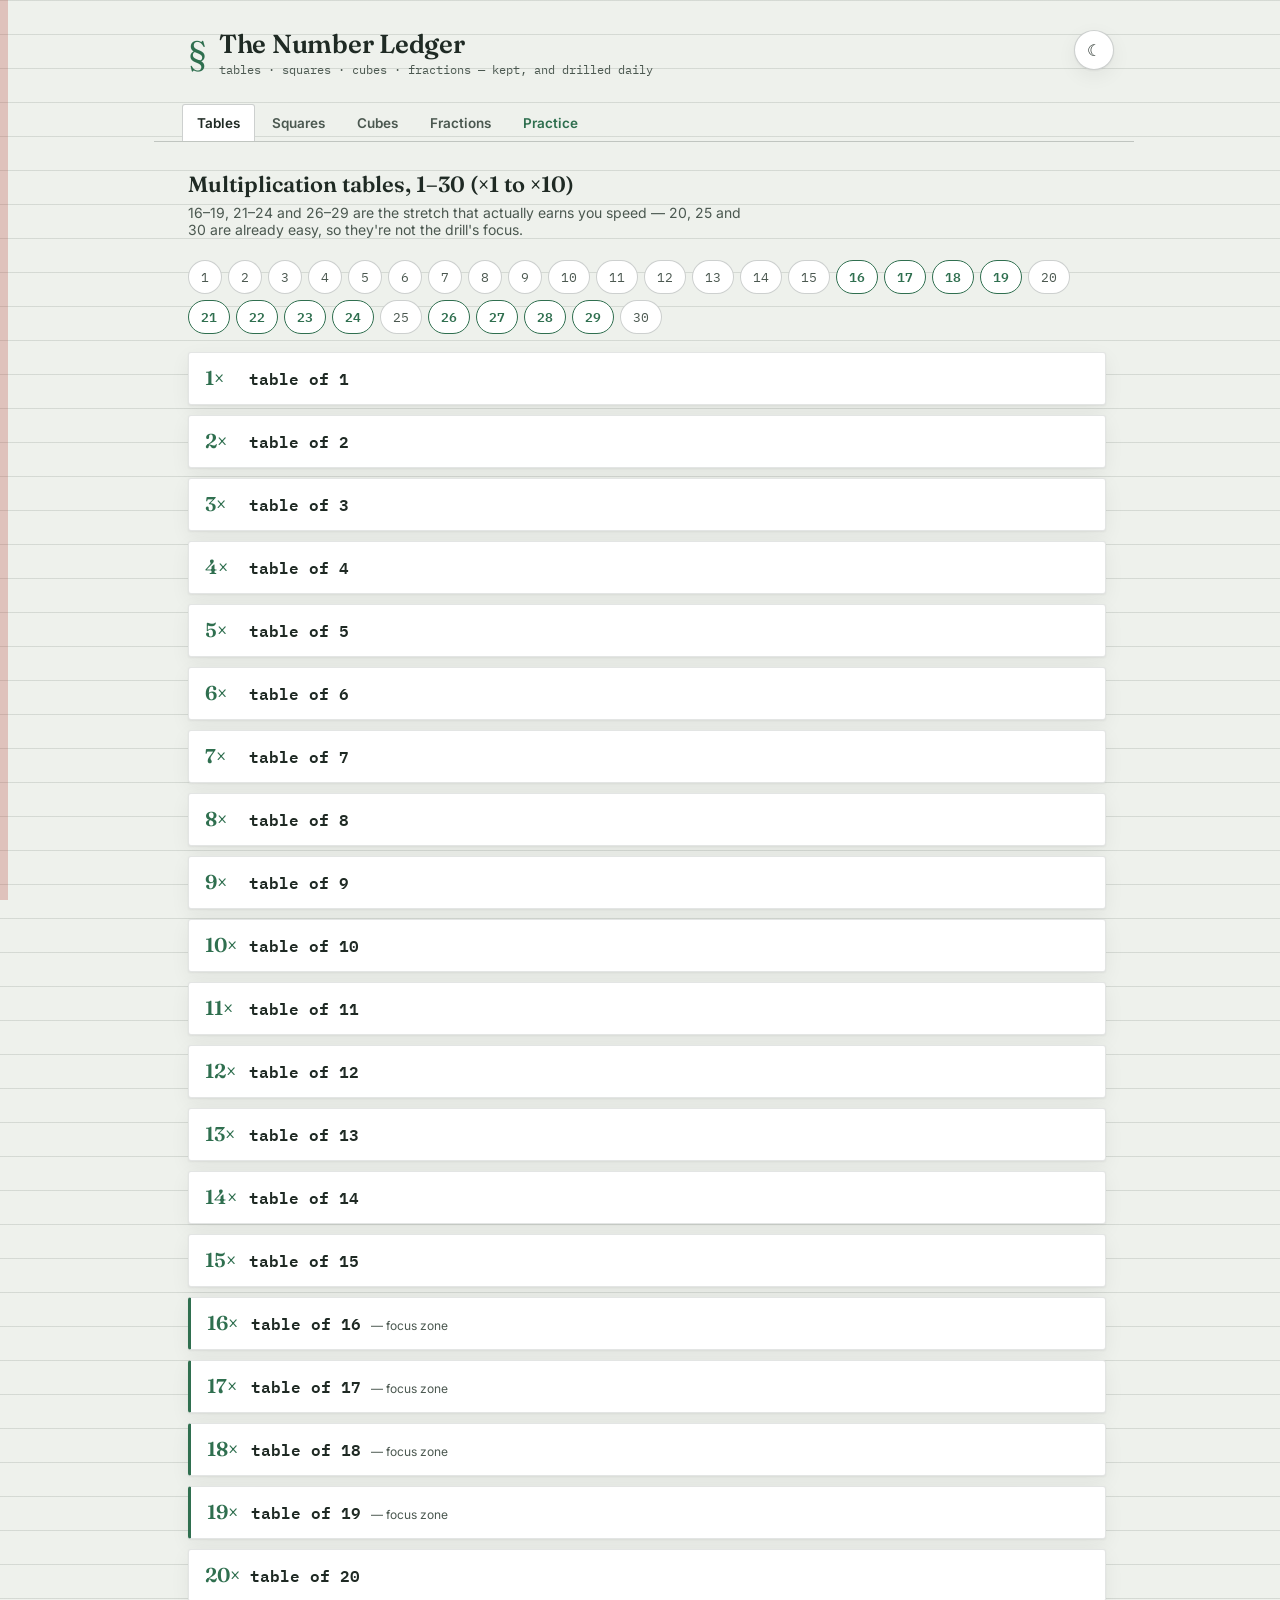
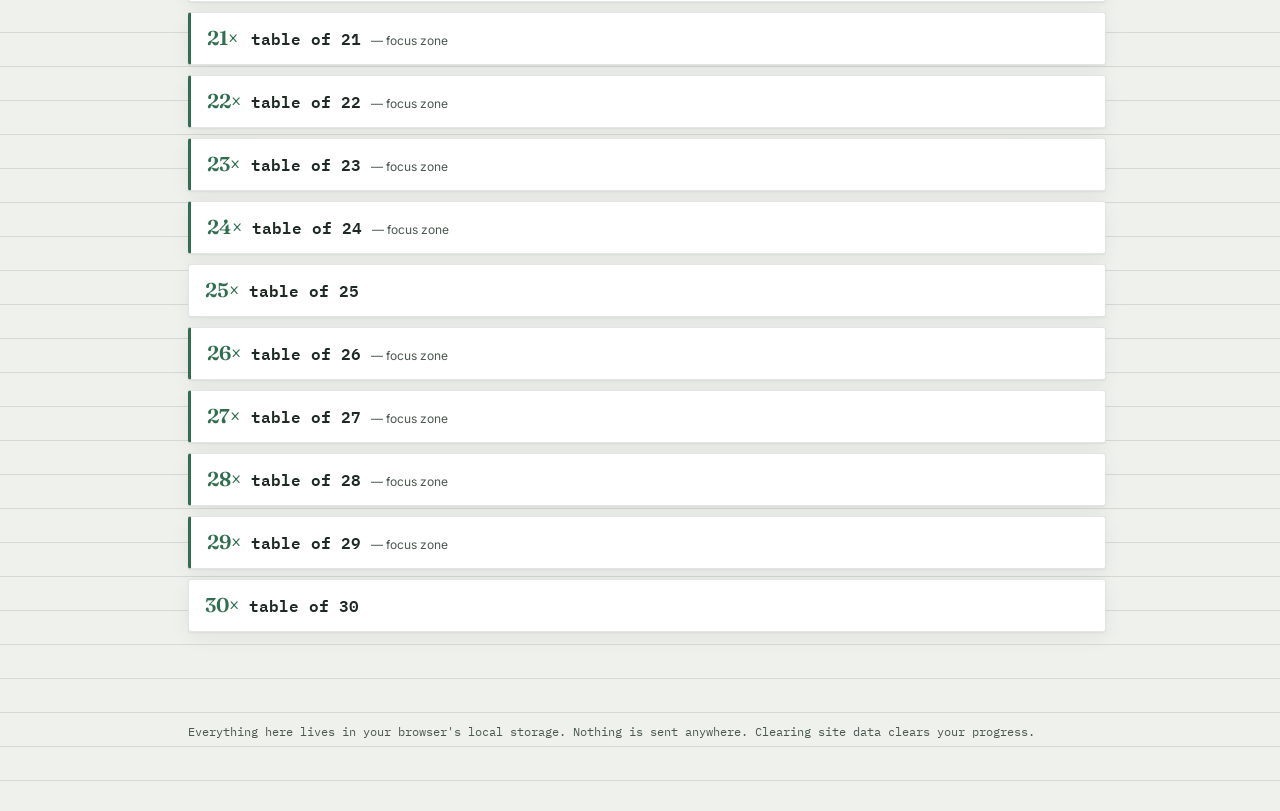
<file: memory-tool/index.html>
<!DOCTYPE html>
<html lang="en" data-theme="light">
<head>
<meta charset="UTF-8">
<meta name="viewport" content="width=device-width, initial-scale=1.0, viewport-fit=cover">
<title>The Number Ledger — Tables, Squares, Cubes & Fractions Drill</title>
<meta name="description" content="Reference and daily practice for multiplication tables, squares, cubes and fraction-to-percentage recall.">
<meta name="robots" content="noindex, nofollow">
<link rel="preconnect" href="https://fonts.googleapis.com">
<link rel="preconnect" href="https://fonts.gstatic.com" crossorigin>
<link href="https://fonts.googleapis.com/css2?family=Fraunces:ital,opsz,wght@0,9..144,400;0,9..144,600;0,9..144,700;1,9..144,500&family=IBM+Plex+Mono:wght@400;500;600;700&family=Inter:wght@400;500;600&display=swap" rel="stylesheet">
<link rel="stylesheet" href="style.css">
</head>
<body>

<div class="margin-rule is-idle" id="marginRule" aria-hidden="true"></div>

<header class="site-head">
  <div class="brand">
    <span class="brand-mark">§</span>
    <div class="brand-text">
      <h1>The Number Ledger</h1>
      <p class="tagline">tables · squares · cubes · fractions — kept, and drilled daily</p>
    </div>
  </div>
  <button id="themeToggle" class="theme-toggle" aria-label="Toggle dark mode" title="Toggle light / dark">
    <span class="theme-icon" aria-hidden="true">☾</span>
  </button>
</header>

<nav class="tabs" role="tablist" aria-label="Sections">
  <button class="tab-btn is-active" data-tab="tables" role="tab" aria-selected="true">Tables</button>
  <button class="tab-btn" data-tab="squares" role="tab" aria-selected="false">Squares</button>
  <button class="tab-btn" data-tab="cubes" role="tab" aria-selected="false">Cubes</button>
  <button class="tab-btn" data-tab="fractions" role="tab" aria-selected="false">Fractions</button>
  <button class="tab-btn tab-btn--practice" data-tab="practice" role="tab" aria-selected="false">Practice</button>
</nav>

<main class="page">

  <!-- TABLES -->
  <section id="tables" class="panel is-active" role="tabpanel">
    <div class="panel-head">
      <h2>Multiplication tables, 1–30 (×1 to ×10)</h2>
      <p class="panel-note">16–19, 21–24 and 26–29 are the stretch that actually earns you speed — 20, 25 and 30 are already easy, so they're not the drill's focus.</p>
    </div>
    <div class="chip-row" id="tablesChips"></div>
    <div id="tablesGrid" class="tables-grid"></div>
  </section>

  <!-- SQUARES -->
  <section id="squares" class="panel" role="tabpanel">
    <div class="panel-head">
      <h2>Squares, 1–25 — and how to get to 100 without memorising them</h2>
      <p class="panel-note">Memorise 1–25 cold. Past that, you don't recall — you compute, in about two seconds, from an anchor.</p>
    </div>

    <div class="ref-table-wrap">
      <table class="ref-table" id="squaresTable"></table>
    </div>

    <div class="tricks">
      <h3>The anchor method</h3>
      <p>Every square from 25 to 100 is one algebra identity away from a number you already know: <span class="mono">(a ± k)² = a² ± 2ak + k²</span>. Pick the nearest multiple of 25 as your anchor <span class="mono">a</span>, let <span class="mono">k</span> be the small distance to it, and you're doing single-digit arithmetic.</p>

      <div class="trick-cards">
        <div class="trick-card">
          <h4>Ending in 5</h4>
          <p>For any n5², take n, multiply by (n+1), append "25".</p>
          <p class="mono">35² → 3×4=12 → <strong>1225</strong>. 65² → 6×7=42 → <strong>4225</strong>.</p>
        </div>
        <div class="trick-card">
          <h4>Anchor at 25 (26–49)</h4>
          <p class="mono">(25+k)² = 625 + 50k + k²</p>
          <p class="mono">27² → 625+50(2)+4 = <strong>729</strong></p>
        </div>
        <div class="trick-card">
          <h4>Anchor at 50 (33–66)</h4>
          <p class="mono">(50±k)² = 2500 ± 100k + k²</p>
          <p class="mono">47² → 2500−100(3)+9 = <strong>2209</strong></p>
        </div>
        <div class="trick-card">
          <h4>Anchor at 75 (63–87)</h4>
          <p class="mono">(75±k)² = 5625 ± 150k + k²</p>
          <p class="mono">78² → 5625+150(3)+9 = <strong>6084</strong></p>
        </div>
        <div class="trick-card">
          <h4>Anchor at 100 (76–100+)</h4>
          <p class="mono">(100−k)² = 10000 − 200k + k²</p>
          <p class="mono">97² → 10000−200(3)+9 = <strong>9409</strong></p>
        </div>
        <div class="trick-card">
          <h4>Difference of squares</h4>
          <p>a² − b² = (a−b)(a+b). Handy when a number is 1 or 2 away from something square-friendly.</p>
          <p class="mono">29² = 30²−(30+29) = 900−59 = <strong>841</strong></p>
        </div>
      </div>

      <button id="revealBig" class="secondary-btn">Show computed values, 26 → 100</button>
      <div class="ref-table-wrap" id="bigSquaresWrap" hidden>
        <table class="ref-table" id="bigSquaresTable"></table>
      </div>
    </div>
  </section>

  <!-- CUBES -->
  <section id="cubes" class="panel" role="tabpanel">
    <div class="panel-head">
      <h2>Cubes, 1–20</h2>
      <p class="panel-note">There's no shortcut as clean as the squares one — so this list is worth rote-learning in full. A few things make it easier.</p>
    </div>

    <div class="ref-table-wrap">
      <table class="ref-table" id="cubesTable"></table>
    </div>

    <div class="tricks">
      <h3>What actually helps</h3>
      <div class="trick-cards">
        <div class="trick-card">
          <h4>Last-digit pairs</h4>
          <p>Cubes preserve a predictable last digit, and it pairs numbers up: 1↔1, 2↔8, 3↔7, 4↔4, 5↔5, 6↔6, 7↔3, 8↔2, 9↔9, 0↔0. Useful for a sanity check on any answer.</p>
        </div>
        <div class="trick-card">
          <h4>Binomial expansion</h4>
          <p class="mono">(a+b)³ = a³ + 3a²b + 3ab² + b³</p>
          <p class="mono">13³ = 10³+3(100)(3)+3(10)(9)+27 = 1000+900+270+27 = <strong>2197</strong></p>
        </div>
        <div class="trick-card">
          <h4>Sum-of-cubes identity</h4>
          <p>1³+2³+…+n³ = (n(n+1)/2)². Won't give a single cube, but it's a free check when a question asks for a running sum.</p>
        </div>
        <div class="trick-card">
          <h4>Anchor at 10 and 20</h4>
          <p>Cubes near 10 or 20 are cheapest via the binomial rule above — the a³ and 3a² terms only need computing once per anchor.</p>
        </div>
      </div>
    </div>
  </section>

  <!-- FRACTIONS -->
  <section id="fractions" class="panel" role="tabpanel">
    <div class="panel-head">
      <h2>Fractions → percentages, 1/x to 5/x for x up to 30</h2>
      <p class="panel-note">This table is the one that actually shows up under time pressure — DI sets, CAGR sanity checks, quick margin math. Reading down a column is reading off n/x for a fixed x.</p>
    </div>

    <div class="ref-table-wrap">
      <table class="ref-table ref-table--dense" id="fractionsTable"></table>
    </div>

    <div class="tricks">
      <h3>How to get there without memorising all 100+ cells</h3>
      <div class="trick-cards">
        <div class="trick-card">
          <h4>Halving chain</h4>
          <p>1/x for a doubled denominator is just half the previous percentage. Learn 1/2 → 1/4 → 1/8 → 1/16 as one chain, and 1/3 → 1/6 → 1/12 → 1/24 as another.</p>
          <p class="mono">1/8=12.5% → <strong>1/16=6.25%</strong>. 1/6=16.67% → <strong>1/12=8.33%</strong> → <strong>1/24=4.17%</strong>.</p>
        </div>
        <div class="trick-card">
          <h4>The 1/7 doubling trick</h4>
          <p>1/7 = 14.28...%. To get there: 7×2=14, 14×2=28 — that's your first four digits, "14.28", straight from doubling 7 twice.</p>
        </div>
        <div class="trick-card">
          <h4>Divide 1/7 by n</h4>
          <p>Every 1/(7n) is 1/7 divided by n — cheaper than computing fresh.</p>
          <p class="mono">1/14 = 14.28/2 = <strong>7.14%</strong>. 1/21 = 14.28/3 = <strong>4.76%</strong>. 1/28 = 14.28/4 = <strong>3.57%</strong>.</p>
        </div>
        <div class="trick-card">
          <h4>The 3-4-5 anchor</h4>
          <p>1/23 ≈ 4.35% and 1/29 ≈ 3.45% — the digits 4-3-5 and 3-4-5 are a Pythagorean triplet, which is purely a mnemonic, not a derivation, but it sticks.</p>
        </div>
        <div class="trick-card">
          <h4>n/x from 1/x</h4>
          <p>Don't memorise 2/19, 3/19, 4/19 separately — get 1/19 = 5.26% once, then just multiply by n.</p>
          <p class="mono">1/19=5.26% → <strong>3/19=15.79%</strong> (×3)</p>
        </div>
        <div class="trick-card">
          <h4>Increase ↔ equivalent decrease</h4>
          <p>If a quantity goes up by n/x, reversing it back down isn't the same percentage — it's n/(x+n). Constant-product situations (Time×Speed, Quantity×Price) use this directly.</p>
          <p class="mono">+50% (1/2) reverses with −33.33% (1/3), not −50%.</p>
        </div>
      </div>
    </div>
  </section>

  <!-- PRACTICE -->
  <section id="practice" class="panel" role="tabpanel">
    <div class="panel-head">
      <h2>Practice</h2>
      <p class="panel-note">Multiple choice, timed. Answer, see the full working, hit Next when you're ready. Get faster and cleaner, and the clock tightens on its own.</p>
    </div>

    <div id="quizSetup" class="quiz-setup">
      <div class="mode-row">
        <button class="mode-btn is-active" data-mode="tables">Tables <span class="mode-sub">×1–10, weighted to 16–19 / 21–24 / 26–29</span></button>
        <button class="mode-btn" data-mode="squares">Squares <span class="mode-sub">1–25</span></button>
        <button class="mode-btn" data-mode="cubes">Cubes <span class="mode-sub">1–20</span></button>
        <button class="mode-btn" data-mode="fractions">Fractions <span class="mode-sub">n/x → %, x up to 30</span></button>
        <button class="mode-btn" data-mode="mixed">Mixed <span class="mode-sub">all four</span></button>
      </div>
      <div class="stats-row" id="modeStats"></div>
      <button id="startQuiz" class="primary-btn">Start</button>
      <button id="resetProgress" class="ghost-btn">Reset all progress</button>
    </div>

    <div id="quizLive" class="quiz-live" hidden>
      <div class="quiz-top">
        <span id="quizModeLabel" class="quiz-mode-label"></span>
        <span id="quizTimeLimitLabel" class="quiz-time-label"></span>
        <span id="quizScore" class="quiz-score"></span>
      </div>

      <div class="question-card">
        <p class="question-text" id="questionText">—</p>
        <div class="options-grid" id="optionsGrid"></div>
        <p class="feedback" id="feedbackText" aria-live="polite"></p>
        <button id="nextQuestionBtn" class="primary-btn next-btn" hidden>Next question →</button>
      </div>

      <button id="stopQuiz" class="ghost-btn">End session</button>
    </div>

    <div id="quizSummary" class="quiz-summary" hidden>
      <h3>Session done</h3>
      <p id="summaryText"></p>
      <button id="againQuiz" class="primary-btn">Go again</button>
    </div>
  </section>

</main>

<footer class="site-foot">
  <p>Everything here lives in your browser's local storage. Nothing is sent anywhere. Clearing site data clears your progress.</p>
</footer>

<script src="app.js"></script>
</body>
</html>
</file>
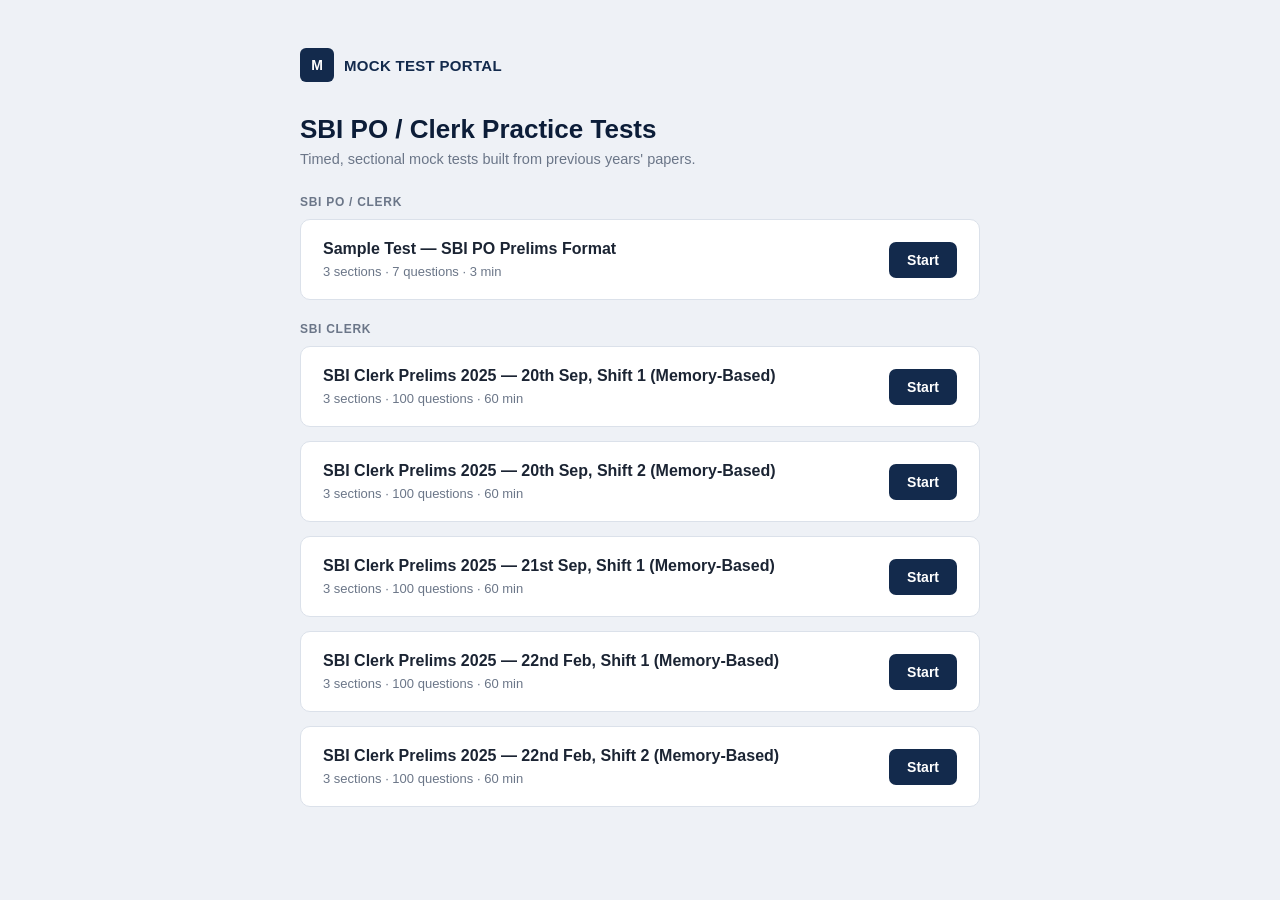
<file: mock-tests/index.html>
<!DOCTYPE html>
<html lang="en">
<head>
<meta charset="UTF-8">
<meta name="viewport" content="width=device-width, initial-scale=1.0">
<title>Mock Test Portal — SBI PO / Clerk</title>
<style>
  :root{
    --navy:#132a4c;
    --navy-dark:#0c1d38;
    --bg:#eef1f6;
    --panel:#ffffff;
    --border:#dbe1ea;
    --text:#1b2433;
    --muted:#6b7688;
    --green:#1f9254;
    --green-bg:#e5f5ec;
    --red:#d64545;
    --red-bg:#fdeaea;
    --purple:#7c4dff;
    --purple-bg:#efe9ff;
    --gray:#9aa5b1;
    --gray-bg:#eef0f3;
    --gold:#b8873a;
    --mono: 'SFMono-Regular', Consolas, 'Liberation Mono', Menlo, monospace;
    --sans: -apple-system, BlinkMacSystemFont, 'Segoe UI', Roboto, Helvetica, Arial, sans-serif;
  }
  *{box-sizing:border-box;}
  body{margin:0;font-family:var(--sans);background:var(--bg);color:var(--text);}
  .hidden{display:none !important;}

  /* ---------- Landing ---------- */
  #landing{max-width:720px;margin:0 auto;padding:48px 20px;}
  .brand{display:flex;align-items:center;gap:10px;margin-bottom:32px;}
  .brand-mark{width:34px;height:34px;border-radius:6px;background:var(--navy);color:#fff;display:flex;align-items:center;justify-content:center;font-weight:700;font-size:14px;}
  .brand-name{font-weight:700;font-size:15px;letter-spacing:.02em;color:var(--navy);}
  h1{font-size:26px;margin:0 0 6px;color:var(--navy-dark);}
  .sub{color:var(--muted);margin:0 0 28px;font-size:14.5px;}
  .cat-header{font-size:12px;font-weight:700;letter-spacing:.06em;text-transform:uppercase;color:var(--muted);margin:22px 0 10px;}
  .cat-header:first-child{margin-top:0;}
  .test-card{background:var(--panel);border:1px solid var(--border);border-radius:10px;padding:20px 22px;margin-bottom:14px;display:flex;justify-content:space-between;align-items:center;gap:16px;flex-wrap:wrap;}
  .test-card h3{margin:0 0 6px;font-size:16px;}
  .test-meta{color:var(--muted);font-size:13px;}
  .test-history{color:var(--muted);font-size:12.5px;margin-top:8px;display:flex;align-items:center;gap:8px;flex-wrap:wrap;}
  .link-btn{background:none;border:none;color:var(--navy);font-size:12.5px;font-weight:600;cursor:pointer;padding:0;text-decoration:underline;font-family:var(--sans);}
  .history-box{width:100%;margin-top:12px;border-top:1px solid var(--border);padding-top:10px;}
  .history-row{display:flex;justify-content:space-between;align-items:center;gap:10px;font-size:12.5px;padding:6px 0;color:var(--text);}
  .history-row .small-btn{padding:4px 10px;font-size:12px;}
  .btn{border:none;border-radius:7px;padding:10px 18px;font-size:14px;font-weight:600;cursor:pointer;font-family:var(--sans);}
  .btn-primary{background:var(--navy);color:#fff;}
  .btn-primary:hover{background:var(--navy-dark);}
  .btn-ghost{background:transparent;border:1px solid var(--border);color:var(--text);}
  .empty-note{color:var(--muted);font-size:13.5px;line-height:1.6;background:var(--panel);border:1px dashed var(--border);border-radius:10px;padding:18px 20px;}

  /* ---------- Instructions ---------- */
  #instructions{max-width:680px;margin:0 auto;padding:48px 20px;}
  #instructions h2{color:var(--navy-dark);font-size:22px;}
  #instructions ul{padding-left:20px;line-height:1.9;font-size:14.5px;}
  .legend{display:flex;gap:18px;flex-wrap:wrap;margin:22px 0;padding:16px;background:var(--panel);border:1px solid var(--border);border-radius:8px;}
  .legend-item{display:flex;align-items:center;gap:8px;font-size:13px;}
  .swatch{width:16px;height:16px;border-radius:3px;flex-shrink:0;}
  .start-row{margin-top:26px;display:flex;gap:12px;align-items:center;}
  .checkbox-row{display:flex;align-items:center;gap:8px;font-size:13.5px;color:var(--muted);margin-top:16px;}

  /* ---------- Exam layout ---------- */
  #exam{display:none;flex-direction:column;height:100vh;}
  .exam-top{background:var(--navy);color:#fff;padding:10px 18px;display:flex;justify-content:space-between;align-items:center;flex-wrap:wrap;gap:8px;}
  .exam-top .section-name{font-weight:600;font-size:14.5px;}
  .timer-box{font-family:var(--mono);font-size:18px;background:var(--navy-dark);padding:6px 14px;border-radius:6px;letter-spacing:.03em;}
  .timer-box.warn{background:#7a2020;}
  .exam-body{flex:1;display:flex;overflow:hidden;}

  .passage-panel{width:38%;border-right:1px solid var(--border);background:#fafbfc;padding:22px;overflow-y:auto;font-size:14px;line-height:1.75;white-space:pre-wrap;}
  .passage-panel.empty{display:flex;align-items:center;justify-content:center;color:var(--muted);font-size:13px;font-style:italic;}

  .question-panel{flex:1;display:flex;flex-direction:column;overflow-y:auto;}
  .q-scroll{flex:1;padding:24px 28px;overflow-y:auto;}
  .q-header{display:flex;justify-content:space-between;align-items:baseline;margin-bottom:14px;}
  .q-number{font-size:13px;color:var(--muted);font-weight:600;}
  .q-marks{font-size:12px;color:var(--muted);}
  .q-text{font-size:16px;line-height:1.6;margin-bottom:20px;}
  .q-image{max-width:100%;border-radius:8px;margin-bottom:16px;border:1px solid var(--border);display:block;}
  .passage-image{max-width:100%;border-radius:8px;margin-bottom:14px;border:1px solid var(--border);display:block;}
  .options{display:flex;flex-direction:column;gap:10px;}
  .option{display:flex;align-items:center;gap:12px;padding:12px 14px;border:1px solid var(--border);border-radius:8px;cursor:pointer;font-size:14.5px;background:#fff;}
  .option:hover{border-color:var(--navy);}
  .option.selected{border-color:var(--navy);background:#eef2fb;}
  .option input{accent-color:var(--navy);}

  .q-actions{display:flex;gap:10px;padding:14px 28px;border-top:1px solid var(--border);background:#fff;flex-wrap:wrap;}

  .navigator{width:230px;border-left:1px solid var(--border);background:#fff;padding:16px;overflow-y:auto;display:flex;flex-direction:column;}
  .nav-legend{font-size:11px;color:var(--muted);margin-bottom:12px;line-height:1.7;}
  .nav-legend span{display:inline-flex;align-items:center;gap:5px;margin-right:10px;}
  .nav-legend i{width:10px;height:10px;border-radius:2px;display:inline-block;}
  .nav-grid{display:grid;grid-template-columns:repeat(4,1fr);gap:7px;}
  .nav-btn{aspect-ratio:1;border-radius:5px;border:1px solid transparent;font-size:12.5px;font-weight:600;cursor:pointer;display:flex;align-items:center;justify-content:center;color:#fff;}
  .nav-btn.not-visited{background:var(--gray-bg);color:var(--text);border-color:var(--border);}
  .nav-btn.answered{background:var(--green);}
  .nav-btn.not-answered{background:var(--red);}
  .nav-btn.marked{background:var(--purple);}
  .nav-btn.marked-answered{background:var(--purple);box-shadow:inset 0 0 0 2px #4be08a;}
  .nav-btn.current{outline:2px solid var(--navy);outline-offset:1px;}
  .submit-section-btn{margin-top:auto;padding-top:14px;}

  /* ---------- Results ---------- */
  #results{display:none;max-width:900px;margin:0 auto;padding:40px 20px 80px;}
  .score-hero{background:var(--navy);color:#fff;border-radius:12px;padding:28px 30px;display:flex;justify-content:space-between;align-items:center;flex-wrap:wrap;gap:16px;margin-bottom:24px;}
  .score-hero .big{font-size:36px;font-weight:700;font-family:var(--mono);}
  .score-hero .label{font-size:12.5px;opacity:.75;text-transform:uppercase;letter-spacing:.05em;}
  .stat-grid{display:grid;grid-template-columns:repeat(4,1fr);gap:12px;margin-bottom:26px;}
  .stat{background:var(--panel);border:1px solid var(--border);border-radius:9px;padding:14px 16px;text-align:center;}
  .stat .val{font-size:20px;font-weight:700;font-family:var(--mono);}
  .stat .lab{font-size:11.5px;color:var(--muted);margin-top:2px;}
  .stat.correct .val{color:var(--green);}
  .stat.wrong .val{color:var(--red);}
  .stat.skipped .val{color:var(--gray);}

  .section-report{background:var(--panel);border:1px solid var(--border);border-radius:10px;margin-bottom:14px;overflow:hidden;}
  .section-report summary{padding:14px 18px;font-weight:600;cursor:pointer;display:flex;justify-content:space-between;font-size:14.5px;list-style:none;}
  .section-report summary::-webkit-details-marker{display:none;}
  .section-report summary .mini-score{font-family:var(--mono);color:var(--muted);font-weight:500;font-size:13px;}
  .review-q{border-top:1px solid var(--border);padding:14px 18px;font-size:13.5px;}
  .review-q .rq-text{margin-bottom:8px;font-size:14px;}
  .rq-tag{display:inline-block;font-size:10.5px;padding:2px 7px;border-radius:10px;margin-right:6px;font-weight:600;}
  .rq-tag.correct{background:var(--green-bg);color:var(--green);}
  .rq-tag.wrong{background:var(--red-bg);color:var(--red);}
  .rq-tag.skipped{background:var(--gray-bg);color:var(--muted);}
  .rq-tag.diff{background:var(--purple-bg);color:var(--purple);}
  .rq-tag.slow{background:#fff2df;color:var(--gold);}
  .rq-ans{color:var(--muted);margin-top:8px;font-size:12.5px;}
  .rev-options{display:flex;flex-direction:column;gap:6px;margin-top:6px;}
  .rev-opt{padding:7px 10px;border-radius:6px;border:1px solid var(--border);background:#fff;font-size:13px;}
  .rev-opt.rev-correct{border-color:var(--green);background:var(--green-bg);}
  .rev-opt.rev-wrong-pick{border-color:var(--red);background:var(--red-bg);}
  .rev-tag-inline{float:right;font-size:11px;font-weight:600;color:var(--muted);}
  .rev-opt.rev-correct .rev-tag-inline{color:var(--green);}
  .rev-opt.rev-wrong-pick .rev-tag-inline{color:var(--red);}
  .rev-explain,.rev-shortcut{margin-top:8px;font-size:12.5px;line-height:1.6;padding:8px 10px;border-radius:6px;background:var(--gray-bg);}
  .rev-shortcut{background:#fff8ec;}
  .section-diff{padding:12px 18px;border-top:1px solid var(--border);background:#fbfbfd;}
  .diff-breakdown{display:flex;gap:16px;margin-top:8px;font-size:12.5px;color:var(--muted);flex-wrap:wrap;}
  .restart-row{text-align:center;margin-top:30px;}

  @media (max-width:820px){
    .exam-body{flex-direction:column;overflow-y:auto;}
    .passage-panel{width:100%;max-height:200px;}
    .navigator{width:100%;order:3;border-left:none;border-top:1px solid var(--border);}
    .nav-grid{grid-template-columns:repeat(8,1fr);}
    .stat-grid{grid-template-columns:repeat(2,1fr);}
  }
</style>
</head>
<body>

<!-- ============ LANDING ============ -->
<div id="landing">
  <div class="brand"><div class="brand-mark">M</div><div class="brand-name">MOCK TEST PORTAL</div></div>
  <h1>SBI PO / Clerk Practice Tests</h1>
  <p class="sub">Timed, sectional mock tests built from previous years' papers.</p>
  <div id="testList"></div>
</div>

<!-- ============ INSTRUCTIONS ============ -->
<div id="instructions">
  <h2 id="instrTitle"></h2>
  <ul id="instrList"></ul>
  <div class="legend">
    <div class="legend-item"><span class="swatch" style="background:var(--gray-bg);border:1px solid var(--border)"></span>Not visited</div>
    <div class="legend-item"><span class="swatch" style="background:var(--red)"></span>Not answered</div>
    <div class="legend-item"><span class="swatch" style="background:var(--green)"></span>Answered</div>
    <div class="legend-item"><span class="swatch" style="background:var(--purple)"></span>Marked for review</div>
    <div class="legend-item"><span class="swatch" style="background:var(--purple);box-shadow:inset 0 0 0 2px #4be08a"></span>Answered &amp; marked</div>
  </div>
  <div class="start-row">
    <button class="btn btn-primary" id="startBtn">Start Section 1</button>
    <button class="btn btn-ghost" id="backBtn">Back</button>
  </div>
</div>

<!-- ============ EXAM ============ -->
<div id="exam">
  <div class="exam-top">
    <div class="section-name" id="sectionName"></div>
    <div class="timer-box" id="timerBox">20:00</div>
  </div>
  <div class="exam-body">
    <div class="passage-panel empty" id="passagePanel">No passage for this question</div>
    <div class="question-panel">
      <div class="q-scroll" id="qScroll"></div>
      <div class="q-actions">
        <button class="btn btn-ghost" id="markBtn">Mark for Review &amp; Next</button>
        <button class="btn btn-ghost" id="clearBtn">Clear Response</button>
        <button class="btn btn-ghost" id="prevBtn">Previous</button>
        <button class="btn btn-primary" id="nextBtn">Save &amp; Next</button>
      </div>
    </div>
    <div class="navigator">
      <div class="nav-legend">
        <span><i style="background:var(--gray-bg);border:1px solid var(--border)"></i>Not visited</span>
        <span><i style="background:var(--red)"></i>Not answered</span>
        <span><i style="background:var(--green)"></i>Answered</span>
        <span><i style="background:var(--purple)"></i>Marked</span>
      </div>
      <div class="nav-grid" id="navGrid"></div>
      <div class="submit-section-btn">
        <button class="btn btn-primary" id="submitSectionBtn" style="width:100%;">Submit Section</button>
      </div>
    </div>
  </div>
</div>

<!-- ============ RESULTS ============ -->
<div id="results">
  <div class="score-hero">
    <div>
      <div class="label">Final Score</div>
      <div class="big" id="finalScore">0 / 0</div>
    </div>
    <div>
      <div class="label">Accuracy</div>
      <div class="big" id="accuracy">0%</div>
    </div>
    <div>
      <div class="label">Total Time</div>
      <div class="big" id="totalTime">0:00</div>
    </div>
  </div>
  <div class="stat-grid">
    <div class="stat correct"><div class="val" id="statCorrect">0</div><div class="lab">Correct</div></div>
    <div class="stat wrong"><div class="val" id="statWrong">0</div><div class="lab">Wrong</div></div>
    <div class="stat skipped"><div class="val" id="statSkipped">0</div><div class="lab">Skipped</div></div>
    <div class="stat"><div class="val" id="statAvgTime">0s</div><div class="lab">Avg time / question</div></div>
  </div>
  <div id="diffSummary" class="section-report" style="padding:16px 18px;"></div>
  <div id="sectionReports"></div>
  <div class="restart-row">
    <button class="btn btn-primary" id="restartBtn">Back to Test List</button>
  </div>
</div>

<script>
/* ============================================================
   MOCK TEST ENGINE
   Data-driven: put a test JSON in data/, add its filename to
   TEST_FILES below, and it will show up on the landing page.
   See data/sample-test.json for the schema.
   ============================================================ */
const TEST_FILES = [
  "data/sample-test.json",
  "data/sbi-clerk-pre-2025-20-sep-shift-1.json",
  "data/sbi-clerk-pre-2025-20-sep-shift-2.json",
  "data/sbi-clerk-pre-2025-21-sep-shift-1.json",
  "data/sbi-clerk-pre-2025-22-feb-shift-1.json",
  "data/sbi-clerk-pre-2025-22-feb-shift-2.json"
];

let state = {
  test: null,
  sectionIndex: 0,
  qIndex: 0,
  answers: {},       // questionId -> optionIndex
  status: {},         // questionId -> 'not-visited'|'answered'|'not-answered'|'marked'|'marked-answered'
  timeSpent: {},       // questionId -> ms
  sectionTimers: {},   // sectionId -> remaining seconds
  timerInterval: null,
  questionEnteredAt: null,
  sectionResults: []   // filled on submit
};

const $ = (id) => document.getElementById(id);

// Converts **bold** markers (used when transcribing source papers) into <strong> tags.
function renderText(str){
  if(!str) return "";
  return String(str).replace(/\*\*(.+?)\*\*/g, "<strong>$1</strong>");
}

// ---------- Landing ----------
async function loadTests(){
  const listEl = $("testList");
  let found = [];
  for(const f of TEST_FILES){
    try{
      const res = await fetch(f);
      const data = await res.json();
      found.push(data);
    }catch(e){ console.error("Could not load", f, e); }
  }
  if(found.length === 0){
    listEl.innerHTML = `<div class="empty-note">No test files found. Add a JSON file to the <code>data/</code> folder and list it in <code>TEST_FILES</code> in index.html. If you're opening this file directly (file://), fetch() won't work — run a local server instead, e.g. <code>python3 -m http.server</code>, or just push to GitHub Pages.</div>`;
    return;
  }
  listEl.innerHTML = "";
  const hist = loadHistory();
  // group tests by exam type/category, preserving first-seen order
  const groups = {}; const groupOrder = [];
  found.forEach(t=>{
    const cat = t.examType || "SBI PO / Clerk";
    if(!groups[cat]){ groups[cat] = []; groupOrder.push(cat); }
    groups[cat].push(t);
  });
  groupOrder.forEach(cat=>{
    const header = document.createElement("div");
    header.className = "cat-header";
    header.textContent = cat;
    listEl.appendChild(header);
    groups[cat].forEach(t=>{
      const totalQ = t.sections.reduce((a,s)=>a+s.questions.length,0);
      const totalMin = t.sections.reduce((a,s)=>a+s.durationMinutes,0);
      const attempts = hist[t.id] || [];
      let historyHtml = "";
      if(attempts.length){
        const best = Math.max(...attempts.map(a=>a.summary.totalMarks));
        const lastA = attempts[attempts.length-1];
        historyHtml = `<div class="test-history">${attempts.length} attempt${attempts.length>1?"s":""} · best ${best.toFixed(2)} · last ${lastA.summary.totalMarks.toFixed(2)} <button class="link-btn">View history</button></div>`;
      }
      const card = document.createElement("div");
      card.className = "test-card";
      card.innerHTML = `<div><h3>${t.title}</h3><div class="test-meta">${t.sections.length} sections · ${totalQ} questions · ${totalMin} min</div>${historyHtml}</div>
        <button class="btn btn-primary">Start</button>`;
      card.querySelector(".btn-primary").onclick = ()=> openInstructions(t);
      const histBtn = card.querySelector(".link-btn");
      if(histBtn) histBtn.onclick = ()=> toggleHistoryBox(card, t.id);
      listEl.appendChild(card);
    });
  });
}

// ---------- Attempt history (localStorage) ----------
const HISTORY_KEY = "mockTestHistoryV1";
function loadHistory(){
  try{ return JSON.parse(localStorage.getItem(HISTORY_KEY)) || {}; }
  catch(e){ return {}; }
}
function saveAttempt(testId, testTitle, sectionResults, summary){
  const hist = loadHistory();
  if(!hist[testId]) hist[testId] = [];
  hist[testId].push({ timestamp: Date.now(), testTitle, sectionResults, summary });
  try{ localStorage.setItem(HISTORY_KEY, JSON.stringify(hist)); }
  catch(e){ console.error("Could not save attempt to localStorage", e); }
}
function toggleHistoryBox(card, testId){
  const existing = card.querySelector(".history-box");
  if(existing){ existing.remove(); return; }
  const attempts = (loadHistory()[testId] || []).slice().reverse();
  const box = document.createElement("div");
  box.className = "history-box";
  box.innerHTML = attempts.map((a,i)=>{
    const d = new Date(a.timestamp);
    return `<div class="history-row"><span>${d.toLocaleDateString()} ${d.toLocaleTimeString([], {hour:"2-digit",minute:"2-digit"})}</span><span>${a.summary.totalMarks.toFixed(2)} / ${a.summary.maxMarks.toFixed(2)}</span><button class="btn btn-ghost small-btn" data-i="${i}">View</button></div>`;
  }).join("");
  box.querySelectorAll("button[data-i]").forEach(btn=>{
    btn.onclick = ()=>{
      const a = attempts[Number(btn.dataset.i)];
      renderResults(a.testTitle, a.sectionResults);
      show("results");
    };
  });
  card.appendChild(box);
}

function openInstructions(test){
  state.test = test;
  state.sectionIndex = 0;
  state.answers = {}; state.status = {}; state.timeSpent = {}; state.sectionResults = [];
  test.sections.forEach(s=>{
    state.sectionTimers[s.id] = s.durationMinutes*60;
    s.questions.forEach(q=> state.status[q.id] = "not-visited");
  });
  $("instrTitle").textContent = test.title + " — Instructions";
  $("instrList").innerHTML = test.instructions.map(i=>`<li>${i}</li>`).join("");
  show("instructions");
}
$("backBtn").onclick = ()=> show("landing");
$("startBtn").onclick = ()=> startSection(0);

// ---------- Exam flow ----------
function startSection(idx){
  state.sectionIndex = idx;
  state.qIndex = 0;
  show("exam");
  runTimer();
  renderQuestion();
  renderNav();
}

function currentSection(){ return state.test.sections[state.sectionIndex]; }
function currentQuestion(){ return currentSection().questions[state.qIndex]; }

function runTimer(){
  clearInterval(state.timerInterval);
  $("sectionName").textContent = currentSection().name;
  updateTimerDisplay();
  state.timerInterval = setInterval(()=>{
    state.sectionTimers[currentSection().id]--;
    updateTimerDisplay();
    if(state.sectionTimers[currentSection().id] <= 0){
      clearInterval(state.timerInterval);
      submitSection(true);
    }
  }, 1000);
}
function updateTimerDisplay(){
  const secs = state.sectionTimers[currentSection().id];
  const m = Math.floor(secs/60), s = secs%60;
  const box = $("timerBox");
  box.textContent = `${m}:${s.toString().padStart(2,"0")}`;
  box.classList.toggle("warn", secs <= 60);
}

function renderQuestion(){
  logTimeForPreviousQuestion();
  const sec = currentSection();
  const q = currentQuestion();
  if(state.status[q.id] === "not-visited") state.status[q.id] = "not-answered";

  // Passage panel
  const passagePanel = $("passagePanel");
  const passage = (sec.passages||[]).find(p=>p.id === q.passageId);
  if(passage){
    passagePanel.classList.remove("empty");
    passagePanel.innerHTML = (passage.image ? `<img class="passage-image" src="${passage.image}" alt="passage figure">` : "") + renderText(passage.text);
  } else {
    passagePanel.classList.add("empty");
    passagePanel.textContent = "No passage for this question";
  }

  const scroll = $("qScroll");
  const qNumInSection = sec.questions.findIndex(x=>x.id===q.id)+1;
  scroll.innerHTML = `
    <div class="q-header">
      <span class="q-number">Question ${qNumInSection} of ${sec.questions.length}</span>
      <span class="q-marks">+${q.marks} / -${q.negativeMarks}</span>
    </div>
    ${q.image ? `<img class="q-image" src="${q.image}" alt="question figure">` : ""}
    <div class="q-text">${renderText(q.text)}</div>
    <div class="options" id="optionsWrap"></div>
  `;
  const wrap = $("optionsWrap");
  q.options.forEach((opt,i)=>{
    const div = document.createElement("label");
    div.className = "option" + (state.answers[q.id]===i ? " selected":"");
    div.innerHTML = `<input type="radio" name="opt" ${state.answers[q.id]===i?"checked":""}/> <span>${renderText(opt)}</span>`;
    div.onclick = ()=>{
      state.answers[q.id] = i;
      state.status[q.id] = state.status[q.id]==="marked"||state.status[q.id]==="marked-answered" ? "marked-answered" : "answered";
      renderQuestion(); renderNav();
    };
    wrap.appendChild(div);
  });

  $("prevBtn").disabled = state.qIndex===0;
  state.questionEnteredAt = Date.now();
  renderNav();
}

function logTimeForPreviousQuestion(){
  if(state.questionEnteredAt){
    const sec = currentSection();
    const prevQ = sec.questions[state.qIndex];
    if(prevQ){
      const delta = Date.now() - state.questionEnteredAt;
      state.timeSpent[prevQ.id] = (state.timeSpent[prevQ.id]||0) + delta;
    }
  }
}

function renderNav(){
  const sec = currentSection();
  const grid = $("navGrid");
  grid.innerHTML = "";
  sec.questions.forEach((q,i)=>{
    const btn = document.createElement("button");
    btn.className = "nav-btn " + state.status[q.id] + (i===state.qIndex ? " current":"");
    btn.textContent = i+1;
    btn.onclick = ()=>{ state.qIndex = i; renderQuestion(); };
    grid.appendChild(btn);
  });
}

$("nextBtn").onclick = ()=>{
  const sec = currentSection();
  if(state.qIndex < sec.questions.length-1){ state.qIndex++; renderQuestion(); }
};
$("prevBtn").onclick = ()=>{
  if(state.qIndex>0){ state.qIndex--; renderQuestion(); }
};
$("clearBtn").onclick = ()=>{
  const q = currentQuestion();
  delete state.answers[q.id];
  state.status[q.id] = state.status[q.id]==="marked"||state.status[q.id]==="marked-answered" ? "marked" : "not-answered";
  renderQuestion(); renderNav();
};
$("markBtn").onclick = ()=>{
  const q = currentQuestion();
  state.status[q.id] = state.answers[q.id]!==undefined ? "marked-answered" : "marked";
  const sec = currentSection();
  if(state.qIndex < sec.questions.length-1){ state.qIndex++; }
  renderQuestion(); renderNav();
};
$("submitSectionBtn").onclick = ()=>{
  if(confirm("Submit this section? You cannot return to it afterward.")) submitSection(false);
};

function submitSection(autoSubmitted){
  logTimeForPreviousQuestion();
  clearInterval(state.timerInterval);
  const sec = currentSection();
  const sectionResult = { id: sec.id, name: sec.name, autoSubmitted, questions: [] };
  sec.questions.forEach(q=>{
    const given = state.answers[q.id];
    const attempted = given !== undefined;
    const correct = attempted && given === q.correctIndex;
    sectionResult.questions.push({
      id: q.id, text: q.text, difficulty: q.difficulty||"unspecified",
      attempted, correct,
      given, correctIndex: q.correctIndex, options: q.options,
      marks: q.marks, negativeMarks: q.negativeMarks,
      timeMs: state.timeSpent[q.id]||0,
      explanation: q.explanation || null,
      shortcut: q.shortcut || null
    });
  });
  state.sectionResults.push(sectionResult);

  if(state.sectionIndex < state.test.sections.length-1){
    alert(`${sec.name} submitted. Moving to the next section.`);
    startSection(state.sectionIndex+1);
  } else {
    showResults();
  }
}

// ---------- Results ----------
// SLOW_FACTOR: a question counts as "took long" if its time is this many times
// the average time spent per (visited) question within its own section.
const SLOW_FACTOR = 1.6;

function showResults(){
  const testTitle = state.test.title;
  renderResults(testTitle, state.sectionResults);
  const summary = lastRenderedSummary; // set by renderResults
  saveAttempt(state.test.id, testTitle, state.sectionResults, summary);
  show("results");
}

let lastRenderedSummary = null;

// Rebuilds the whole results screen from a title + sectionResults array.
// Self-contained (no dependency on the original test JSON), so it can replay
// a past attempt loaded from localStorage just as well as a live one.
function renderResults(testTitle, sectionResults){
  let correct=0, wrong=0, skipped=0, totalMarks=0, maxMarks=0, totalMs=0, attemptedCount=0;
  const overallDiff = {};

  $("sectionReports").innerHTML = "";
  sectionResults.forEach(sr=>{
    let secScore=0;
    const secDiff = {};
    const visitedTimes = sr.questions.filter(q=>q.timeMs>0).map(q=>q.timeMs);
    const avgTime = visitedTimes.length ? visitedTimes.reduce((a,b)=>a+b,0)/visitedTimes.length : 0;

    const det = document.createElement("details");
    det.className = "section-report";
    let rows = "";
    sr.questions.forEach(q=>{
      totalMs += q.timeMs;
      maxMarks += q.marks;
      const tookLong = avgTime>0 && q.timeMs > avgTime*SLOW_FACTOR;
      if(!overallDiff[q.difficulty]) overallDiff[q.difficulty] = {correct:0,wrong:0,skipped:0};
      if(!secDiff[q.difficulty]) secDiff[q.difficulty] = {correct:0,wrong:0,skipped:0};

      let kind;
      if(!q.attempted){
        kind="skipped"; skipped++; overallDiff[q.difficulty].skipped++; secDiff[q.difficulty].skipped++;
      } else if(q.correct){
        kind="correct"; correct++; attemptedCount++; secScore += q.marks;
        overallDiff[q.difficulty].correct++; secDiff[q.difficulty].correct++;
      } else {
        kind="wrong"; wrong++; attemptedCount++; secScore -= q.negativeMarks;
        overallDiff[q.difficulty].wrong++; secDiff[q.difficulty].wrong++;
      }
      rows += reviewRow(q, kind, tookLong);
    });
    totalMarks += secScore;

    const slowCount = sr.questions.filter(q=>{
      return avgTime>0 && q.timeMs > avgTime*SLOW_FACTOR;
    }).length;

    det.innerHTML = `<summary>${sr.name}${sr.autoSubmitted?" (auto-submitted — time up)":""} <span class="mini-score">${secScore.toFixed(2)} marks</span></summary>
      <div class="section-diff">
        <strong style="font-size:13px;">${sr.name} — difficulty breakdown</strong>
        ${diffRowsHtml(secDiff)}
        <div class="diff-breakdown"><span>Avg time/question: ${avgTime? Math.round(avgTime/1000)+"s":"—"}</span><span style="color:var(--gold)">${slowCount} question${slowCount!==1?"s":""} took noticeably longer than your section average</span></div>
      </div>
      ${rows}`;
    $("sectionReports").appendChild(det);
  });

  $("finalScore").textContent = `${totalMarks.toFixed(2)} / ${maxMarks.toFixed(2)}`;
  $("accuracy").textContent = attemptedCount ? Math.round(correct/attemptedCount*100)+"%" : "—";
  $("totalTime").textContent = formatMs(totalMs);
  $("statCorrect").textContent = correct;
  $("statWrong").textContent = wrong;
  $("statSkipped").textContent = skipped;
  const totalQ = correct+wrong+skipped;
  $("statAvgTime").textContent = totalQ ? Math.round(totalMs/totalQ/1000)+"s" : "0s";

  $("diffSummary").innerHTML = `<strong style="font-size:13.5px;">Overall difficulty breakdown</strong>${diffRowsHtml(overallDiff)}`;

  lastRenderedSummary = { totalMarks, maxMarks, correct, wrong, skipped, attemptedCount, totalMs };
}

function diffRowsHtml(diffStats){
  let html = "";
  Object.keys(diffStats).forEach(d=>{
    const s = diffStats[d];
    html += `<div class="diff-breakdown"><span><b>${d}</b></span><span style="color:var(--green)">${s.correct} correct</span><span style="color:var(--red)">${s.wrong} wrong</span><span style="color:var(--gray)">${s.skipped} skipped</span></div>`;
  });
  return html;
}

function reviewRow(q, kind, tookLong){
  const timeStr = Math.round(q.timeMs/1000)+"s";
  const optsHtml = q.options.map((opt,i)=>{
    let cls = "rev-opt";
    let tag = "";
    if(i===q.correctIndex){ cls += " rev-correct"; tag = "Correct answer"; }
    if(q.given===i && i!==q.correctIndex){ cls += " rev-wrong-pick"; tag = "Your answer"; }
    else if(q.given===i && i===q.correctIndex){ tag = "Your answer — correct"; }
    return `<div class="${cls}">${String.fromCharCode(65+i)}. ${renderText(opt)}${tag?`<span class="rev-tag-inline">${tag}</span>`:""}</div>`;
  }).join("");
  let extra = "";
  if(q.explanation) extra += `<div class="rev-explain"><strong>Explanation:</strong> ${renderText(q.explanation)}</div>`;
  if(q.shortcut) extra += `<div class="rev-shortcut"><strong>Shortcut:</strong> ${renderText(q.shortcut)}</div>`;
  return `<div class="review-q">
    <span class="rq-tag ${kind}">${kind}</span><span class="rq-tag diff">${q.difficulty}</span>${tookLong?`<span class="rq-tag slow">took long</span>`:""}
    <div class="rq-text">${renderText(q.text)}</div>
    <div class="rev-options">${optsHtml}</div>
    <div class="rq-ans">time spent: ${timeStr}</div>
    ${extra}
  </div>`;
}

$("restartBtn").onclick = ()=>{ show("landing"); loadTests(); };

// ---------- View switching ----------
function show(id){
  ["landing","instructions","exam","results"].forEach(v=>{
    $(v).style.display = "none";
  });
  $(id).style.display = id==="exam" ? "flex" : "block";
}
function formatMs(ms){
  const totalSec = Math.round(ms/1000);
  const m = Math.floor(totalSec/60), s = totalSec%60;
  return `${m}:${s.toString().padStart(2,"0")}`;
}

// ---------- Init ----------
show("landing");
loadTests();
</script>
</body>
</html>
</file>
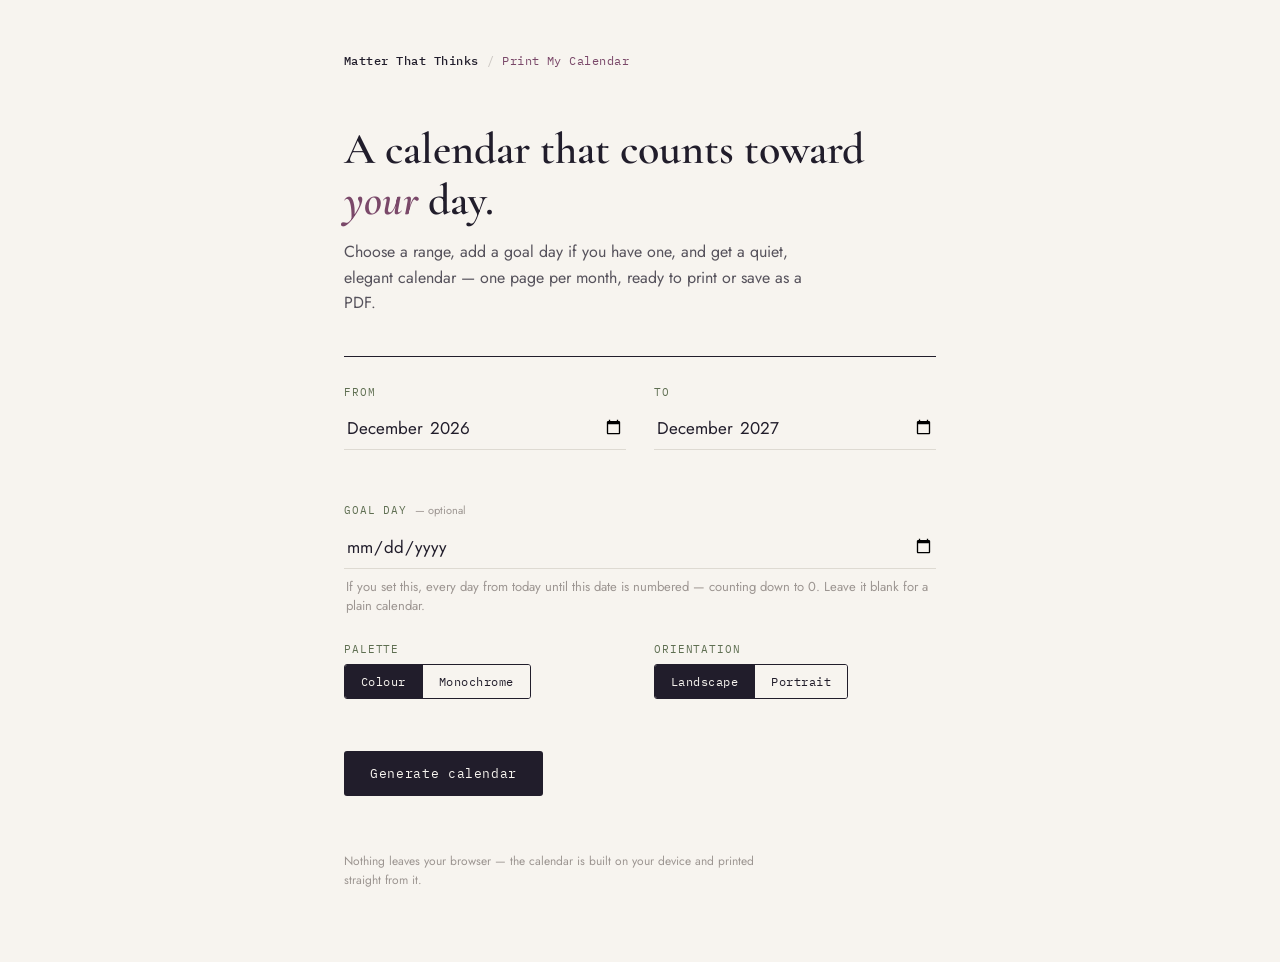
<file: print-my-calendar/index.html>
<!DOCTYPE html>
<html lang="en">
<head>
<meta charset="UTF-8">
<meta name="viewport" content="width=device-width, initial-scale=1.0">
<title>Print My Calendar — a goal-countdown calendar you can print</title>
<meta name="description" content="Pick a date range, add an optional goal day, and get an elegant printable calendar with day-countdown numbers.">
<link rel="canonical" href="https://matterthathinks.github.io/print-my-calendar/">
<meta property="og:type" content="website">
<meta property="og:title" content="Print My Calendar — a goal-countdown calendar you can print">
<meta property="og:description" content="Pick a date range, add an optional goal day, and get an elegant printable calendar with day-countdown numbers.">
<meta property="og:url" content="https://matterthathinks.github.io/print-my-calendar/">
<meta name="twitter:card" content="summary">
<link rel="icon" href="data:image/svg+xml,%3Csvg xmlns='http://www.w3.org/2000/svg' viewBox='0 0 24 24'%3E%3Ccircle cx='12' cy='12' r='3' fill='%237A4869'/%3E%3Cpath d='M12 2c1.5 3 1.5 5 0 8-1.5-3-1.5-5 0-8zM12 22c1.5-3 1.5-5 0-8-1.5 3-1.5 5 0 8zM2 12c3-1.5 5-1.5 8 0-3 1.5-5 1.5-8 0zM22 12c-3-1.5-5-1.5-8 0 3 1.5 5 1.5 8 0z' fill='%237A4869'/%3E%3C/svg%3E">
<link rel="preconnect" href="https://fonts.googleapis.com">
<link href="https://fonts.googleapis.com/css2?family=Cormorant+Garamond:ital,wght@0,500;0,600;1,500&family=IBM+Plex+Mono:wght@400;500;600&family=Jost:wght@400;500;600&display=swap" rel="stylesheet">
<link rel="stylesheet" href="style.css">
</head>
<body>

  <!-- ================= SETUP VIEW (screen only) ================= -->
  <main id="setupView" class="setup">

    <header class="brand">
      <span class="brand-name">Matter That Thinks</span>
      <span class="brand-divider">/</span>
      <span class="brand-tool">Print My Calendar</span>
    </header>

    <section class="hero">
      <h1>A calendar that counts toward <em>your</em> day.</h1>
      <p class="hero-sub">Choose a range, add a goal day if you have one, and get a quiet, elegant calendar — one page per month, ready to print or save as a PDF.</p>
    </section>

    <form id="calendarForm" class="form-card" novalidate>

      <div class="field-row">
        <div class="field">
          <label for="startMonth">From</label>
          <input type="month" id="startMonth" name="startMonth" required>
        </div>
        <div class="field">
          <label for="endMonth">To</label>
          <input type="month" id="endMonth" name="endMonth" required>
        </div>
      </div>

      <div class="field">
        <label for="goalDate">Goal day <span class="optional">— optional</span></label>
        <input type="date" id="goalDate" name="goalDate">
        <p class="hint">If you set this, every day from today until this date is numbered — counting down to 0. Leave it blank for a plain calendar.</p>
      </div>

      <div class="field-row">
        <div class="field">
          <span class="group-label">Palette</span>
          <div class="toggle" role="radiogroup" aria-label="Palette">
            <button type="button" class="toggle-btn is-active" data-group="palette" data-value="colour" aria-pressed="true">Colour</button>
            <button type="button" class="toggle-btn" data-group="palette" data-value="mono" aria-pressed="false">Monochrome</button>
          </div>
        </div>
        <div class="field">
          <span class="group-label">Orientation</span>
          <div class="toggle" role="radiogroup" aria-label="Orientation">
            <button type="button" class="toggle-btn is-active" data-group="orientation" data-value="landscape" aria-pressed="true">Landscape</button>
            <button type="button" class="toggle-btn" data-group="orientation" data-value="portrait" aria-pressed="false">Portrait</button>
          </div>
        </div>
      </div>

      <p id="formError" class="form-error" hidden></p>

      <button type="submit" class="btn-primary">Generate calendar</button>
    </form>

    <footer class="setup-footer">
      <p>Nothing leaves your browser — the calendar is built on your device and printed straight from it.</p>
    </footer>
  </main>

  <!-- ================= PRINT VIEW ================= -->
  <div id="printView" hidden>

    <div class="print-toolbar no-print">
      <button type="button" id="backBtn" class="btn-ghost">← Edit details</button>
      <span class="toolbar-spacer"></span>
      <button type="button" id="printBtn" class="btn-primary">Print / Save as PDF</button>
    </div>

    <div id="pages"></div>
  </div>

  <script src="script.js"></script>
</body>
</html>
</file>
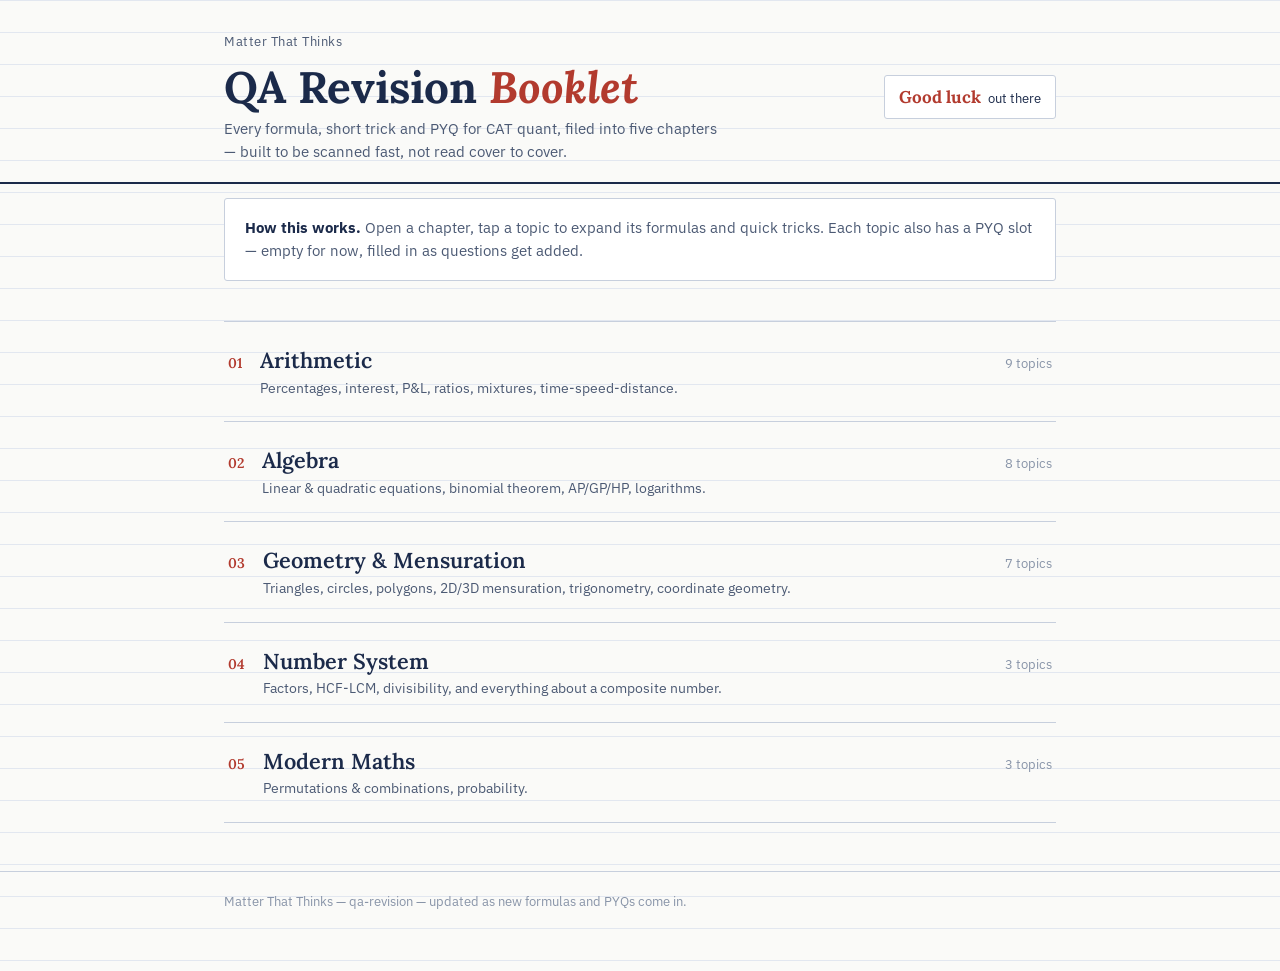
<file: qa-revision/index.html>
<!doctype html>
<html lang="en">
<head>
<meta charset="utf-8">
<meta name="viewport" content="width=device-width, initial-scale=1">
<title>QA Revision — Matter That Thinks</title>
<meta name="description" content="A last-mile CAT quant revision booklet — formulas, quick tricks, and PYQs organised into five chapters.">
<link rel="stylesheet" href="assets/css/style.css">
</head>
<body>

<header class="masthead">
  <div class="wrap">
    <a class="masthead__brand" href="https://matterthathinks.github.io">Matter That Thinks</a>
    <div class="masthead__row">
      <div>
        <h1 class="masthead__title">QA Revision <em>Booklet</em></h1>
        <p class="masthead__sub">Every formula, short trick and PYQ for CAT quant, filed into five chapters — built to be scanned fast, not read cover to cover.</p>
      </div>
      <div class="countdown" data-countdown>Loading…</div>
    </div>
  </div>
</header>

<main class="wrap">

  <p class="howto"><strong>How this works.</strong> Open a chapter, tap a topic to expand its formulas and quick tricks. Each topic also has a PYQ slot — empty for now, filled in as questions get added.</p>

  <ul class="toc">
    <li class="toc__item">
      <a class="toc__link" href="arithmetic.html">
        <span class="toc__num">01</span>
        <span class="toc__body">
          <span class="toc__title">Arithmetic</span>
          <p class="toc__tagline">Percentages, interest, P&amp;L, ratios, mixtures, time-speed-distance.</p>
        </span>
        <span class="toc__count">9 topics</span>
      </a>
    </li>
    <li class="toc__item">
      <a class="toc__link" href="algebra.html">
        <span class="toc__num">02</span>
        <span class="toc__body">
          <span class="toc__title">Algebra</span>
          <p class="toc__tagline">Linear &amp; quadratic equations, binomial theorem, AP/GP/HP, logarithms.</p>
        </span>
        <span class="toc__count">8 topics</span>
      </a>
    </li>
    <li class="toc__item">
      <a class="toc__link" href="geometry.html">
        <span class="toc__num">03</span>
        <span class="toc__body">
          <span class="toc__title">Geometry &amp; Mensuration</span>
          <p class="toc__tagline">Triangles, circles, polygons, 2D/3D mensuration, trigonometry, coordinate geometry.</p>
        </span>
        <span class="toc__count">7 topics</span>
      </a>
    </li>
    <li class="toc__item">
      <a class="toc__link" href="number-system.html">
        <span class="toc__num">04</span>
        <span class="toc__body">
          <span class="toc__title">Number System</span>
          <p class="toc__tagline">Factors, HCF-LCM, divisibility, and everything about a composite number.</p>
        </span>
        <span class="toc__count">3 topics</span>
      </a>
    </li>
    <li class="toc__item">
      <a class="toc__link" href="modern-maths.html">
        <span class="toc__num">05</span>
        <span class="toc__body">
          <span class="toc__title">Modern Maths</span>
          <p class="toc__tagline">Permutations &amp; combinations, probability.</p>
        </span>
        <span class="toc__count">3 topics</span>
      </a>
    </li>
  </ul>

</main>

<footer class="site-footer">
  <div class="wrap">Matter That Thinks — qa-revision — updated as new formulas and PYQs come in.</div>
</footer>

<script src="assets/js/app.js"></script>
</body>
</html>
</file>
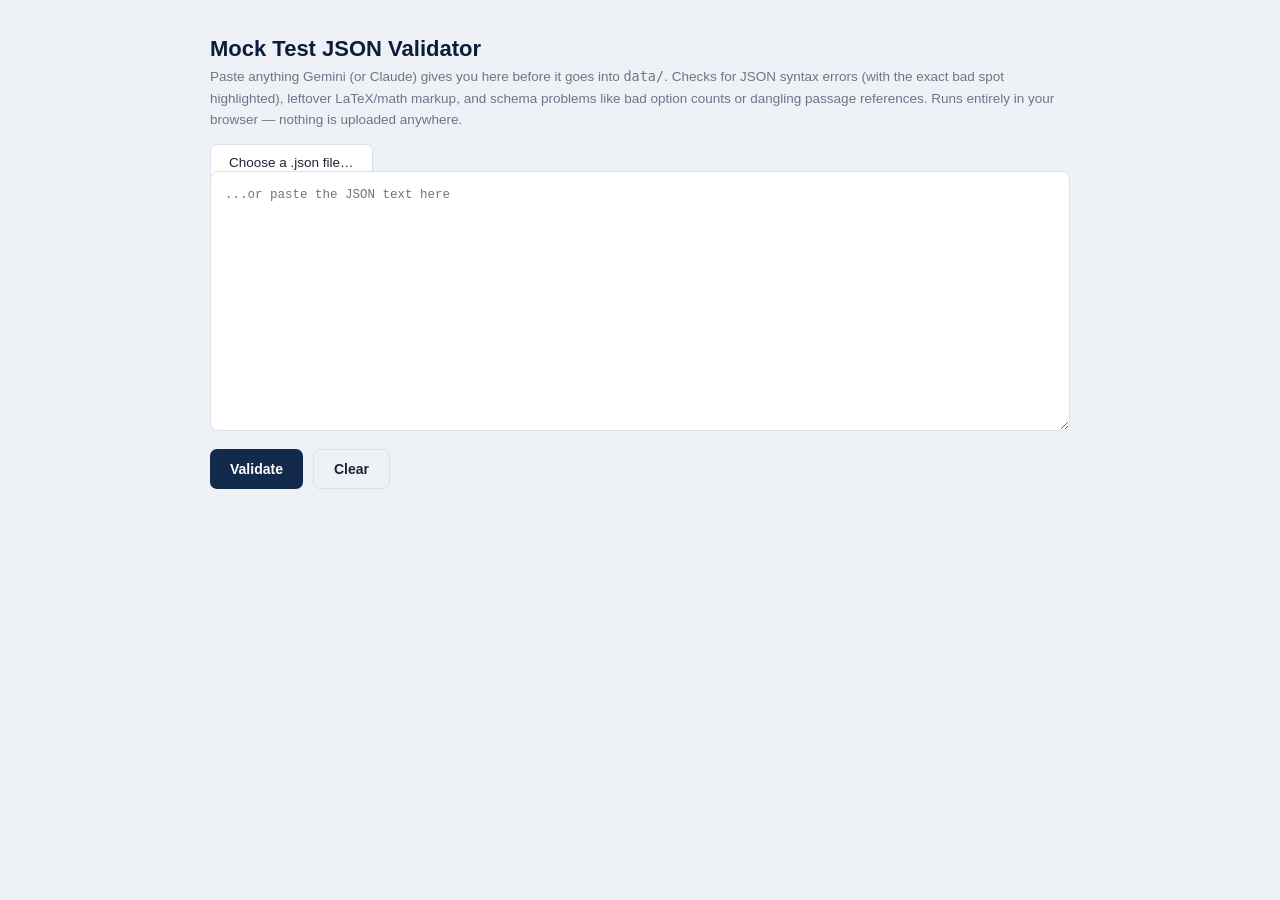
<file: mock-tests/validate.html>
<!DOCTYPE html>
<html lang="en">
<head>
<meta charset="UTF-8">
<meta name="viewport" content="width=device-width, initial-scale=1.0">
<title>Mock Test JSON Validator</title>
<style>
  :root{
    --navy:#132a4c; --navy-dark:#0c1d38; --bg:#eef1f6; --panel:#ffffff; --border:#dbe1ea;
    --text:#1b2433; --muted:#6b7688; --green:#1f9254; --green-bg:#e5f5ec;
    --red:#d64545; --red-bg:#fdeaea; --amber:#b8873a; --amber-bg:#fbf1e1;
    --mono: 'SFMono-Regular', Consolas, 'Liberation Mono', Menlo, monospace;
    --sans: -apple-system, BlinkMacSystemFont, 'Segoe UI', Roboto, Helvetica, Arial, sans-serif;
  }
  *{box-sizing:border-box;}
  body{margin:0;font-family:var(--sans);background:var(--bg);color:var(--text);}
  .wrap{max-width:900px;margin:0 auto;padding:36px 20px 80px;}
  h1{font-size:22px;color:var(--navy-dark);margin:0 0 4px;}
  .sub{color:var(--muted);font-size:13.5px;margin:0 0 22px;line-height:1.6;}
  textarea{width:100%;min-height:260px;font-family:var(--mono);font-size:12.5px;padding:14px;border:1px solid var(--border);
    border-radius:8px;resize:vertical;background:#fff;line-height:1.5;}
  .row{display:flex;gap:10px;margin:14px 0;flex-wrap:wrap;}
  button{border:none;border-radius:7px;padding:11px 20px;font-size:14px;font-weight:600;cursor:pointer;font-family:var(--sans);background:var(--navy);color:#fff;}
  button:hover{background:var(--navy-dark);}
  button.ghost{background:transparent;border:1px solid var(--border);color:var(--text);}
  input[type=file]{display:none;}
  .filelabel{border:1px solid var(--border);border-radius:7px;padding:10px 18px;font-size:13.5px;cursor:pointer;background:#fff;}
  .result{margin-top:22px;}
  .banner{border-radius:9px;padding:16px 18px;font-size:14.5px;font-weight:600;margin-bottom:16px;}
  .banner.ok{background:var(--green-bg);color:var(--green);}
  .banner.fail{background:var(--red-bg);color:var(--red);}
  .snippet{background:#1b2433;color:#f0f3f8;font-family:var(--mono);font-size:12.5px;padding:14px 16px;border-radius:8px;
    overflow-x:auto;white-space:pre-wrap;word-break:break-word;margin-top:10px;}
  .caret{color:#ff8a8a;font-weight:700;}
  .check{display:flex;gap:10px;align-items:flex-start;padding:10px 0;border-bottom:1px solid var(--border);font-size:13.5px;}
  .check:last-child{border-bottom:none;}
  .icon{width:18px;flex-shrink:0;font-weight:700;}
  .icon.pass{color:var(--green);}
  .icon.warn{color:var(--amber);}
  .icon.fail{color:var(--red);}
  .stat-row{display:flex;gap:24px;flex-wrap:wrap;margin:14px 0 6px;font-size:13px;color:var(--muted);}
  .stat-row b{color:var(--text);}
  .section-title{font-size:13px;font-weight:700;color:var(--navy);margin:20px 0 4px;text-transform:uppercase;letter-spacing:.03em;}
  ul.issue-list{margin:6px 0 0;padding-left:20px;font-size:13px;}
  ul.issue-list li{margin-bottom:4px;}
</style>
</head>
<body>
<div class="wrap">
  <h1>Mock Test JSON Validator</h1>
  <p class="sub">Paste anything Gemini (or Claude) gives you here before it goes into <code>data/</code>. Checks for JSON
  syntax errors (with the exact bad spot highlighted), leftover LaTeX/math markup, and schema problems like bad
  option counts or dangling passage references. Runs entirely in your browser — nothing is uploaded anywhere.</p>

  <label class="filelabel" for="fileInput">Choose a .json file&hellip;</label>
  <input type="file" id="fileInput" accept=".json,application/json">
  <textarea id="input" placeholder="...or paste the JSON text here"></textarea>
  <div class="row">
    <button id="validateBtn">Validate</button>
    <button class="ghost" id="clearBtn">Clear</button>
  </div>
  <div class="result" id="result"></div>
</div>

<script>
const $ = id => document.getElementById(id);

$("fileInput").addEventListener("change", (e) => {
  const f = e.target.files[0];
  if(!f) return;
  const reader = new FileReader();
  reader.onload = () => { $("input").value = reader.result; runValidation(); };
  reader.readAsText(f);
});
$("clearBtn").onclick = () => { $("input").value = ""; $("result").innerHTML = ""; };
$("validateBtn").onclick = runValidation;

function esc(s){
  return String(s).replace(/[&<>]/g, c => ({"&":"&amp;","<":"&lt;",">":"&gt;"}[c]));
}

function lineColFromPos(text, pos){
  const before = text.slice(0, pos);
  const line = (before.match(/\n/g) || []).length + 1;
  const col = pos - before.lastIndexOf("\n");
  return {line, col};
}

function snippetAround(text, pos, radius=90){
  const start = Math.max(0, pos - radius);
  const end = Math.min(text.length, pos + radius);
  const rel = pos - start;
  let s = esc(text.slice(start, rel));
  let bad = esc(text.slice(rel, rel+1) || " ");
  let after = esc(text.slice(rel+1, end - start + start));
  return (start > 0 ? "&hellip;" : "") + s + '<span class="caret">' + bad + "&#9650;</span>" + after + (end < text.length ? "&hellip;" : "");
}

function findLatexLeaks(text){
  const issues = [];
  const patterns = [
    [/\\+times|\\+div|\\+cdot|\\+pm|\\+sqrt|\\+frac|\\+text\{/g, "LaTeX command (e.g. \\\\times, \\\\div, \\\\sqrt{}) found — replace with plain characters (\u00d7 \u00f7 \u221a etc.)"],
    [/\$[^$\n]{1,120}\$/g, "Dollar-sign math delimiters ($...$) found — these should be removed, not part of this app's plain-text format"],
  ];
  for(const [re, msg] of patterns){
    const m = text.match(re);
    if(m) issues.push(msg + " \u2014 " + m.length + " occurrence(s), e.g. \u201c" + esc(m[0].slice(0,40)) + "\u2026\u201d");
  }
  return issues;
}

function runValidation(){
  const raw = $("input").value;
  const resultEl = $("result");
  resultEl.innerHTML = "";
  if(!raw.trim()){
    resultEl.innerHTML = '<div class="banner fail">Paste some JSON first.</div>';
    return;
  }

  // Always scan for LaTeX leaks regardless of parse success, since it's the most common recent failure
  const leaks = findLatexLeaks(raw);

  let data;
  try{
    data = JSON.parse(raw);
  }catch(err){
    const msg = err.message;
    const m = msg.match(/position (\d+)/);
    let html = '<div class="banner fail">&#10007; Not valid JSON \u2014 this file will fail to load silently in the app.</div>';
    html += '<div class="section-title">Parse error</div><div class="check"><div class="icon fail">&#10007;</div><div>' + esc(msg) + '</div></div>';
    if(m){
      const pos = parseInt(m[1], 10);
      const {line, col} = lineColFromPos(raw, pos);
      html += '<div class="stat-row"><span>Approx. location: <b>line ' + line + ', column ' + col + '</b></span></div>';
      html += '<div class="snippet">' + snippetAround(raw, pos) + '</div>';
      html += '<p class="sub" style="margin-top:8px;">The highlighted character (with the red triangle) is roughly where the parser gave up. Common causes: an unescaped " inside a text value, a stray backslash, or a trailing comma.</p>';
    }
    if(leaks.length){
      html += '<div class="section-title">Also found</div><ul class="issue-list">' + leaks.map(l => '<li>' + l + '</li>').join('') + '</ul>';
    }
    resultEl.innerHTML = html;
    return;
  }

  // Valid JSON -- now run schema checks
  const problems = [];
  const warnings = [];
  let totalQuestions = 0;
  const sectionSummaries = [];

  if(!data.id) problems.push("Missing top-level \"id\" field.");
  if(!data.title) problems.push("Missing top-level \"title\" field.");
  if(!Array.isArray(data.sections) || data.sections.length === 0){
    problems.push("Missing or empty \"sections\" array.");
  } else {
    const seenIds = new Set();
    data.sections.forEach((sec, si) => {
      const pids = new Set((sec.passages || []).map(p => p.id));
      const qs = sec.questions || [];
      totalQuestions += qs.length;
      sectionSummaries.push((sec.name || sec.id || ("section " + si)) + ": " + qs.length + " questions, " + (sec.passages || []).length + " passages");
      qs.forEach(q => {
        if(!q.id) problems.push("A question in section \"" + sec.id + "\" is missing an id.");
        else if(seenIds.has(q.id)) problems.push("Duplicate question id: \"" + q.id + "\".");
        else seenIds.add(q.id);

        if(!Array.isArray(q.options) || q.options.length < 2 || q.options.length > 5){
          problems.push("Question \"" + q.id + "\" has " + (q.options ? q.options.length : 0) + " options (expected 2\u20135).");
        }
        if(typeof q.correctIndex !== "number" || q.correctIndex < 0 || (q.options && q.correctIndex >= q.options.length)){
          problems.push("Question \"" + q.id + "\" has correctIndex out of range.");
        }
        if(q.passageId && !pids.has(q.passageId)){
          problems.push("Question \"" + q.id + "\" references passageId \"" + q.passageId + "\" which doesn't exist in this section's passages.");
        }
        if(typeof q.text === "string" && /\$[^$\n]{1,80}\$|\\times|\\div|\\sqrt|\\frac/.test(q.text)){
          warnings.push("Question \"" + q.id + "\" still contains what looks like LaTeX/math markup.");
        }
      });
    });
  }

  const ok = problems.length === 0;
  let html = '<div class="banner ' + (ok ? "ok" : "fail") + '">' +
    (ok ? "&#10003; Valid JSON and schema looks correct." : "&#10007; Valid JSON, but " + problems.length + " schema problem(s) found.") +
    '</div>';

  html += '<div class="stat-row"><span><b>' + totalQuestions + '</b> total questions</span>' +
    (data.id ? '<span>id: <b>' + esc(data.id) + '</b></span>' : '') + '</div>';
  html += '<ul class="issue-list">' + sectionSummaries.map(s => '<li>' + esc(s) + '</li>').join('') + '</ul>';

  if(problems.length){
    html += '<div class="section-title">Problems</div>';
    problems.forEach(p => {
      html += '<div class="check"><div class="icon fail">&#10007;</div><div>' + esc(p) + '</div></div>';
    });
  }
  if(warnings.length){
    html += '<div class="section-title">Warnings</div>';
    warnings.forEach(w => {
      html += '<div class="check"><div class="icon warn">!</div><div>' + esc(w) + '</div></div>';
    });
  }
  if(!problems.length && !warnings.length){
    html += '<div class="check"><div class="icon pass">&#10003;</div><div>No structural issues, no leftover math markup, no dangling passage references.</div></div>';
  }

  resultEl.innerHTML = html;
}
</script>
</body>
</html>
</file>
<file: memory-tool/style.css>
/* ============ TOKENS ============ */
:root {
  --paper: #eef1ec;
  --paper-raised: #ffffff;
  --ink: #1f2a24;
  --ink-soft: #4b5850;
  --line: rgba(31,42,36,0.12);
  --line-strong: rgba(31,42,36,0.22);
  --focus-zone: #dfe9df;
  --accent: #2f6f4f;
  --accent-soft: #dcebe1;
  --wrong: #b23a2e;
  --wrong-soft: #f4e0dd;
  --timer: #c98a2c;
  --timer-soft: #f2e3c8;
  --shadow: 0 1px 2px rgba(31,42,36,0.06), 0 6px 20px rgba(31,42,36,0.06);

  --display: 'Fraunces', serif;
  --mono: 'IBM Plex Mono', ui-monospace, monospace;
  --body: 'Inter', system-ui, sans-serif;

  --radius: 3px;
  --margin-w: 8px;
}

html[data-theme="dark"] {
  --paper: #10150f;
  --paper-raised: #171d16;
  --ink: #e7ece6;
  --ink-soft: #a3b0a6;
  --line: rgba(231,236,230,0.12);
  --line-strong: rgba(231,236,230,0.22);
  --focus-zone: #1b2919;
  --accent: #59b587;
  --accent-soft: #1e3226;
  --wrong: #e17b6c;
  --wrong-soft: #3a2220;
  --timer: #e0a94f;
  --timer-soft: #3a2f18;
  --shadow: 0 1px 2px rgba(0,0,0,0.3), 0 6px 24px rgba(0,0,0,0.35);
}

*, *::before, *::after { box-sizing: border-box; }

html {
  -webkit-text-size-adjust: 100%;
}

html, body {
  margin: 0;
  padding: 0;
  background: var(--paper);
  color: var(--ink);
  font-family: var(--body);
  -webkit-font-smoothing: antialiased;
  overflow-x: hidden;
  width: 100%;
}

body {
  padding-left: var(--margin-w);
  background-image: linear-gradient(var(--line) 1px, transparent 1px);
  background-size: 100% 34px;
  background-attachment: local;
}

::selection { background: var(--accent-soft); }
a { color: var(--accent); }
.mono { font-family: var(--mono); }
img, svg { max-width: 100%; }

/* signature element: the ruled margin line, doubles as the practice timer */
.margin-rule {
  position: fixed;
  left: 0; top: 0;
  width: var(--margin-w);
  height: 100vh;
  background: var(--wrong);
  opacity: 0.55;
  z-index: 50;
  transform-origin: top;
  transition: transform 0.1s linear, opacity 0.3s ease;
}
.margin-rule.is-idle { opacity: 0.25; }

/* ============ HEADER ============ */
.site-head {
  display: flex;
  align-items: flex-start;
  justify-content: space-between;
  gap: 12px;
  padding: 30px 20px 10px clamp(20px, 4vw, 34px);
  max-width: 980px;
  margin: 0 auto;
}
.brand { display: flex; gap: 12px; align-items: center; min-width: 0; }
.brand-mark {
  font-family: var(--display);
  font-size: clamp(26px, 5vw, 34px);
  color: var(--accent);
  line-height: 1;
  flex-shrink: 0;
}
.brand-text { min-width: 0; }
.brand-text h1 {
  font-family: var(--display);
  font-weight: 600;
  font-size: clamp(19px, 4.5vw, 26px);
  margin: 0 0 2px;
  letter-spacing: -0.01em;
  line-height: 1.15;
}
.tagline {
  margin: 0;
  font-size: 12px;
  color: var(--ink-soft);
  font-family: var(--mono);
}
.theme-toggle {
  border: 1px solid var(--line-strong);
  background: var(--paper-raised);
  border-radius: 999px;
  width: 40px; height: 40px;
  min-width: 40px;
  cursor: pointer;
  font-size: 16px;
  color: var(--ink);
  box-shadow: var(--shadow);
}
.theme-toggle:hover { border-color: var(--accent); }

/* ============ TABS ============ */
.tabs {
  display: flex;
  gap: 2px;
  max-width: 980px;
  margin: 16px auto 0;
  padding: 0 clamp(12px, 3vw, 28px);
  border-bottom: 1px solid var(--line-strong);
  overflow-x: auto;
  -webkit-overflow-scrolling: touch;
  scrollbar-width: none;
}
.tabs::-webkit-scrollbar { display: none; }
.tab-btn {
  font-family: var(--body);
  font-weight: 600;
  font-size: 13.5px;
  background: transparent;
  border: 1px solid transparent;
  border-bottom: none;
  padding: 10px 14px;
  border-radius: var(--radius) var(--radius) 0 0;
  cursor: pointer;
  color: var(--ink-soft);
  position: relative;
  top: 1px;
  white-space: nowrap;
  flex-shrink: 0;
}
.tab-btn:hover { color: var(--ink); }
.tab-btn.is-active {
  color: var(--ink);
  background: var(--paper-raised);
  border-color: var(--line-strong);
  border-bottom: 1px solid var(--paper-raised);
}
.tab-btn--practice { color: var(--accent); }
.tab-btn--practice.is-active { color: var(--accent); }

/* ============ PAGE / PANELS ============ */
.page { max-width: 980px; margin: 0 auto; padding: 24px clamp(12px, 3vw, 28px) 60px clamp(20px, 4vw, 34px); }
.panel { display: none; }
.panel.is-active { display: block; animation: fadein 0.25s ease; }
@keyframes fadein { from { opacity: 0; transform: translateY(4px);} to { opacity:1; transform: none; } }

.panel-head h2 {
  font-family: var(--display);
  font-weight: 600;
  font-size: clamp(19px, 3.6vw, 22px);
  margin: 4px 0 6px;
  line-height: 1.3;
}
.panel-note {
  color: var(--ink-soft);
  font-size: 14px;
  max-width: 62ch;
  margin: 0 0 22px;
}

/* ============ TABLES SECTION ============ */
.chip-row {
  display: flex;
  flex-wrap: wrap;
  gap: 6px;
  margin-bottom: 18px;
}
.chip {
  font-family: var(--mono);
  font-size: 13px;
  border: 1px solid var(--line-strong);
  background: var(--paper-raised);
  border-radius: 999px;
  padding: 5px 12px;
  cursor: pointer;
  color: var(--ink-soft);
}
.chip:hover { color: var(--ink); border-color: var(--accent); }
.chip.is-focus-zone { border-color: var(--accent); color: var(--accent); font-weight: 600; }

.tables-grid { display: grid; grid-template-columns: 1fr; gap: 10px; }
.table-item {
  background: var(--paper-raised);
  border: 1px solid var(--line);
  border-radius: var(--radius);
  overflow: hidden;
  box-shadow: var(--shadow);
}
.table-item.is-focus-zone { border-left: 3px solid var(--accent); }
.table-item summary {
  cursor: pointer;
  list-style: none;
  padding: 12px 16px;
  display: flex;
  align-items: baseline;
  gap: 10px;
  font-family: var(--mono);
  font-weight: 600;
}
.table-item summary::-webkit-details-marker { display: none; }
.table-item summary .n {
  font-family: var(--display);
  font-size: 20px;
  color: var(--accent);
  min-width: 34px;
}
.table-item summary .hint { font-size: 12px; color: var(--ink-soft); font-family: var(--body); font-weight: 400; }
.table-item-body {
  display: grid;
  grid-template-columns: repeat(2, 1fr);
  gap: 1px;
  background: var(--line);
  border-top: 1px solid var(--line);
}
.table-item-body .cell {
  background: var(--paper-raised);
  padding: 8px 12px;
  font-family: var(--mono);
  font-size: 13px;
  display: flex;
  justify-content: space-between;
}
.table-item-body .cell .op { color: var(--ink-soft); }
@media (min-width: 420px) { .table-item-body { grid-template-columns: repeat(3, 1fr); } }
@media (min-width: 640px) { .table-item-body { grid-template-columns: repeat(5, 1fr); } }

/* ============ REFERENCE TABLES (squares/cubes/fractions) ============ */
.ref-table-wrap { overflow-x: auto; margin-bottom: 24px; border: 1px solid var(--line); border-radius: var(--radius); box-shadow: var(--shadow); -webkit-overflow-scrolling: touch; }
.ref-table { border-collapse: collapse; width: 100%; background: var(--paper-raised); font-family: var(--mono); font-size: 13px; }
.ref-table th, .ref-table td { padding: 8px 12px; text-align: right; border-bottom: 1px solid var(--line); white-space: nowrap; }
.ref-table th { text-align: left; color: var(--ink-soft); font-weight: 600; background: var(--focus-zone); position: sticky; top: 0; }
.ref-table td:first-child, .ref-table th:first-child { text-align: left; position: sticky; left: 0; background: var(--paper-raised); }
.ref-table th:first-child { background: var(--focus-zone); z-index: 1; }
.ref-table tr:last-child td { border-bottom: none; }
.ref-table tr:hover td { background: var(--focus-zone); }
.ref-table--dense th, .ref-table--dense td { padding: 6px 9px; font-size: 12px; }
.ref-table--dense .blank { color: var(--line-strong); }

/* ============ TRICKS ============ */
.tricks h3 { font-family: var(--display); font-size: 18px; margin: 8px 0 6px; }
.tricks > p { color: var(--ink-soft); font-size: 14px; max-width: 68ch; margin: 0 0 16px; }
.trick-cards { display: grid; grid-template-columns: 1fr; gap: 10px; margin-bottom: 18px; }
@media (min-width: 720px) { .trick-cards { grid-template-columns: 1fr 1fr; } }
.trick-card {
  background: var(--paper-raised);
  border: 1px solid var(--line);
  border-radius: var(--radius);
  padding: 14px 16px;
}
.trick-card h4 { margin: 0 0 6px; font-size: 14px; }
.trick-card p { margin: 4px 0; font-size: 13px; color: var(--ink-soft); }
.trick-card p.mono { color: var(--ink); word-break: break-word; }
.trick-card strong { color: var(--accent); }

.secondary-btn, .primary-btn, .ghost-btn, .mode-btn {
  font-family: var(--body);
  font-weight: 600;
  font-size: 14px;
  border-radius: var(--radius);
  cursor: pointer;
  padding: 10px 18px;
}
.secondary-btn {
  background: var(--paper-raised);
  border: 1px solid var(--line-strong);
  color: var(--ink);
  margin-bottom: 12px;
}
.secondary-btn:hover { border-color: var(--accent); color: var(--accent); }

/* ============ PRACTICE ============ */
.mode-row {
  display: grid;
  grid-template-columns: repeat(2, 1fr);
  gap: 8px;
  margin-bottom: 16px;
}
@media (min-width: 560px) { .mode-row { grid-template-columns: repeat(3, 1fr); } }
@media (min-width: 860px) { .mode-row { grid-template-columns: repeat(5, 1fr); } }
.mode-btn {
  background: var(--paper-raised);
  border: 1px solid var(--line-strong);
  color: var(--ink);
  padding: 14px 10px;
  display: flex; flex-direction: column; gap: 4px; align-items: flex-start;
  text-align: left;
}
.mode-btn .mode-sub { font-size: 11px; font-weight: 400; color: var(--ink-soft); font-family: var(--mono); line-height: 1.4; }
.mode-btn.is-active { border-color: var(--accent); background: var(--accent-soft); }
.mode-btn.is-active .mode-sub { color: var(--accent); }

.stats-row {
  display: flex; flex-wrap: wrap; gap: 8px;
  margin-bottom: 20px;
  font-family: var(--mono); font-size: 12px; color: var(--ink-soft);
}
.stats-row span { background: var(--paper-raised); border: 1px solid var(--line); border-radius: var(--radius); padding: 4px 10px; }

.primary-btn { background: var(--accent); border: 1px solid var(--accent); color: #fff; }
.primary-btn:hover { filter: brightness(1.08); }
.ghost-btn { background: transparent; border: 1px solid var(--line-strong); color: var(--ink-soft); margin-left: 8px; margin-top: 8px; }
.ghost-btn:hover { color: var(--ink); border-color: var(--ink-soft); }

.quiz-top {
  display: flex; justify-content: space-between; align-items: center; flex-wrap: wrap;
  gap: 6px;
  font-family: var(--mono); font-size: 12px; color: var(--ink-soft);
  margin-bottom: 12px;
}
.quiz-mode-label { text-transform: uppercase; letter-spacing: 0.06em; color: var(--accent); font-weight: 600; }
.quiz-time-label { background: var(--timer-soft); color: var(--timer); padding: 3px 8px; border-radius: var(--radius); }
.quiz-score { font-weight: 600; color: var(--ink); }

.question-card {
  background: var(--paper-raised);
  border: 1px solid var(--line);
  border-radius: var(--radius);
  padding: clamp(20px, 5vw, 32px) clamp(14px, 4vw, 24px) 24px;
  box-shadow: var(--shadow);
  text-align: center;
}
.question-text {
  font-family: var(--display);
  font-size: clamp(28px, 7vw, 44px);
  font-weight: 600;
  margin: 0 0 24px;
  word-break: break-word;
}
.options-grid {
  display: grid;
  grid-template-columns: 1fr 1fr;
  gap: 10px;
  max-width: 480px;
  margin: 0 auto;
}
.option-btn {
  font-family: var(--mono);
  font-size: clamp(15px, 4vw, 17px);
  font-weight: 600;
  padding: 16px 8px;
  border-radius: var(--radius);
  border: 1px solid var(--line-strong);
  background: var(--paper);
  cursor: pointer;
  color: var(--ink);
  transition: transform 0.06s ease;
  min-height: 52px;
}
.option-btn:hover:not(:disabled) { border-color: var(--accent); }
.option-btn:active:not(:disabled) { transform: scale(0.97); }
.option-btn:disabled { cursor: default; }
.option-btn.is-correct { background: var(--accent-soft); border-color: var(--accent); color: var(--accent); }
.option-btn.is-wrong { background: var(--wrong-soft); border-color: var(--wrong); color: var(--wrong); }
.option-btn .key-hint { display: block; font-family: var(--mono); font-size: 10px; color: var(--ink-soft); margin-top: 4px; }

.feedback { min-height: 20px; font-size: 14px; font-weight: 600; margin: 18px 0 0; font-family: var(--mono); }
.feedback.is-correct { color: var(--accent); }
.feedback.is-wrong { color: var(--wrong); }
.feedback.is-timeout { color: var(--timer); }

.next-btn { margin-top: 18px; }

.quiz-summary {
  background: var(--paper-raised);
  border: 1px solid var(--line);
  border-radius: var(--radius);
  padding: 24px;
  box-shadow: var(--shadow);
}
.quiz-summary h3 { font-family: var(--display); margin: 0 0 8px; }
.quiz-summary p { color: var(--ink-soft); font-size: 14px; line-height: 1.6; }

.site-foot { max-width: 980px; margin: 0 auto; padding: 20px clamp(12px, 3vw, 28px) 60px clamp(20px, 4vw, 34px); }
.site-foot p { font-size: 12px; color: var(--ink-soft); font-family: var(--mono); }

:focus-visible { outline: 2px solid var(--accent); outline-offset: 2px; }

/* ============ SMALL SCREENS ============ */
@media (max-width: 420px) {
  :root { --margin-w: 6px; }
  .options-grid { grid-template-columns: 1fr; }
  .mode-row { grid-template-columns: 1fr; }
  .brand { gap: 8px; }
}

@media (prefers-reduced-motion: reduce) {
  .panel.is-active, .margin-rule, .option-btn { animation: none !important; transition: none !important; }
}
</file>
<file: print-my-calendar/style.css>
/* =====================================================================
   TOKENS
   ===================================================================== */
:root{
  --paper:#F7F4EF;
  --ink:#211D2B;
  --accent:#7A4869;      /* foxglove */
  --accent-soft:#F1E4EA;
  --moss:#5F6F52;
  --muted:#9C9591;
  --rule:#DEDAD2;

  --font-display:'Cormorant Garamond', Georgia, serif;
  --font-body:'Jost', 'Segoe UI', sans-serif;
  --font-mono:'IBM Plex Mono', 'Consolas', monospace;
}

html.theme-mono{
  --paper:#FFFFFF;
  --ink:#1A1A1A;
  --accent:#1A1A1A;
  --accent-soft:#EDEBE7;
  --moss:#5B5B5B;
  --muted:#8C8C8C;
  --rule:#CBCBCB;
}

*{ box-sizing:border-box; }
body{ margin:0; background:var(--paper); color:var(--ink); font-family:var(--font-body); }

/* =====================================================================
   SETUP VIEW
   ===================================================================== */
.setup{
  max-width:640px;
  margin:0 auto;
  padding:14mm 24px 60px;
  position:relative;
}

.brand{
  display:flex; align-items:center; gap:8px;
  font-family:var(--font-mono); font-size:12px; letter-spacing:.04em;
  color:var(--muted); margin-bottom:56px;
}
.brand-name{ color:var(--ink); font-weight:500; }
.brand-divider{ opacity:.5; }
.brand-tool{ color:var(--accent); }

.hero{ position:relative; margin-bottom:40px; }
.hero h1{
  font-family:var(--font-display);
  font-weight:600; font-size:44px; line-height:1.15;
  margin:0 0 14px;
  max-width:520px;
}
.hero h1 em{ color:var(--accent); font-style:italic; }
.hero-sub{
  font-size:16px; line-height:1.6; color:var(--ink); opacity:.75;
  max-width:460px; margin:0;
}

.form-card{
  background:transparent;
  border-top:1.5px solid var(--ink);
  padding-top:28px;
}

.field-row{ display:flex; gap:28px; margin-bottom:26px; }
.field-row .field{ flex:1; }
.field{ margin-bottom:26px; }

label, .group-label{
  display:block; font-family:var(--font-mono); font-size:11px;
  letter-spacing:.08em; text-transform:uppercase; color:var(--moss);
  margin-bottom:8px;
}
.optional{ text-transform:none; color:var(--muted); letter-spacing:0; font-family:var(--font-body); }

input[type="month"], input[type="date"]{
  width:100%; font-family:var(--font-body); font-size:17px; color:var(--ink);
  background:transparent; border:none; border-bottom:1.5px solid var(--rule);
  padding:8px 2px; outline:none;
}
input[type="month"]:focus, input[type="date"]:focus{ border-bottom-color:var(--accent); }

.hint{ font-size:13px; color:var(--muted); line-height:1.5; margin:8px 2px 0; }

.toggle{ display:inline-flex; border:1.5px solid var(--ink); border-radius:3px; overflow:hidden; }
.toggle-btn{
  font-family:var(--font-mono); font-size:12px; letter-spacing:.04em;
  padding:9px 16px; background:var(--paper); color:var(--ink);
  border:none; cursor:pointer; transition:background .15s ease, color .15s ease;
}
.toggle-btn + .toggle-btn{ border-left:1.5px solid var(--ink); }
.toggle-btn.is-active{ background:var(--ink); color:var(--paper); }
.toggle-btn:not(.is-active):hover{ background:var(--accent-soft); }

.form-error{
  font-family:var(--font-mono); font-size:13px; color:#A23B3B;
  background:#FBEDED; border:1px solid #E9C7C7; border-radius:3px;
  padding:10px 12px; margin:0 0 20px;
}
html.theme-mono .form-error{ color:#1A1A1A; background:#EDEBE7; border-color:#CBCBCB; }

.btn-primary{
  font-family:var(--font-mono); font-size:13px; letter-spacing:.05em;
  background:var(--ink); color:var(--paper); border:none; border-radius:3px;
  padding:14px 26px; cursor:pointer; transition:opacity .15s ease;
}
.btn-primary:hover{ opacity:.85; }

.btn-ghost{
  font-family:var(--font-mono); font-size:13px; letter-spacing:.05em;
  background:transparent; color:var(--ink); border:1.5px solid var(--rule);
  border-radius:3px; padding:10px 18px; cursor:pointer;
}
.btn-ghost:hover{ border-color:var(--ink); }

.setup-footer{ margin-top:56px; }
.setup-footer p{ font-size:12px; color:var(--muted); line-height:1.6; max-width:420px; }

/* =====================================================================
   PRINT TOOLBAR (screen only)
   ===================================================================== */
.print-toolbar{
  position:sticky; top:0; z-index:10;
  display:flex; align-items:center; gap:12px;
  padding:14px 24px; background:var(--paper); border-bottom:1px solid var(--rule);
}
.toolbar-spacer{ flex:1; }

/* =====================================================================
   CALENDAR PAGES
   ===================================================================== */
#pages{ display:flex; flex-direction:column; align-items:center; gap:24px; padding:24px 0 60px; }

.cal-page{
  background:var(--paper);
  position:relative;
  box-shadow:0 2px 14px rgba(0,0,0,.14);
  padding:12mm 14mm;
}
body.orient-landscape .cal-page{ width:297mm; height:210mm; }
body.orient-portrait .cal-page{ width:210mm; height:297mm; }

table.page-header{
  width:100%; table-layout:fixed; border-collapse:collapse;
  position:relative; z-index:1;
}
.title-cell{ vertical-align:bottom; padding:0; }
.mini-cell{ vertical-align:bottom; width:50mm; white-space:nowrap; padding:0 0 0 10mm; }
.page-title{
  font-family:var(--font-display); font-style:italic; font-weight:600;
  font-size:32pt; color:var(--ink); margin:0;
}
.page-title .yr{ font-size:15pt; font-style:normal; color:var(--muted); font-weight:500; }
.page-subtitle{
  font-family:var(--font-mono); font-size:8.5pt; letter-spacing:.07em;
  text-transform:uppercase; color:var(--moss); margin:2mm 0 0;
}

.mini-cal{ border-collapse:collapse; }
.mini-cal th, .mini-cal td{
  font-family:var(--font-mono); font-size:7.5pt; text-align:center;
  width:5.4mm; height:4.2mm; color:var(--muted); font-weight:400;
}
.mini-cal th{ color:var(--moss); font-weight:600; border-bottom:1px solid var(--moss); padding-bottom:1mm; }
.mini-cal td.goal{ color:var(--ink); font-weight:700; text-decoration:underline; }
.mini-cal td.out{ color:transparent; }

.rule{ border:none; border-top:1.4pt solid var(--ink); margin:3mm 0 4mm; position:relative; z-index:1; }

table.grid{
  width:100%;
  border-collapse:separate; border-spacing:0; table-layout:fixed;
  border-left:1px solid var(--rule); border-top:1px solid var(--rule);
  position:relative; z-index:1;
}
.dow{
  font-family:var(--font-mono); font-size:7.5pt; letter-spacing:.09em; text-transform:uppercase;
  color:var(--moss); text-align:left; padding:1mm 0 1.5mm 2.2mm; box-sizing:border-box;
  border-right:1px solid var(--rule); border-bottom:1.5px solid var(--ink);
}
.dow.weekend{ background:var(--accent-soft); }

.cell{
  border-right:1px solid var(--rule); border-bottom:1px solid var(--rule);
  padding:1.6mm 2.2mm; position:relative; vertical-align:top; box-sizing:border-box;
}
body.orient-landscape .dow{ height:8mm; }
body.orient-landscape .cell{ height:23.6mm; }
body.orient-portrait .dow{ height:8mm; }
body.orient-portrait .cell{ height:38.3mm; }
.cell.weekend{ background:var(--accent-soft); }
.cell .num{ font-family:var(--font-mono); font-size:11pt; color:var(--ink); }
.cell.out .num{ color:var(--muted); }
.cell .cd{
  position:absolute; top:1.6mm; right:2.2mm;
  font-family:var(--font-mono); font-size:9.5pt; font-weight:600; color:var(--accent);
}
.cell.goal{ border:1.2pt solid var(--accent); z-index:2; }
.cell.goal .num{ font-weight:700; }
.cell.goal .goal-label{
  font-family:var(--font-mono); font-size:6.6pt; letter-spacing:.09em; text-transform:uppercase;
  color:var(--moss); margin-top:1mm;
}

/* =====================================================================
   PRINT
   ===================================================================== */
@media print{
  #setupView, .no-print{ display:none !important; }
  body{ background:#fff; }
  .cal-page{ box-shadow:none; margin:0; }
  #pages{ padding:0; gap:0; }
  .cal-page:not(:last-child){ page-break-after:always; break-after:page; }
}
</file>
<file: qa-revision/assets/css/style.css>
/* ===========================================================
   QA Revision — visual identity: a graph-paper study booklet.
   Ink navy for text, red-pen accent for tricks/highlights.
   =========================================================== */

@import url('https://fonts.googleapis.com/css2?family=Lora:ital,wght@0,500;0,600;0,700;1,500&family=IBM+Plex+Sans:wght@400;500;600&display=swap');

:root {
  --paper: #fafaf8;
  --paper-grid: #e2e7f0;
  --ink: #1b2a4a;
  --ink-soft: #4c5a74;
  --ink-faint: #8894a8;
  --rule: #c7cfdd;
  --card: #ffffff;
  --pen: #b23a2e;
  --pen-soft: #f3e6e2;
  --pen-line: #e4c9c3;
  --focus: #2a5aa8;
  --max-w: 880px;
  --radius: 3px;
}

* { box-sizing: border-box; }

html { scroll-behavior: smooth; }

body {
  margin: 0;
  background:
    linear-gradient(var(--paper-grid) 1px, transparent 1px) 0 0 / 100% 32px,
    var(--paper);
  color: var(--ink);
  font-family: 'IBM Plex Sans', -apple-system, sans-serif;
  font-size: 16px;
  line-height: 1.55;
  -webkit-font-smoothing: antialiased;
}

@media (prefers-reduced-motion: reduce) {
  html { scroll-behavior: auto; }
  * { animation: none !important; transition: none !important; }
}

a { color: inherit; }

:focus-visible {
  outline: 2px solid var(--focus);
  outline-offset: 2px;
}

.wrap {
  max-width: var(--max-w);
  margin: 0 auto;
  padding: 0 24px;
}

/* ---------- Masthead ---------- */

.masthead {
  border-bottom: 2px solid var(--ink);
  padding: 28px 0 18px;
}

.masthead__brand {
  font-family: 'IBM Plex Sans', sans-serif;
  font-size: 12.5px;
  letter-spacing: 0.04em;
  color: var(--ink-soft);
  text-decoration: none;
}

.masthead__brand:hover { color: var(--pen); }

.masthead__row {
  display: flex;
  align-items: baseline;
  justify-content: space-between;
  gap: 16px;
  flex-wrap: wrap;
  margin-top: 10px;
}

.masthead__title {
  font-family: 'Lora', serif;
  font-weight: 700;
  font-size: clamp(2rem, 5vw, 2.75rem);
  margin: 0;
  line-height: 1.1;
}

.masthead__title em {
  font-style: italic;
  color: var(--pen);
}

.masthead__sub {
  margin: 6px 0 0;
  color: var(--ink-soft);
  font-size: 15px;
  max-width: 55ch;
}

.countdown {
  font-family: 'IBM Plex Sans', sans-serif;
  font-size: 13px;
  color: var(--ink);
  background: var(--card);
  border: 1px solid var(--rule);
  border-radius: var(--radius);
  padding: 8px 14px;
  white-space: nowrap;
}

.countdown strong {
  font-family: 'Lora', serif;
  font-size: 17px;
  color: var(--pen);
  margin-right: 4px;
}

/* ---------- Table of contents (index) ---------- */

.toc {
  list-style: none;
  margin: 34px 0 48px;
  padding: 0;
  border-top: 1px solid var(--rule);
}

.toc__item {
  border-bottom: 1px solid var(--rule);
}

.toc__link {
  display: flex;
  align-items: baseline;
  gap: 18px;
  padding: 22px 4px;
  text-decoration: none;
  color: var(--ink);
}

.toc__num {
  font-family: 'Lora', serif;
  font-weight: 600;
  font-size: 14px;
  color: var(--pen);
  flex: 0 0 auto;
}

.toc__body { flex: 1 1 auto; min-width: 0; }

.toc__title {
  font-family: 'Lora', serif;
  font-weight: 600;
  font-size: 1.35rem;
  margin: 0 0 3px;
}

.toc__tagline {
  margin: 0;
  color: var(--ink-soft);
  font-size: 14px;
}

.toc__count {
  flex: 0 0 auto;
  font-size: 13px;
  color: var(--ink-faint);
  font-variant-numeric: tabular-nums;
}

.toc__link:hover .toc__title,
.toc__link:focus-visible .toc__title { color: var(--pen); }

/* ---------- Front page extras ---------- */

.howto {
  border: 1px solid var(--rule);
  background: var(--card);
  border-radius: var(--radius);
  padding: 18px 20px;
  margin-bottom: 40px;
  font-size: 14.5px;
  color: var(--ink-soft);
}

.howto strong { color: var(--ink); }

/* ---------- Chapter page ---------- */

.chapter-head {
  padding: 26px 0 20px;
}

.backlink {
  display: inline-block;
  font-size: 13px;
  color: var(--ink-soft);
  text-decoration: none;
  margin-bottom: 14px;
}

.backlink:hover { color: var(--pen); }

.chapter-head__eyebrow {
  font-family: 'Lora', serif;
  font-weight: 600;
  color: var(--pen);
  font-size: 14px;
  margin: 0 0 4px;
}

.chapter-head h1 {
  font-family: 'Lora', serif;
  font-size: clamp(1.8rem, 4.5vw, 2.4rem);
  margin: 0 0 6px;
}

.chapter-head p {
  margin: 0;
  color: var(--ink-soft);
  max-width: 60ch;
}

.jumpto {
  display: flex;
  flex-wrap: wrap;
  gap: 8px 14px;
  margin: 18px 0 0;
  padding: 14px 0 0;
  border-top: 1px dashed var(--rule);
}

.jumpto a {
  font-size: 13px;
  text-decoration: none;
  color: var(--ink-soft);
  border-bottom: 1px solid transparent;
}

.jumpto a:hover { color: var(--pen); border-color: var(--pen-line); }

/* ---------- Subsection accordion ---------- */

.subsection {
  border-top: 1px solid var(--rule);
  padding: 22px 0;
  scroll-margin-top: 16px;
}

.subsection:last-child { border-bottom: 1px solid var(--rule); margin-bottom: 40px; }

.subsection__toggle {
  width: 100%;
  display: flex;
  align-items: center;
  justify-content: space-between;
  gap: 12px;
  background: none;
  border: none;
  padding: 0;
  cursor: pointer;
  font: inherit;
  color: inherit;
  text-align: left;
}

.subsection__title {
  font-family: 'Lora', serif;
  font-weight: 600;
  font-size: 1.2rem;
  margin: 0;
}

.subsection__chevron {
  flex: 0 0 auto;
  width: 22px;
  height: 22px;
  border: 1px solid var(--rule);
  border-radius: 50%;
  display: grid;
  place-items: center;
  font-size: 13px;
  color: var(--ink-soft);
  transition: transform 0.18s ease;
}

.subsection.is-open .subsection__chevron { transform: rotate(45deg); }

.subsection__body {
  display: none;
  padding-top: 16px;
}

.subsection.is-open .subsection__body { display: block; }

/* Trick callout — a red-pen margin note */

.trick {
  position: relative;
  padding: 12px 16px 12px 18px;
  margin: 0 0 20px;
  background: var(--pen-soft);
  border-left: 2px solid var(--pen);
  border-radius: 0 var(--radius) var(--radius) 0;
  font-size: 14px;
  color: var(--ink);
}

.trick__label {
  display: block;
  font-family: 'Lora', serif;
  font-style: italic;
  font-weight: 600;
  color: var(--pen);
  font-size: 12.5px;
  margin-bottom: 3px;
}

/* Formula list */

.formulas {
  list-style: none;
  margin: 0 0 22px;
  padding: 0;
  counter-reset: formula;
}

.formula {
  counter-increment: formula;
  display: grid;
  grid-template-columns: 26px 1fr;
  gap: 4px 12px;
  padding: 12px 0;
  border-bottom: 1px dotted var(--rule);
}

.formula:last-child { border-bottom: none; }

.formula::before {
  content: counter(formula) '.';
  font-family: 'Lora', serif;
  color: var(--ink-faint);
  font-size: 13px;
  padding-top: 2px;
}

.formula__label {
  grid-column: 2;
  font-size: 13.5px;
  color: var(--ink-soft);
  margin-bottom: 2px;
}

.formula__math {
  grid-column: 2;
  overflow-x: auto;
  padding: 2px 0;
}

/* PYQ block */

.pyqs {
  margin-top: 6px;
}

.pyqs__label {
  font-family: 'Lora', serif;
  font-weight: 600;
  font-size: 13px;
  color: var(--ink-soft);
  margin: 0 0 10px;
}

.pyq-empty {
  border: 1px dashed var(--rule);
  border-radius: var(--radius);
  padding: 14px 16px;
  font-size: 13.5px;
  color: var(--ink-faint);
  background: rgba(255,255,255,0.5);
}

.pyq {
  border: 1px solid var(--rule);
  border-radius: var(--radius);
  background: var(--card);
  margin-bottom: 10px;
  overflow: hidden;
}

.pyq__q {
  width: 100%;
  text-align: left;
  background: none;
  border: none;
  font: inherit;
  cursor: pointer;
  padding: 12px 14px;
  display: flex;
  gap: 10px;
  align-items: baseline;
  color: var(--ink);
}

.pyq__tag {
  flex: 0 0 auto;
  font-size: 10.5px;
  letter-spacing: 0.02em;
  color: var(--pen);
  border: 1px solid var(--pen-line);
  background: var(--pen-soft);
  border-radius: 10px;
  padding: 1px 8px;
}

.pyq__qtext { font-size: 14.5px; }

.pyq__a {
  display: none;
  padding: 0 14px 14px 14px;
  font-size: 14px;
  color: var(--ink-soft);
  border-top: 1px solid var(--rule);
  padding-top: 12px;
}

.pyq.is-open .pyq__a { display: block; }

.pyq__a strong { color: var(--ink); }

/* ---------- Footer ---------- */

footer.site-footer {
  border-top: 1px solid var(--rule);
  padding: 20px 0 60px;
  font-size: 12.5px;
  color: var(--ink-faint);
}

/* ---------- KaTeX tone-down ---------- */

.katex { font-size: 1.05em; color: var(--ink); }
</file>
